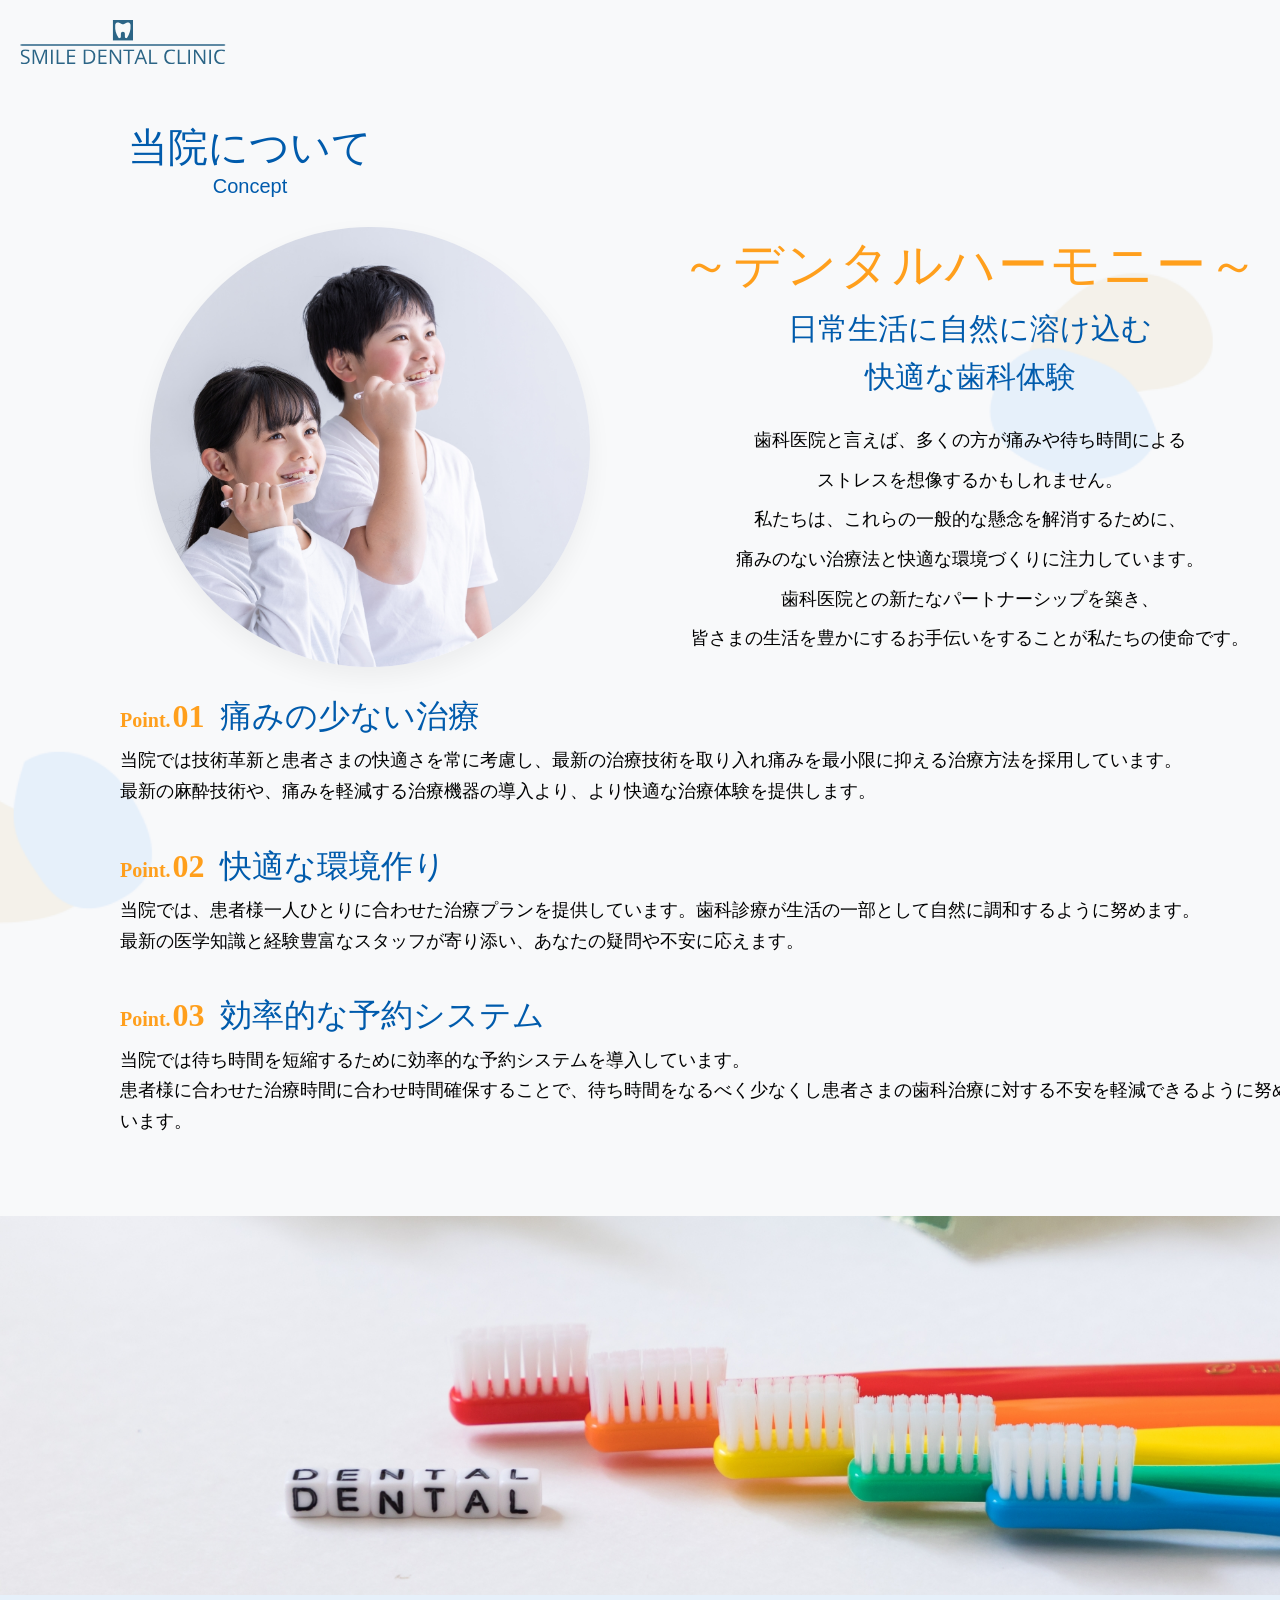
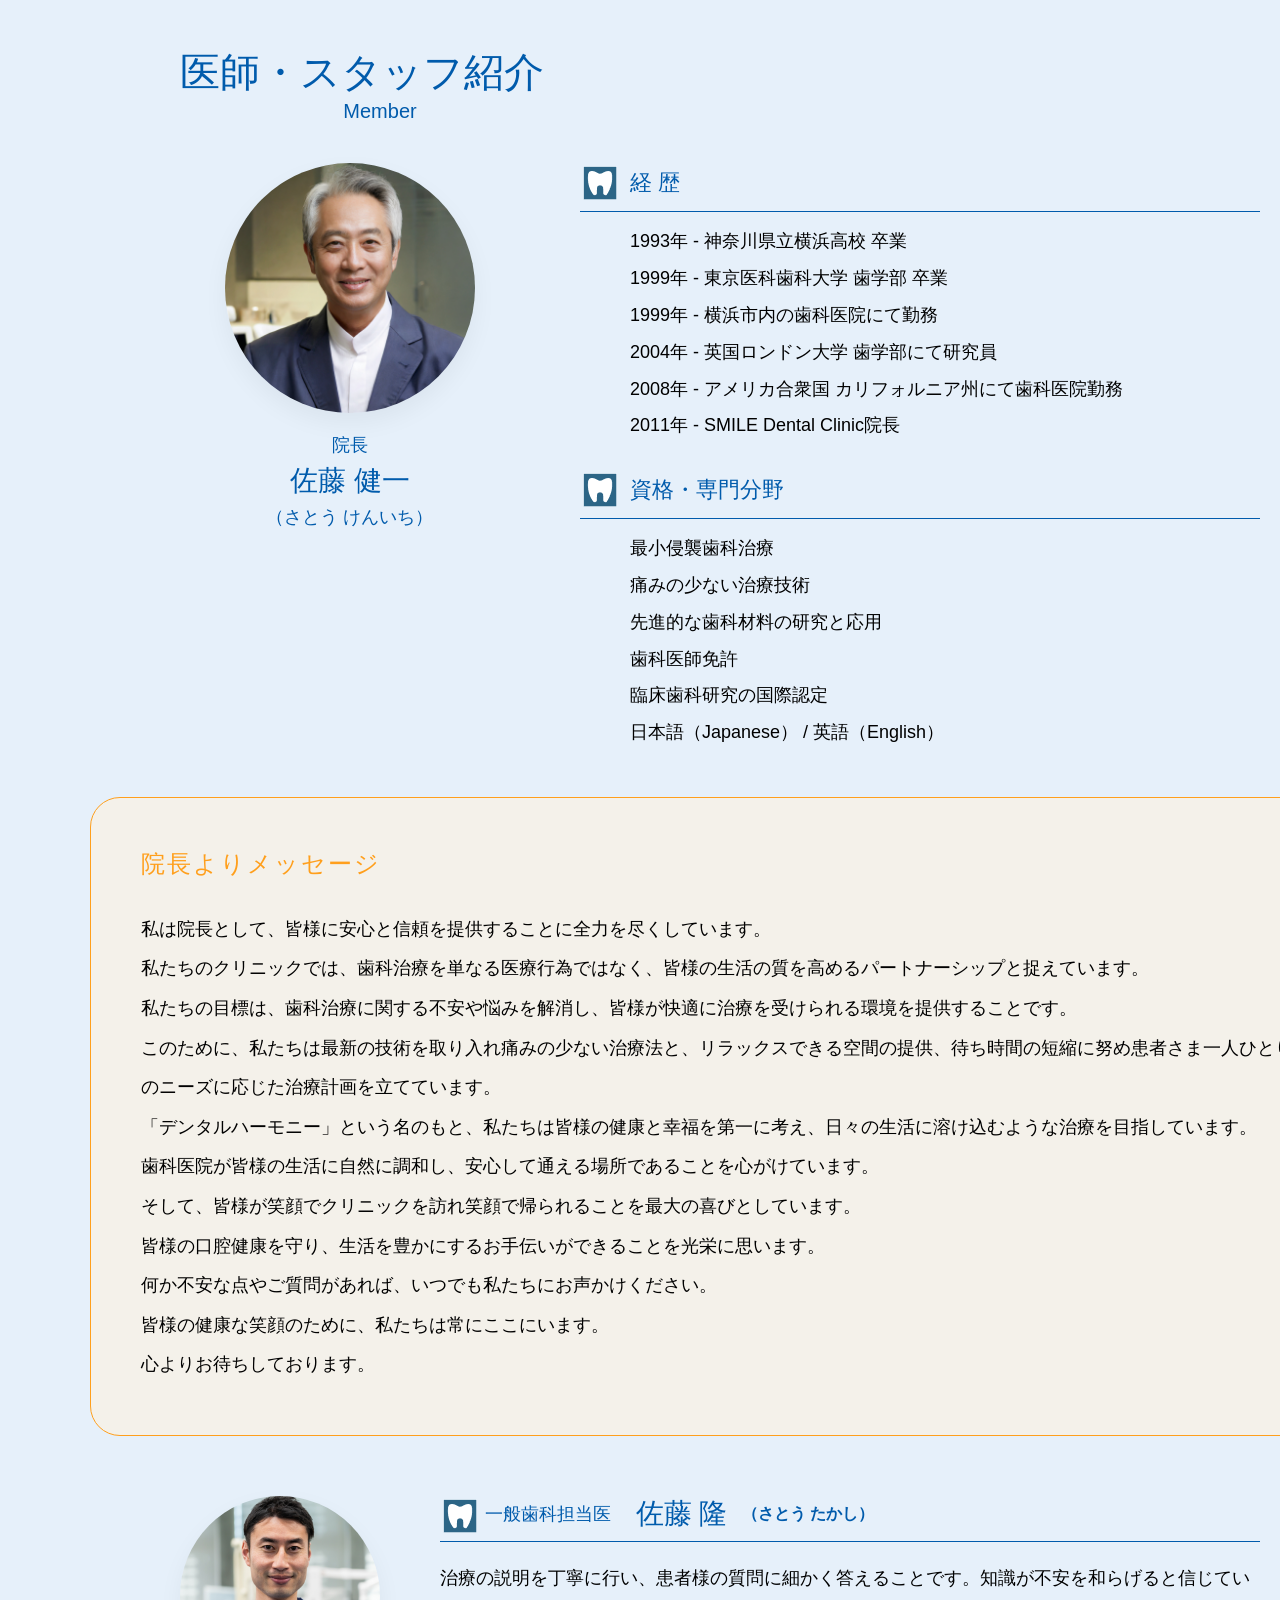
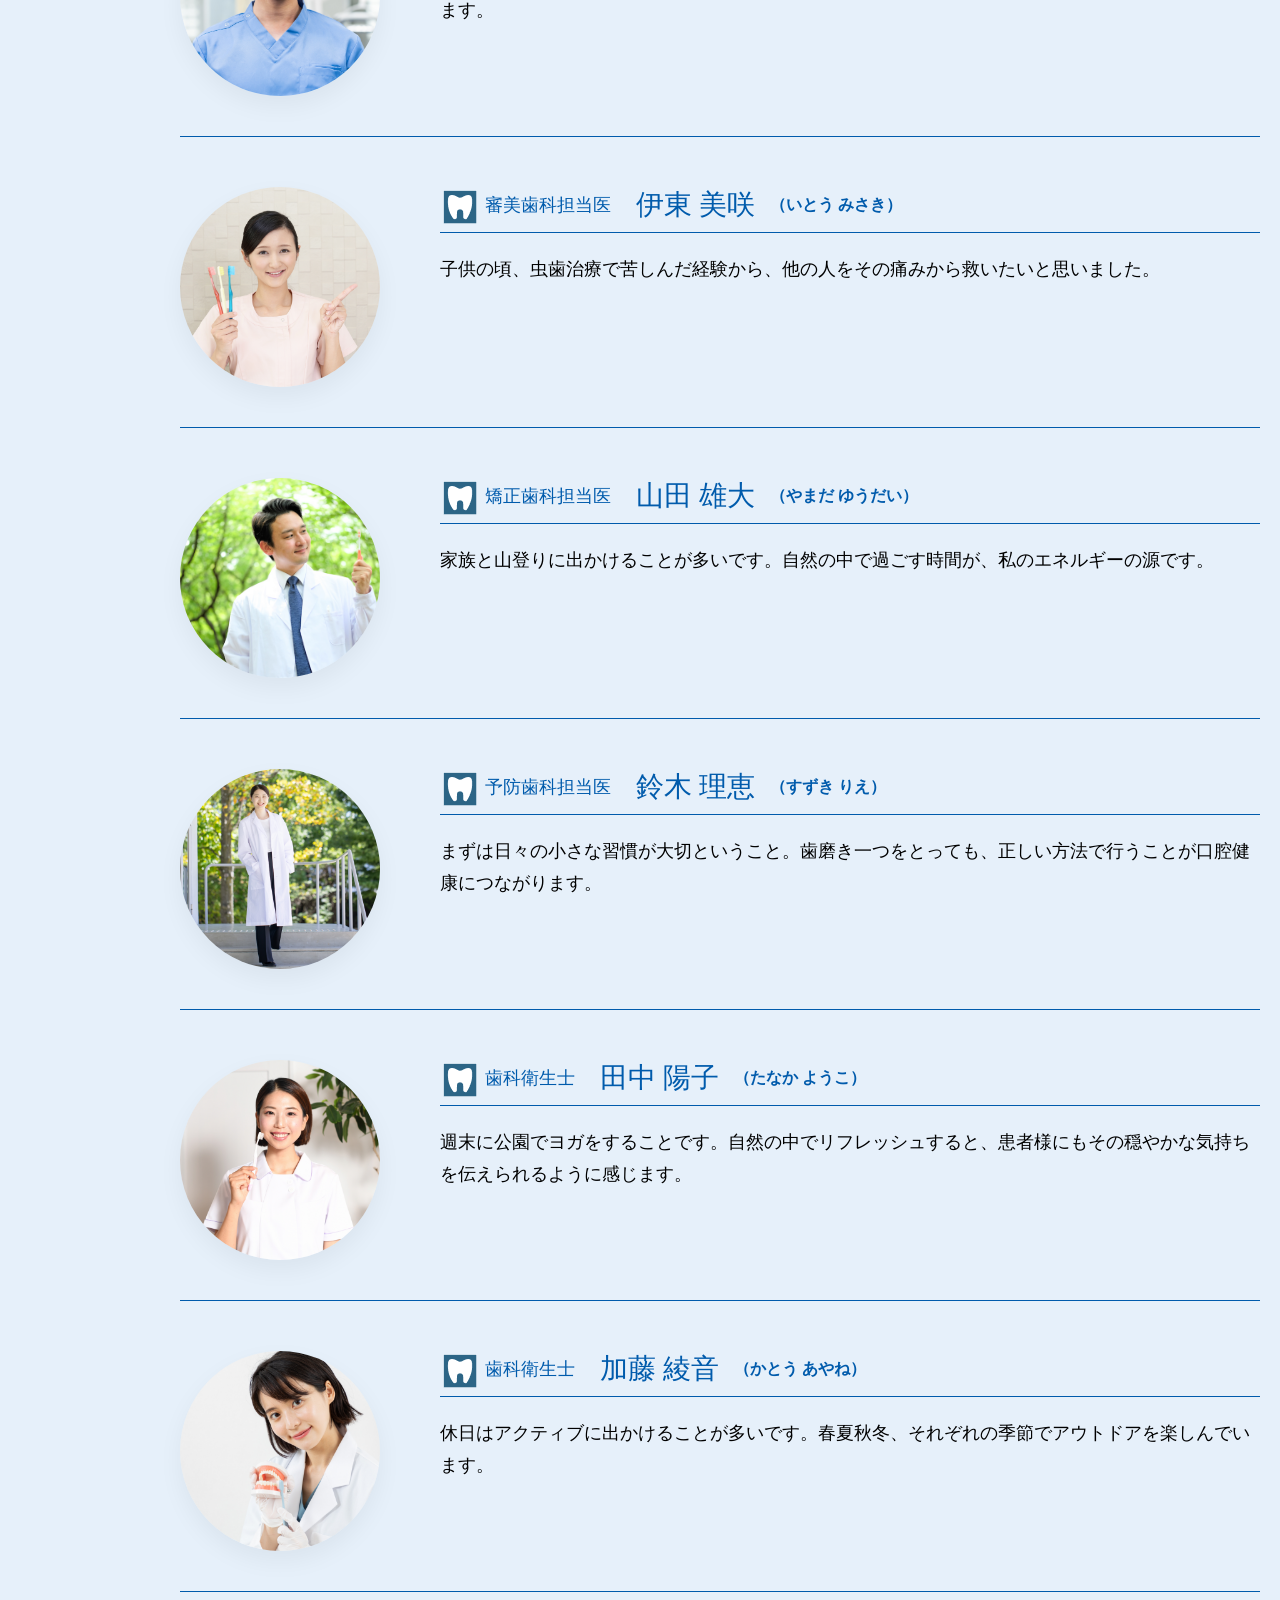
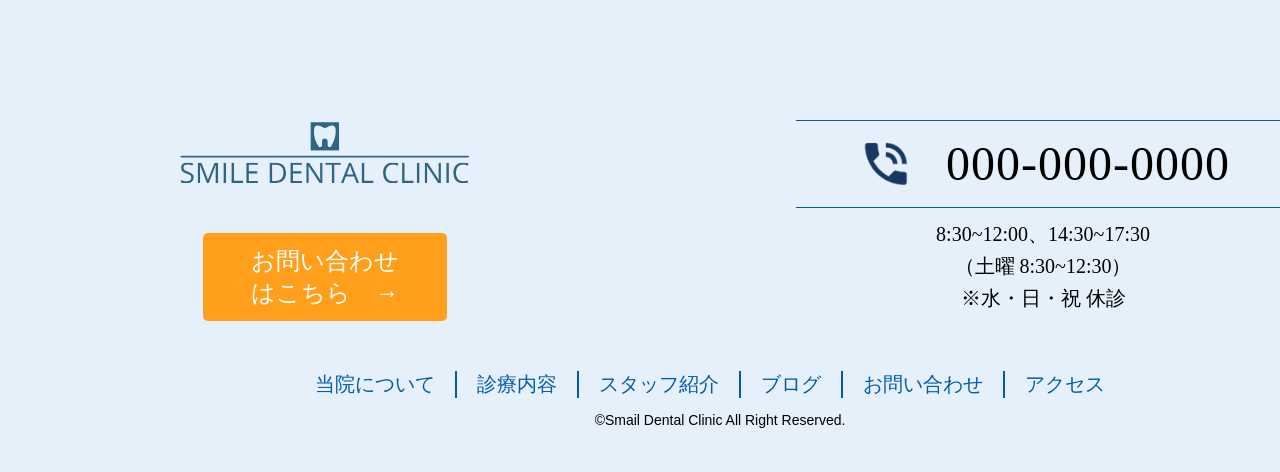
<file: CONCEPT_MEMBER/concept-menber.html>
<!DOCTYPE html>
<html>
  <head>
    <title>SMILE DENTAL CLINIC-Medical</title>
    <meta charset="UTF-8">
    <meta name="description" content="診療案内">
    <meta name="viewport" content="width=device-width, initial-scale=1">
    <link rel="stylesheet" type="text/css" href="../CSS/main_styles.css">
    <link rel="stylesheet" type="text/css" href="../CSS/concept_menber.css">
 </head>
 <body>
   <!-- ここからヘッダー -->
   <header>
    <a class="logo" href="index.html" >
      <img src="../images/logo/smile-dental-clinic-high-resolution-logo-transparent.svg" alt="クリニック名">
    </a>
    <!-- ハンバーガーメニュー -->
    <button id="menu-icon" onclick="document.getElementById('nav-menu').style.display = 'block'">
      <img src="../images/icon/メニューアイコン.png" alt="ハンバーガーメニューを開く">
    </button>
    <!-- ナビゲーションメニュー -->
    <div id="nav-menu">
      <button id="close" onclick="document.getElementById('nav-menu').style.display = 'none'">
        <img src="../images/icon/クローズアイコン.png" alt="ナビゲーションを閉じる">
      </button>
      
      <p class="menu-title">MENU</p>

      <nav>
        <ul>
          <li><a class="menu" href="../index.html"onclick="document.getElementById('nav-menu').style.display = 'none'">ホーム</a></li>
          <li><a class="menu" href="../index.html#concept"onclick="document.getElementById('nav-menu').style.display = 'none'">当院について</a></li>
          <li>
            <a class="menu" href="../index.html#medical-section"onclick="document.getElementById('nav-menu').style.display = 'none'">診療案内</a>
            <ul class="sub-menu">
              <li><a href="../MEDICAL/medical.html#general"onclick="document.getElementById('nav-menu').style.display = 'none'">一般歯科</a></li>
              <li><a href="../MEDICAL/medical.html#aesthetic"onclick="document.getElementById('nav-menu').style.display = 'none'">審美歯科</a></li>
              <li><a href="../MEDICAL/medical.html#preventive"onclick="document.getElementById('nav-menu').style.display = 'none'">予防歯科</a></li>
            </ul>
          </li>
           <li>
            <a class="menu" href="../index.html#director"onclick="document.getElementById('nav-menu').style.display = 'none'">スタッフ紹介</a>
            <ul class="sub-menu">
              <li><a href="../index.html#director">院長紹介</a></li>
              <li><a href="../CONCEPT_MEMBER/concept-menber.html#director"onclick="document.getElementById('nav-menu').style.display = 'none'">スタッフ紹介</a></li>
            </ul>
          </li>
          <li>
            <a class="menu" href="../index.html#news-section"onclick="document.getElementById('nav-menu').style.display = 'none'">お知らせ</a>
            <ul class="sub-menu">
              <li><a href="../NEWS/newslist.html#news"onclick="document.getElementById('nav-menu').style.display = 'none'">お知らせ</a></li>
              <li><a href="../NEWS/newslist.html#voice"onclick="document.getElementById('nav-menu').style.display = 'none'">患者様の声</a></li>
              <li><a href="../NEWS/newslist.html#bolg"onclick="document.getElementById('nav-menu').style.display = 'none'">スタッフブログ</a></li>
            </ul>
          </li>
           <li>
            <a class="menu" href="../index.html#contact-section"onclick="document.getElementById('nav-menu').style.display = 'none'">お問い合わせ</a>
            <ul class="sub-menu">
              <li><a href="../index.html#main-visual">電話予約</a></li>
              <li><a href="../CONTACT/contact.html"onclick="document.getElementById('nav-menu').style.display = 'none'">WEBお問い合わせ</a></li>
            </ul>
          </li>
          <li><a class="menu" href="../index.html#access"onclick="document.getElementById('nav-menu').style.display = 'none'">アクセス</a></li>
        </ul>
      </nav>
    </div>
   </header>
  <!-- ヘッダーここまで -->

    <article>
      <!-- 当院について -->
      <section id="concept" class="concept-section">
        <div class="concept-container">
          <div class="section-header">
            <h2 class="concept-title">当院について</h2>
            <p class="concept-subtitle">Concept</p>
          </div>
          <!-- キャッチコピー -->
          <div class="concept-main-layout">
            <!-- 丸の写真 -->
            <div class="concept-photo">
              <img src="img/笑顔の子供.jpg" alt="歯磨きする子どもたち">
            </div>
            <div class="concept-message">
              <h3 class="concept-catch-main">～デンタルハーモニー～</h3>
              <p class="concept-catch-sub">日常生活に自然に溶け込む<br>快適な歯科体験</p>
              <p class="concept-text">
                歯科医院と言えば、多くの方が痛みや待ち時間による<br>ストレスを想像するかもしれません。<br>
                私たち​​は、これらの一般的な懸念を解消するために、<br>痛みのない治療法と快適な環境づくりに注力しています。<br>
                歯科医院との新たなパートナーシップを築き、<br>皆さまの生活を豊かにするお手伝いをすることが私たちの使命です。
              </p>
            </div>  
          </div>
          <!-- CONCEPTポイント -->
          <div class="concept-point-area">
            <div class="point-item">
              <div class="point-heading">
              <h3 class="point-num"><span>Point.</span>01</h3>
              <h3 class="point-title">痛みの少ない治療</h3>
              </div>
              <p class="point-desc">当院では技術革新と患者さまの快適さを常に考慮し、最新の治療技術を取り入れ痛みを最小限に抑える治療方法を採用しています。<br>最新の麻酔技術や、痛みを軽減する治療機器の導入より、より快適な治療体験を提供します。</p>
            </div>
            <div class="point-item">
              <div class="point-heading">
              <h3 class="point-num"><span>Point.</span>02</h3>
              <h3 class="point-title">快適な環境作り</h3>
              </div>
              <p class="point-desc">当院では、患者様一人ひとりに合わせた治療プランを提供しています。歯科診療が生活の一部として自然に調和するように努めます。<br>最新の医学知識と経験豊富なスタッフが寄り添い、あなたの疑問や不安に応えます。</p>
              </div>
             <div class="point-item">
              <div class="point-heading">
              <h3 class="point-num"><span>Point.</span>03</h3>
              <h3 class="point-title">効率的な予約システム</h3>
              </div>
              <p class="point-desc">当院では待ち時間を短縮するために効率的な予約システムを導入しています。<br>患者様に合わせた治療時間に合わせ時間確保することで、待ち時間をなるべく少なくし患者さまの歯科治療に対する不安を軽減できるように努めています。</p>
            </div>
          </div>
        </div>
        <div class="section-divider">
          <img src="img/歯ブラシ.jpg" alt="歯ブラシの仕切り">
        </div>
      </section>

      <!-- 医師・スタッフ紹介（院長紹介） -->
      <section id="director" class="director-section">
        <div class="director-container">
          
          <!-- セクション見出し -->
          <div class="section-staff-header">
            <h2 class="concept-title">医師・スタッフ紹介</h2>
            <p class="concept-subtitle">Member</p>
          </div>

          <!-- メインコンテンツ（左：写真＆名前 / 右：経歴・資格） -->
          <div class="director-main-content">
            <!-- 左側：院長写真と名前 -->
            <div class="director-profile-col">
              <div class="director-photo-circle">
                <img src="img/incho.jpg" alt="院長 佐藤健一">
              </div>
              <p class="director-name-area">
                <span class="director-position">院長</span>
                <span class="director-fullname">佐藤 健一</span>
                <span class="director-ruby">（さとう けんいち）</span>
              </p>
            </div>

            <!-- 右側：経歴・資格・専門分野 -->
            <div class="director-info-col">
              <!-- 経歴 -->
              <div class="info-block">
                <h3 class="info-heading">経 歴</h3>
                <ul class="info-list">
                  <li>1993年 - 神奈川県立横浜高校 卒業</li>
                  <li>1999年 - 東京医科歯科大学 歯学部 卒業</li>
                  <li>1999年 - 横浜市内の歯科医院にて勤務</li>
                  <li>2004年 - 英国ロンドン大学 歯学部にて研究員</li>
                  <li>2008年 - アメリカ合衆国 カリフォルニア州にて歯科医院勤務</li>
                  <li>2011年 - SMILE Dental Clinic院長</li>
                </ul>
              </div>

              <!-- 資格・専門分野 -->
              <div class="info-block">
                <h3 class="info-heading">資格・専門分野</h3>
                <ul class="info-list">
                  <li>最小侵襲歯科治療</li>
                  <li>痛みの少ない治療技術</li>
                  <li>先進的な歯科材料の研究と応用</li>
                  <li>歯科医師免許</li>
                  <li>臨床歯科研究の国際認定</li>
                  <li>日本語（Japanese） / 英語（English）</li>
                </ul>
              </div>
            </div>
          </div>
        </div>
          <!-- 院長よりメッセージ -->
          <div class="director-message-box">
            <h3 class="message-title">院長よりメッセージ</h3>
            <p class="message-text">
              私は院長として、皆様に安心と信頼を提供することに全力を尽くしています。<br>
              私たちのクリニックでは、歯科治療を単なる医療行為ではなく、皆様の生活の質を高めるパートナーシップと捉えています。<br>
              私たちの目標は、歯科治療に関する不安や悩みを解消し、皆様が快適に治療を受けられる環境を提供することです。<br>
              このために、私たちは最新の技術を取り入れ痛みの少ない治療法と、リラックスできる空間の提供、待ち時間の短縮に努め患者さま一人ひとりのニーズに応じた治療計画を立てています。<br>
              「デンタルハーモニー」という名のもと、私たちは皆様の健康と幸福を第一に考え、日々の生活に溶け込むような治療を目指しています。<br>
              歯科医院が皆様の生活に自然に調和し、安心して通える場所であることを心がけています。<br>
              そして、皆様が笑顔でクリニックを訪れ笑顔で帰られることを最大の喜びとしています。<br>
              皆様の口腔健康を守り、生活を豊かにするお手伝いができることを光栄に思います。<br>
              何か不安な点やご質問があれば、いつでも私たちにお声かけください。<br>
              皆様の健康な笑顔のために、私たちは常にここにいます。<br>
              心よりお待ちしております。
            </p>
          </div>
        </div>

        <!-- スタッフ紹介 -->
          <div class="staff-list-area">
            <div class="staff-item">
              <div class="staff-photo-circle">
                <img src="img/sato.jpg" alt="佐藤隆">
              </div>
              <div class="staff-info-col">
                <h3 class="staff-heading">
                  <span class="staff-position">一般歯科担当医</span>
                  <span class="staff-name">佐藤 隆</span>
                  <span class="staff-ruby">（さとう たかし）</span>
                </h3>
                <p class="staff-desc">治療の説明を丁寧に行い、患者様の質問に細かく答えることです。知識が不安を和らげると信じています。</p>
              </div>
           </div>

            <div class="staff-item">
              <div class="staff-photo-circle">
                <img src="img/ito.jpg" alt="伊東美咲">
              </div>
              <div class="staff-info-col">
                <h3 class="staff-heading">
                  <span class="staff-position">審美歯科担当医</span>
                  <span class="staff-name">伊東 美咲</span>
                  <span class="staff-ruby">（いとう みさき）</span>
                </h3>
                <p class="staff-desc">子供の頃、虫歯治療で苦しんだ経験から、他の人をその痛みから救いたいと思いました。</p>
              </div>
            </div>

            <div class="staff-item">
              <div class="staff-photo-circle">
                 <img src="img/yamada.jpg" alt="山田雄大">
              </div>
              <div class="staff-info-col">
                <h3 class="staff-heading">
                  <span class="staff-position">矯正歯科担当医</span>
                  <span class="staff-name">山田 雄大</span>
                  <span class="staff-ruby">（やまだ ゆうだい）</span>
                </h3>
                <p class="staff-desc">家族と山登りに出かけることが多いです。自然の中で過ごす時間が、私のエネルギーの源です。</p>
              </div>
            </div>

            <div class="staff-item">
              <div class="staff-photo-circle">
                <img src="img/suzuki.jpg" alt="鈴木理恵">
              </div>
              <div class="staff-info-col">
                <h3 class="staff-heading">
                  <span class="staff-position">予防歯科担当医</span>
                  <span class="staff-name">鈴木 理恵</span>
                  <span class="staff-ruby">（すずき りえ）</span>
                </h3>
                <p class="staff-desc">まずは日々の小さな習慣が大切ということ。歯磨き一つをとっても、正しい方法で行うことが口腔健康につながります。</p>
              </div>
            </div>

            <div class="staff-item">
              <div class="staff-photo-circle">
                <img src="img/tanaka.jpg" alt="田中陽子">
              </div>
              <div class="staff-info-col">
                <h3 class="staff-heading">
                  <span class="staff-position">歯科衛生士</span>
                  <span class="staff-name">田中 陽子</span>
                  <span class="staff-ruby">（たなか ようこ）</span>
                </h3>
                <p class="staff-desc">週末に公園でヨガをすることです。自然の中でリフレッシュすると、患者様にもその穏やかな気持ちを伝えられるように感じます。</p>
              </div>
            </div>

            <div class="staff-item">
              <div class="staff-photo-circle">
                <img src="img/kato.jpg" alt="加藤綾音">
              </div>
              <div class="staff-info-col">
                <h3 class="staff-heading">
                  <span class="staff-position">歯科衛生士</span>
                  <span class="staff-name">加藤 綾音</span>
                  <span class="staff-ruby">（かとう あやね）</span>
                </h3>
                <p class="staff-desc">休日はアクティブに出かけることが多いです。春夏秋冬、それぞれの季節でアウトドアを楽しんでいます。</p>
              </div>
            </div>
          </div>    
      </section>
    </article>

   <!-- フッターここから -->
  <footer>
    <div class="footer-top">
    <div id="footer-left-container">
      <a class="logo" href="../index.html">
        <img src="../images/logo/smile-dental-clinic-high-resolution-logo-transparent.svg" alt="smiledentalclinic">
      </a>
      <div class="btn-wrapper">
        <a href="../index.html#contact-section" class="btn">お問い合わせ<br>はこちら　&rarr;</a>
      </div>
    </div>
    <div id="footer-right-container">
      <div class="phone-info-row">
        <img class="ringer-volume" src="../images/icon/Ringer-Volume.png" alt="電話のアイコン">
        <div class="tel-numbar">000-000-0000</div>
      </div>
      <div class="text02">
        8:30~12:00、14:30~17:30<br>
        （土曜 8:30~12:30）<br>
        ※水・日・祝 休診
      </div>
    </div>
    </div>
    <div id="footer-link">
      <a href="../index.html#concept">当院について</a>
      <a href="../index.html#medical-section">診療内容</a>
      <a href="../index.html#director">スタッフ紹介</a>
      <a href="../index.html#blog">ブログ</a>
      <a href="../index.html#contact-section">お問い合わせ</a>
      <a href="../index.html#access">アクセス</a>
    </div>
    <div id="copyright">
      <p>&copy;Smail Dental Clinic All Right Reserved.</p>
    </div>
  </footer>
 </body>
</html>
</file>
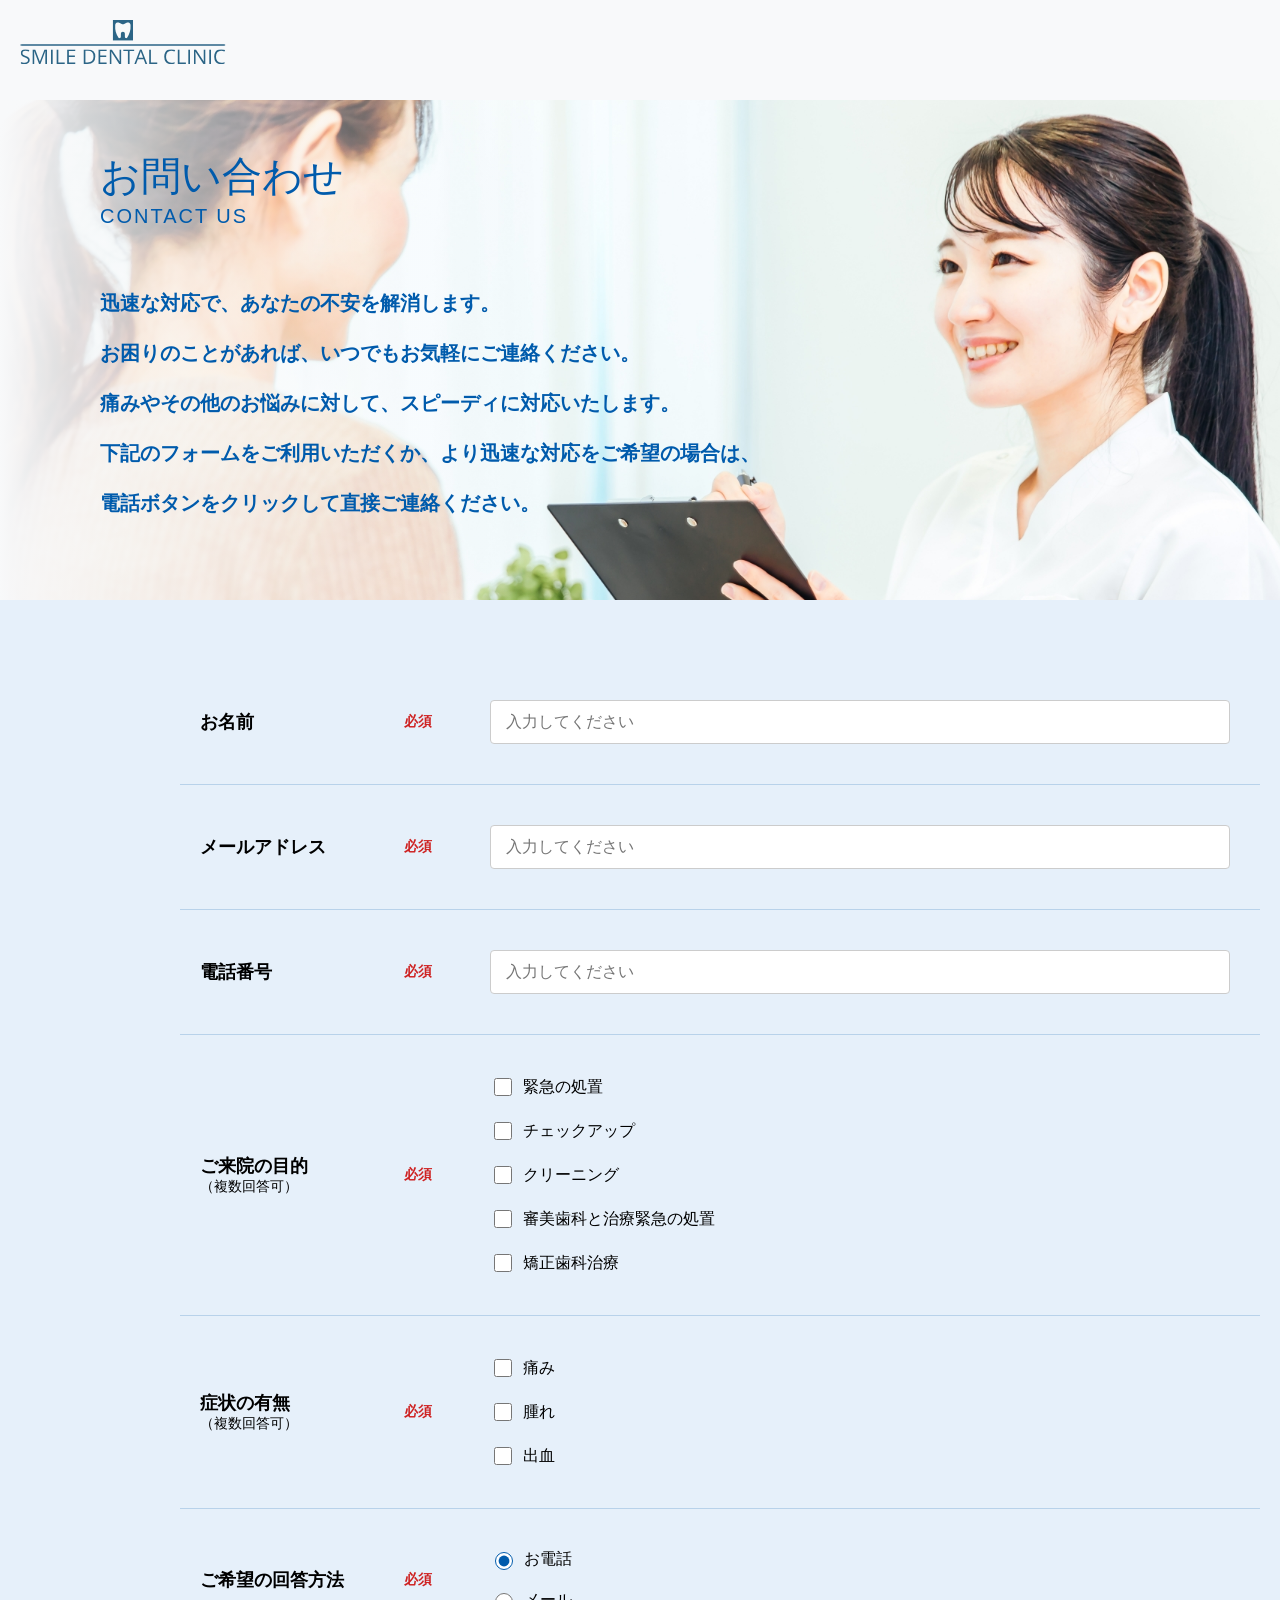
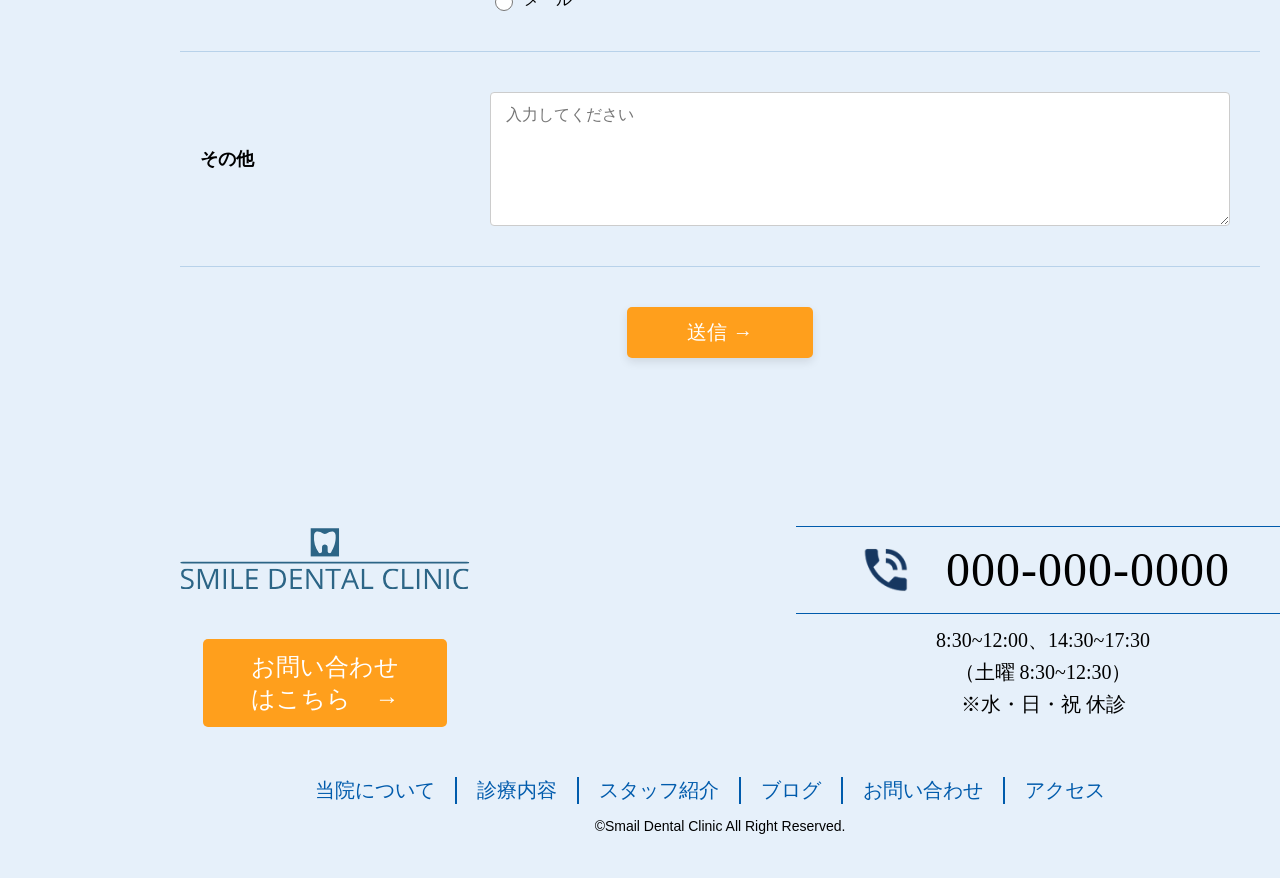
<file: CONTACT/contact.html>
<!DOCTYPE html>
<html>
  <head>
    <title>SMILE DENTAL CLINIC-Contact</title>
    <meta charset="UTF-8">
    <meta name="description" content="問い合わせ">
    <meta name="viewport" content="width=device-width, initial-scale=1">
    <link rel="stylesheet" type="text/css" href="../CSS/main_styles.css">
    <link rel="stylesheet" type="text/css" href="../CSS/contact.css">
 </head>
 <body>
   <!-- ここからヘッダー -->
   <header>
    <a class="logo" href="index.html" >
      <img src="../images/logo/smile-dental-clinic-high-resolution-logo-transparent.svg" alt="クリニック名">
    </a>
    <!-- ハンバーガーメニュー -->
    <button id="menu-icon" onclick="document.getElementById('nav-menu').style.display = 'block'">
      <img src="../images/icon/メニューアイコン.png" alt="ハンバーガーメニューを開く">
    </button>
    <!-- ナビゲーションメニュー -->
    <div id="nav-menu">
      <button id="close" onclick="document.getElementById('nav-menu').style.display = 'none'">
        <img src="../images/icon/クローズアイコン.png" alt="ナビゲーションを閉じる">
      </button>
      
      <p class="menu-title">MENU</p>

      <nav>
        <ul>
          <li><a class="menu" href="../index.html"onclick="document.getElementById('nav-menu').style.display = 'none'">ホーム</a></li>
          <li><a class="menu" href="../index.html#concept"onclick="document.getElementById('nav-menu').style.display = 'none'">当院について</a></li>
          <li>
            <a class="menu" href="../index.html#medical-section"onclick="document.getElementById('nav-menu').style.display = 'none'">診療案内</a>
            <ul class="sub-menu">
              <li><a href="../MEDICAL/medical.html#general"onclick="document.getElementById('nav-menu').style.display = 'none'">一般歯科</a></li>
              <li><a href="../MEDICAL/medical.html#aesthetic"onclick="document.getElementById('nav-menu').style.display = 'none'">審美歯科</a></li>
              <li><a href="../MEDICAL/medical.html#preventive"onclick="document.getElementById('nav-menu').style.display = 'none'">予防歯科</a></li>
            </ul>
          </li>
           <li>
            <a class="menu" href="../index.html#director"onclick="document.getElementById('nav-menu').style.display = 'none'">スタッフ紹介</a>
            <ul class="sub-menu">
              <li><a href="../index.html#director">院長紹介</a></li>
              <li><a href="../CONCEPT_MEMBER/concept-menber.html#director"onclick="document.getElementById('nav-menu').style.display = 'none'">スタッフ紹介</a></li>
            </ul>
          </li>
          <li>
            <a class="menu" href="../index.html#news-section"onclick="document.getElementById('nav-menu').style.display = 'none'">お知らせ</a>
            <ul class="sub-menu">
              <li><a href="../NEWS/newslist.html#news"onclick="document.getElementById('nav-menu').style.display = 'none'">お知らせ</a></li>
              <li><a href="../NEWS/newslist.html#voice"onclick="document.getElementById('nav-menu').style.display = 'none'">患者様の声</a></li>
              <li><a href="../NEWS/newslist.html#bolg"onclick="document.getElementById('nav-menu').style.display = 'none'">スタッフブログ</a></li>
            </ul>
          </li>
           <li>
            <a class="menu" href="../index.html#contact-section"onclick="document.getElementById('nav-menu').style.display = 'none'">お問い合わせ</a>
            <ul class="sub-menu">
              <li><a href="../index.html#main-visual">電話予約</a></li>
              <li><a href="../CONTACT/contact.html"onclick="document.getElementById('nav-menu').style.display = 'none'">WEBお問い合わせ</a></li>
            </ul>
          </li>
          <li><a class="menu" href="../index.html#access"onclick="document.getElementById('nav-menu').style.display = 'none'">アクセス</a></li>
        </ul>
      </nav>
    </div>
   </header>
  <!-- ヘッダーここまで -->

  <!-- お問い合わせフォーム -->
  <main>
    <article>
      <!-- TOPview -->
      <section id="topview">
        <div class="topview-wrapper">
          <div class="gradient-overlay"></div>
          <img src="../images/img/問診中のstaff.img.jpg" alt="問診しているスタッフ">
            <!-- ページ見出し＆リード文 -->
          <div class="topview-content">
            <div class="contact-page-header">
              <h2 class="contact-page-title">お問い合わせ</h2>
              <p class="contact-page-subtitle">CONTACT US</p>
            </div>
            <!-- リード文テキスト -->
            <div id="topmessage">
              <p>迅速な対応で、あなたの不安を解消します。<br>
                お困りのことがあれば、いつでもお気軽にご連絡ください。<br>
                痛みやその他のお悩みに対して、スピーディに対応いたします。<br>
                下記のフォームをご利用いただくか、より迅速な対応をご希望の場合は、<br>電話ボタンをクリックして直接ご連絡ください。
              </p>
            </div>
          </div>
        </div>
      </section>
      <section class="contact-page-section">
        <div class="contact-page-container">
          <!-- フォーム本体（青い枠線デザイン） -->
          <form action="#" method="POST" class="contact-form-box">
            <!-- お名前 -->
             <div class="form-row">
              <div class="form-label">
                <span>お名前</span>
                <span class="required-badge">必須</span>
              </div>
              <div class="form-input">
                <input type="text" name="name" placeholder="入力してください" required>
              </div>
             </div>

            <!-- メールアドレス -->
             <div class="form-row">
              <div class="form-label">
                <span>メールアドレス</span>
                <span class="required-badge">必須</span>
              </div>
              <div class="form-input">
                <input type="email" name="email" placeholder="入力してください" required>
              </div>
             </div>

            <!-- 電話番号 -->
             <div class="form-row">
              <div class="form-label">
                <span>電話番号</span>
                <span class="required-badge">必須</span>
              </div>
              <div class="form-input">
                <input type="tel" name="tel" placeholder="入力してください" required>
              </div>
             </div>

            <!-- ご来院の目的 -->
             <div class="form-row">
              <div class="form-label">
                <span>ご来院の目的<br><small>（複数回答可）</small></span>
                <span class="required-badge">必須</span>
              </div>
              <div class="form-input checkbox-group">
                <label><input type="checkbox" name="purpose" value="緊急の処置"> 緊急の処置</label>
                <label><input type="checkbox" name="purpose" value="チェックアップ"> チェックアップ</label>
                <label><input type="checkbox" name="purpose" value="クリーニング"> クリーニング</label>
                <label><input type="checkbox" name="purpose" value="審美歯科と治療緊急の処置"> 審美歯科と治療緊急の処置</label>
                <label><input type="checkbox" name="purpose" value="矯正歯科治療"> 矯正歯科治療</label>
              </div>
             </div>

            <!-- 症状の有無 -->
             <div class="form-row">
              <div class="form-label">
                <span>症状の有無<br><small>（複数回答可）</small></span>
                <span class="required-badge">必須</span>
              </div>
              <div class="form-input checkbox-group">
                <label><input type="checkbox" name="symptom" value="痛み"> 痛み</label>
                <label><input type="checkbox" name="symptom" value="腫れ"> 腫れ</label>
                <label><input type="checkbox" name="symptom" value="出血"> 出血</label>
              </div>
             </div>

            <!-- ご希望の回答方法 -->
             <div class="form-row">
              <div class="form-label">
                <span>ご希望の回答方法</span>
                <span class="required-badge">必須</span>
              </div>
              <div class="form-input radio-group">
                <label><input type="radio" name="reply_method" value="お電話" checked> お電話</label>
                <label><input type="radio" name="reply_method" value="メール"> メール</label>
              </div>
             </div>

            <!-- その他 -->
             <div class="form-row">
              <div class="form-label">
                <span>その他</span>
              </div>
              <div class="form-input">
                <textarea name="message" placeholder="入力してください" rows="6"></textarea>
              </div>
             </div>

            <!-- 送信ボタンエリア -->
            <div class="form-submit-area">
              <button type="submit" class="submit-btn">送信 &rarr;</button>
            </div>
          </form>
        </div>
      </section>
    </article>
  </main>

  <!-- フッターここから -->
  <footer>
    <div class="footer-top">
    <div id="footer-left-container">
      <a class="logo" href="../index.html">
        <img src="../images/logo/smile-dental-clinic-high-resolution-logo-transparent.svg" alt="smiledentalclinic">
      </a>
      <div class="btn-wrapper">
        <a href="../index.html#contact-section" class="btn">お問い合わせ<br>はこちら　&rarr;</a>
      </div>
    </div>
    <div id="footer-right-container">
      <div class="phone-info-row">
        <img class="ringer-volume" src="../images/icon/Ringer-Volume.png" alt="電話のアイコン">
        <div class="tel-numbar">000-000-0000</div>
      </div>
      <div class="text02">
        8:30~12:00、14:30~17:30<br>
        （土曜 8:30~12:30）<br>
        ※水・日・祝 休診
      </div>
    </div>
    </div>
    <div id="footer-link">
      <a href="../index.html#concept">当院について</a>
      <a href="../index.html#medical-section">診療内容</a>
      <a href="../index.html#director">スタッフ紹介</a>
      <a href="../index.html#blog">ブログ</a>
      <a href="../index.html#contact-section">お問い合わせ</a>
      <a href="../index.html#access">アクセス</a>
    </div>
    <div id="copyright">
      <p>&copy;Smail Dental Clinic All Right Reserved.</p>
    </div>
  </footer>
 </body>
</html>
</file>
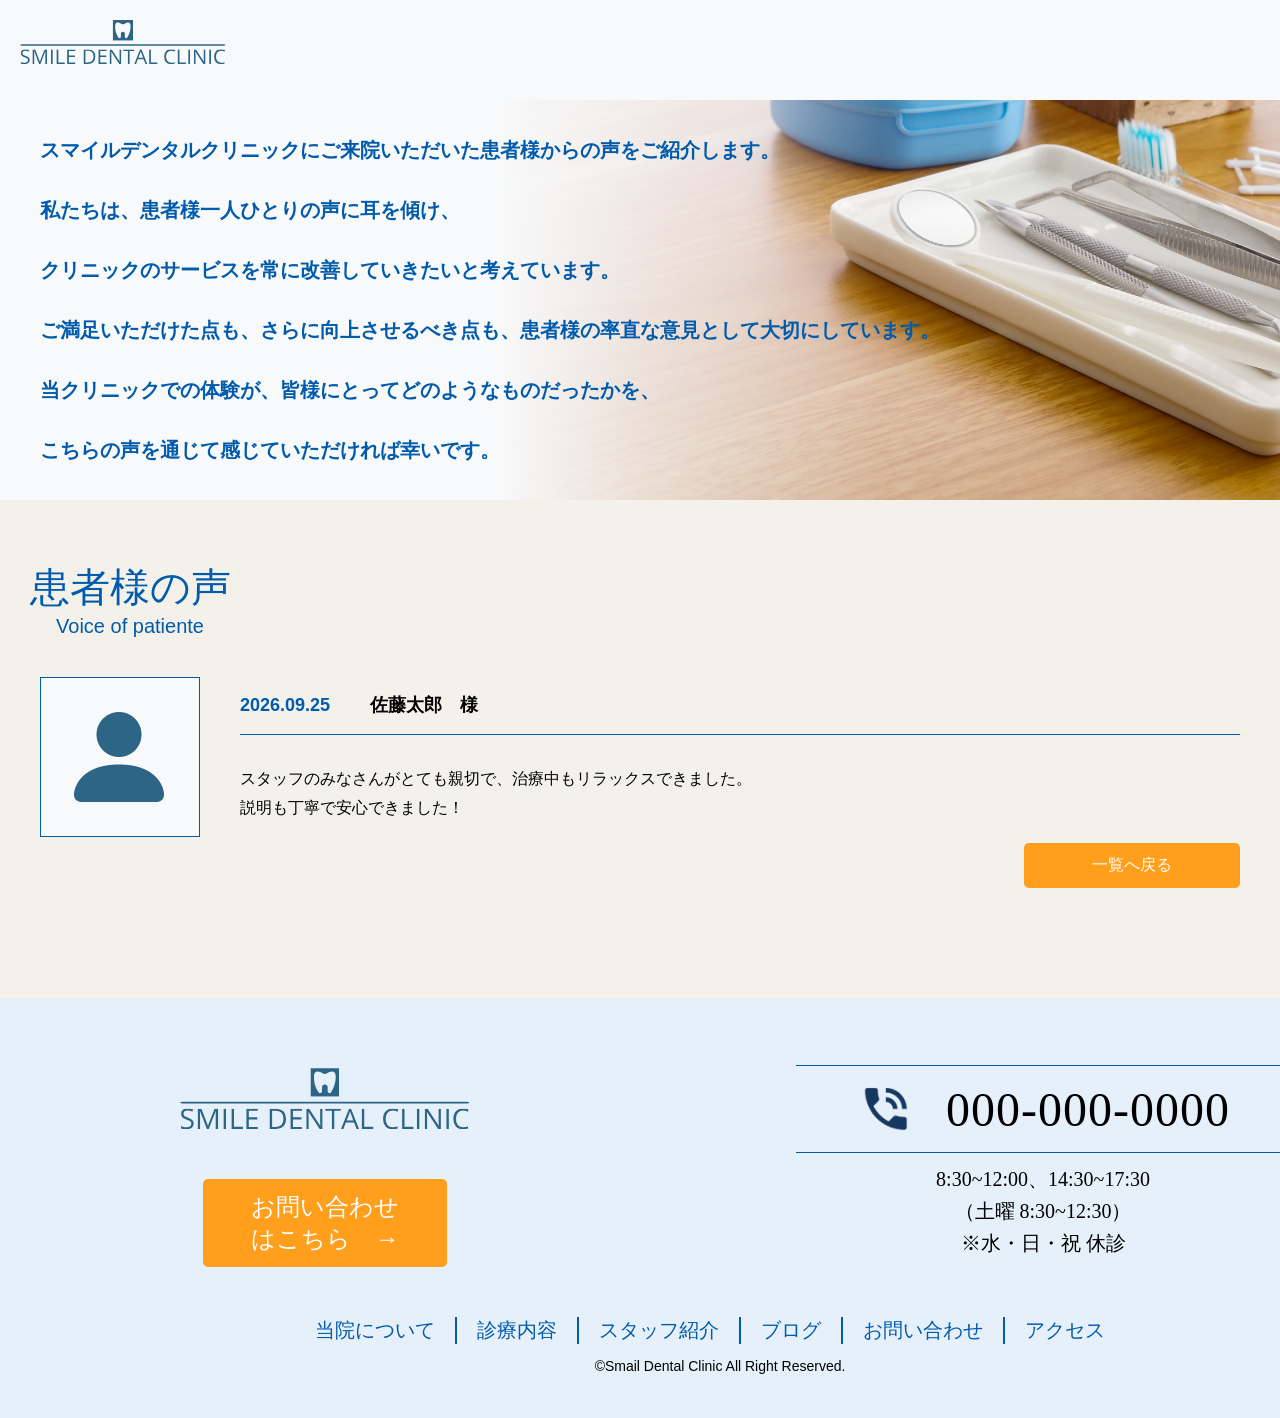
<file: CUSTOM/customervoice.html>
<!DOCTYPE html>
<html>
  <head>
    <title>SMILE DENTAL CLINIC - 患者様の声</title>
    <meta charset="UTF-8">
    <meta name="description" content="患者様の声">
    <meta name="viewport" content="width=device-width, initial-scale=1">
    <link rel="stylesheet" type="text/css" href="../CSS/main_styles.css">
    <link rel="stylesheet" type="text/css" href="../CSS/news_blog_voice.css">
 </head>
 <body>
   <!-- ここからヘッダー -->
   <header>
    <a class="logo" href="index.html" >
      <img src="../images/logo/smile-dental-clinic-high-resolution-logo-transparent.svg" alt="クリニック名">
    </a>
    <!-- ハンバーガーメニュー -->
    <button id="menu-icon" onclick="document.getElementById('nav-menu').style.display = 'block'">
      <img src="../images/icon/メニューアイコン.png" alt="ハンバーガーメニューを開く">
    </button>
    <!-- ナビゲーションメニュー -->
    <div id="nav-menu">
      <button id="close" onclick="document.getElementById('nav-menu').style.display = 'none'">
        <img src="../images/icon/クローズアイコン.png" alt="ナビゲーションを閉じる">
      </button>
      
      <p class="menu-title">MENU</p>

      <nav>
        <ul>
          <li><a class="menu" href="../index.html"onclick="document.getElementById('nav-menu').style.display = 'none'">ホーム</a></li>
          <li><a class="menu" href="../index.html#concept"onclick="document.getElementById('nav-menu').style.display = 'none'">当院について</a></li>
          <li>
            <a class="menu" href="../index.html#medical-section"onclick="document.getElementById('nav-menu').style.display = 'none'">診療案内</a>
            <ul class="sub-menu">
              <li><a href="../MEDICAL/medical.html#general"onclick="document.getElementById('nav-menu').style.display = 'none'">一般歯科</a></li>
              <li><a href="../MEDICAL/medical.html#aesthetic"onclick="document.getElementById('nav-menu').style.display = 'none'">審美歯科</a></li>
              <li><a href="../MEDICAL/medical.html#preventive"onclick="document.getElementById('nav-menu').style.display = 'none'">予防歯科</a></li>
            </ul>
          </li>
           <li>
            <a class="menu" href="index.html#director"onclick="document.getElementById('nav-menu').style.display = 'none'">スタッフ紹介</a>
            <ul class="sub-menu">
              <li><a href="../index.html#director">院長紹介</a></li>
              <li><a href="../CONCEPT_MEMBER/concept-menber.html#director"onclick="document.getElementById('nav-menu').style.display = 'none'">スタッフ紹介</a></li>
            </ul>
          </li>
          <li>
            <a class="menu" href="../index.html#news-section"onclick="document.getElementById('nav-menu').style.display = 'none'">お知らせ</a>
            <ul class="sub-menu">
              <li><a href="../NEWS/newslist.html#news"onclick="document.getElementById('nav-menu').style.display = 'none'">お知らせ</a></li>
              <li><a href="../NEWS/newslist.html#voice"onclick="document.getElementById('nav-menu').style.display = 'none'">患者様の声</a></li>
              <li><a href="../NEWS/newslist.html#bolg"onclick="document.getElementById('nav-menu').style.display = 'none'">スタッフブログ</a></li>
            </ul>
          </li>
           <li>
            <a class="menu" href="../index.html#contact-section"onclick="document.getElementById('nav-menu').style.display = 'none'">お問い合わせ</a>
            <ul class="sub-menu">
              <li><a href="tel:000000000">電話予約</a></li>
              <li><a href="../CONTACT/contact.html"onclick="document.getElementById('nav-menu').style.display = 'none'">WEBお問い合わせ</a></li>
            </ul>
          </li>
          <li><a class="menu" href="../index.html#access"onclick="document.getElementById('nav-menu').style.display = 'none'">アクセス</a></li>
        </ul>
      </nav>
    </div>
   </header>
  <!-- ヘッダーここまで -->

  <main>
    <article>
    <!-- TOPview -->
    <section id="topview">
      <div class="topview-wrapper">
        <div class="gradient-overlay"></div>
        <img src="../images/img/img_1.jpg" alt="テーブルと歯科医療器具">
      </div>
      <div id="topmessage">
        <p>スマイルデンタルクリニックにご来院いただいた患者様からの声をご紹介します。<br>
           私たちは、患者様一人ひとりの声に耳を傾け、<br>クリニックのサービスを常に改善していきたいと考えています。<br>
           ご満足いただけた点も、さらに向上させるべき点も、患者様の率直な意見として大切にしています。<br>
           当クリニックでの体験が、皆様にとってどのようなものだったかを、<br>こちらの声を通じて感じていただければ幸いです。</p>
      </div>
    </section>
    <section id="deta-section">
      <div class="deta-container">
        <div class="section-header">
          <h2 class="title">患者様の声</h2>
          <p class="subtitle">Voice of patiente</p>
        </div>
        <div class="voice-area">
        <div class="card-icon">
          <img src="../images/icon/humanアイコン.png" alt="人のアイコン">
        </div>
        <div class="card-content">
          <div class="card-meta">
            <p class="card">2026.09.25</p>
            <h2 class="voice-title">佐藤太郎　様</h2>
          </div>
          <p class="voice-text">スタッフのみなさんがとても親切で、治療中もリラックスできました。<br>説明も丁寧で安心できました！</p>
          <a href="../NEWS/newslist.html" class="btn">一覧へ戻る</a>
        </div>
      </div>
    </section>
      
    
    </article>
  </main>
  
  <!-- フッターここから -->
  <footer>
    <div class="footer-top">
    <div id="footer-left-container">
      <a class="logo" href="../index.html">
        <img src="../images/logo/smile-dental-clinic-high-resolution-logo-transparent.svg" alt="smiledentalclinic">
      </a>
      <div class="btn-wrapper">
        <a href="../index.html#contact-section" class="btn">お問い合わせ<br>はこちら　&rarr;</a>
      </div>
    </div>
    <div id="footer-right-container">
      <div class="phone-info-row">
        <img class="ringer-volume" src="../images/icon/Ringer-Volume.png" alt="電話のアイコン">
        <div class="tel-numbar">000-000-0000</div>
      </div>
      <div class="text02">
        8:30~12:00、14:30~17:30<br>
        （土曜 8:30~12:30）<br>
        ※水・日・祝 休診
      </div>
    </div>
    </div>
    <div id="footer-link">
      <a href="../index.html#concept">当院について</a>
      <a href="../index.html#medical-section">診療内容</a>
      <a href="../index.html#director">スタッフ紹介</a>
      <a href="../index.html#blog">ブログ</a>
      <a href="../index.html#contact-section">お問い合わせ</a>
      <a href="../index.html#access">アクセス</a>
    </div>
    <div id="copyright">
      <p>&copy;Smail Dental Clinic All Right Reserved.</p>
    </div>
  </footer>
 </body>
</html>
</file>
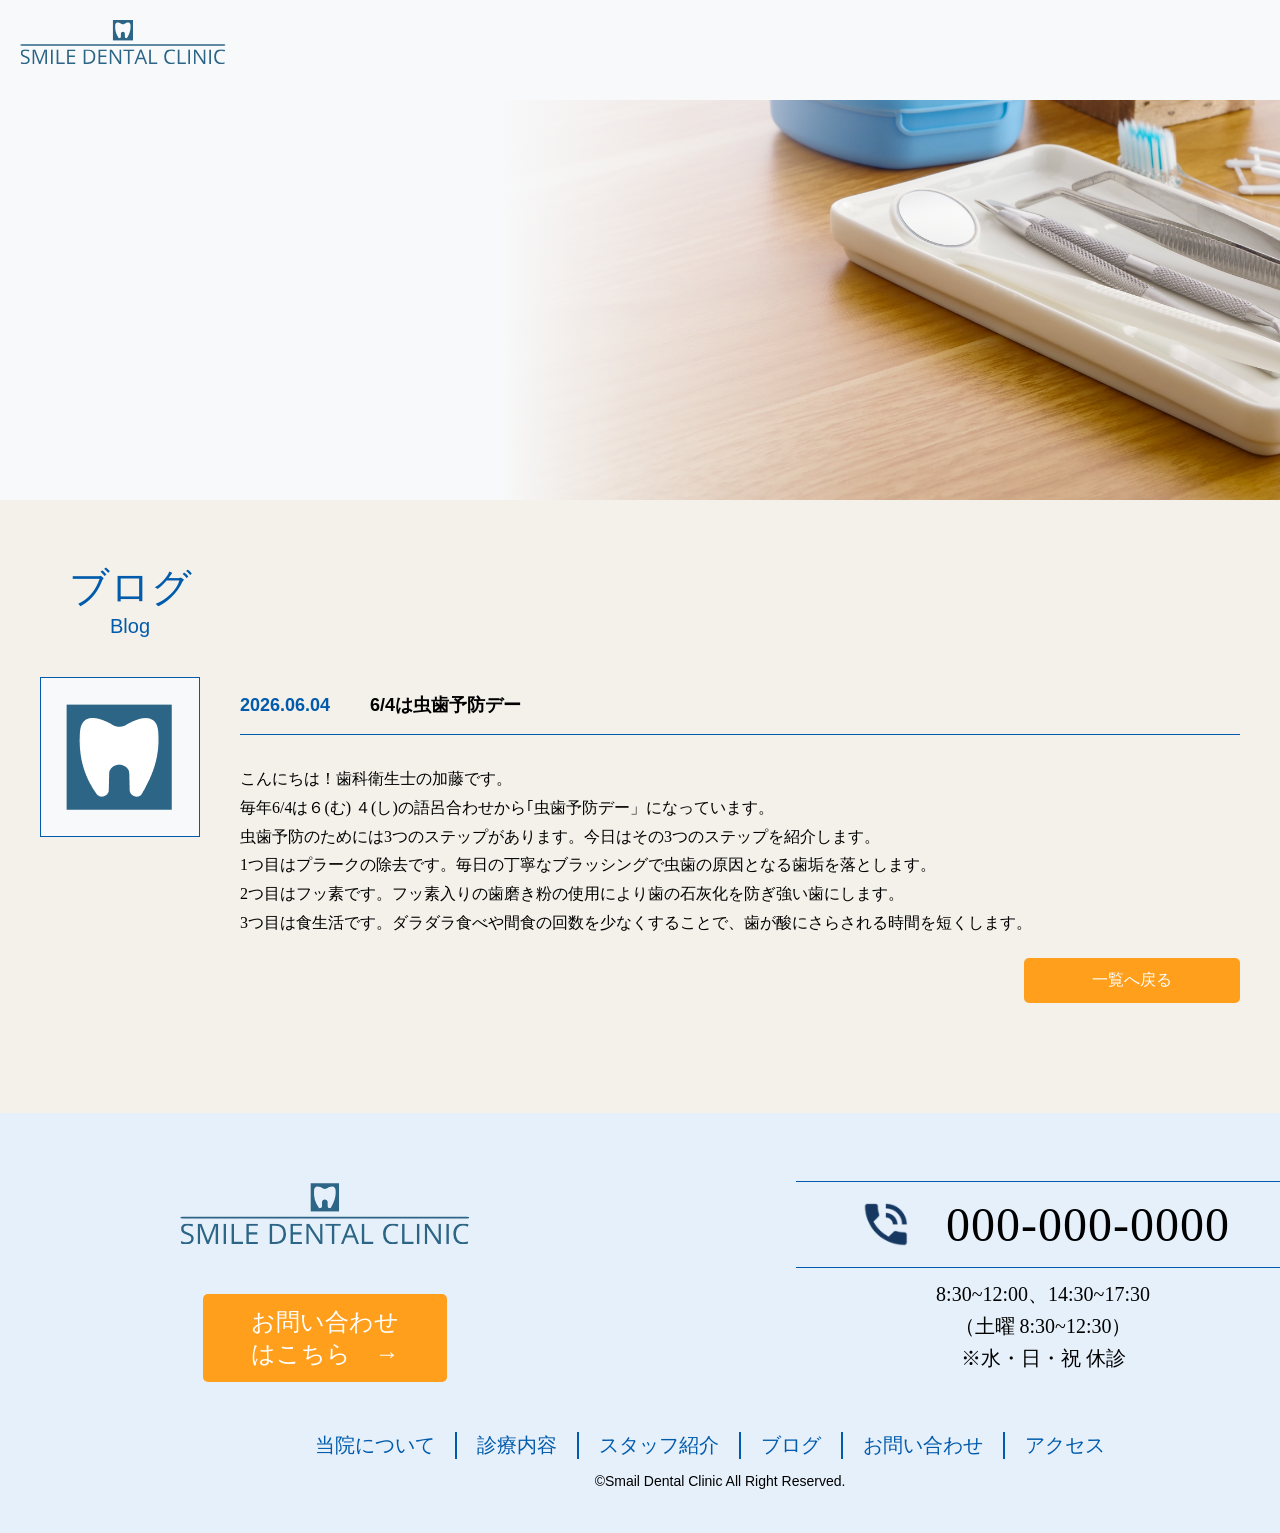
<file: CUSTOM/staffblog.html>
<!DOCTYPE html>
<html>
  <head>
    <title>SMILE DENTAL CLINIC - ブログ</title>
    <meta charset="UTF-8">
    <meta name="description" content="スタッフブログ">
    <meta name="viewport" content="width=device-width, initial-scale=1">
    <link rel="stylesheet" type="text/css" href="../CSS/main_styles.css">
    <link rel="stylesheet" type="text/css" href="../CSS/news_blog_voice.css">
 </head>
 <body>
  <!-- ここからヘッダー -->
   <header>
    <a class="logo" href="index.html" >
      <img src="../images/logo/smile-dental-clinic-high-resolution-logo-transparent.svg" alt="クリニック名">
    </a>
    <!-- ハンバーガーメニュー -->
    <button id="menu-icon" onclick="document.getElementById('nav-menu').style.display = 'block'">
      <img src="../images/icon/メニューアイコン.png" alt="ハンバーガーメニューを開く">
    </button>
    <!-- ナビゲーションメニュー -->
    <div id="nav-menu">
      <button id="close" onclick="document.getElementById('nav-menu').style.display = 'none'">
        <img src="../images/icon/クローズアイコン.png" alt="ナビゲーションを閉じる">
      </button>
      
      <p class="menu-title">MENU</p>

      <nav>
        <ul>
          <li><a class="menu" href="../index.html"onclick="document.getElementById('nav-menu').style.display = 'none'">ホーム</a></li>
          <li><a class="menu" href="../index.html#concept"onclick="document.getElementById('nav-menu').style.display = 'none'">当院について</a></li>
          <li>
            <a class="menu" href="../index.html#medical-section"onclick="document.getElementById('nav-menu').style.display = 'none'">診療案内</a>
            <ul class="sub-menu">
              <li><a href="../MEDICAL/medical.html#general"onclick="document.getElementById('nav-menu').style.display = 'none'">一般歯科</a></li>
              <li><a href="../MEDICAL/medical.html#aesthetic"onclick="document.getElementById('nav-menu').style.display = 'none'">審美歯科</a></li>
              <li><a href="../MEDICAL/medical.html#preventive"onclick="document.getElementById('nav-menu').style.display = 'none'">予防歯科</a></li>
            </ul>
          </li>
           <li>
            <a class="menu" href="index.html#director"onclick="document.getElementById('nav-menu').style.display = 'none'">スタッフ紹介</a>
            <ul class="sub-menu">
              <li><a href="../index.html#director">院長紹介</a></li>
              <li><a href="../CONCEPT_MEMBER/concept-menber.html#director"onclick="document.getElementById('nav-menu').style.display = 'none'">スタッフ紹介</a></li>
            </ul>
          </li>
          <li>
            <a class="menu" href="../index.html#news-section"onclick="document.getElementById('nav-menu').style.display = 'none'">お知らせ</a>
            <ul class="sub-menu">
              <li><a href="../NEWS/newslist.html#news"onclick="document.getElementById('nav-menu').style.display = 'none'">お知らせ</a></li>
              <li><a href="../NEWS/newslist.html#voice"onclick="document.getElementById('nav-menu').style.display = 'none'">患者様の声</a></li>
              <li><a href="../NEWS/newslist.html#bolg"onclick="document.getElementById('nav-menu').style.display = 'none'">スタッフブログ</a></li>
            </ul>
          </li>
           <li>
            <a class="menu" href="../index.html#contact-section"onclick="document.getElementById('nav-menu').style.display = 'none'">お問い合わせ</a>
            <ul class="sub-menu">
              <li><a href="tel:000000000">電話予約</a></li>
              <li><a href="../CONTACT/contact.html"onclick="document.getElementById('nav-menu').style.display = 'none'">WEBお問い合わせ</a></li>
            </ul>
          </li>
          <li><a class="menu" href="../index.html#access"onclick="document.getElementById('nav-menu').style.display = 'none'">アクセス</a></li>
        </ul>
      </nav>
    </div>
   </header>
  <!-- ヘッダーここまで -->

  <main>
    <article>
    <!-- TOPview -->
    <section id="topview">
      <div class="topview-wrapper">
        <div class="gradient-overlay"></div>
        <img src="../images/img/img_1.jpg" alt="テーブルと歯科医療器具">
      </div>
    </section>
    <section id="deta-section">
      <div class="deta-container">
        <div class="section-header">
          <h2 class="title">ブログ</h2>
          <p class="subtitle">Blog</p>
        </div>
        <div class="voice-area">
        <div class="card-icon">
          <img src="../images/icon/news-toothアイコン.png" alt="歯のアイコン">
        </div>
        <div class="card-content">
          <div class="card-meta">
            <p class="card">2026.06.04</p>
            <h2 class="voice-title">6/4は虫歯予防デー</h2>
          </div>
          <p class="voice-text">
            こんにちは！歯科衛生士の加藤です。<br>毎年6/4は６(む) ４(し)の語呂合わせから｢虫歯予防デー」になっています。<br>
            虫歯予防のためには3つのステップがあります。今日はその3つのステップを紹介します。<br>
            1つ目はプラークの除去です。毎日の丁寧なブラッシングで虫歯の原因となる歯垢を落とします。<br>
            2つ目はフッ素です。フッ素入りの歯磨き粉の使用により歯の石灰化を防ぎ強い歯にします。<br>
            3つ目は食生活です。ダラダラ食べや間食の回数を少なくすることで、歯が酸にさらされる時間を短くします。</p>
          <a href="../NEWS/newslist.html" class="btn">一覧へ戻る</a>
        </div>
      </div>
    </section>
      
    
    </article>
  </main>
  
  <!-- フッターここから -->
  <footer>
    <div class="footer-top">
    <div id="footer-left-container">
      <a class="logo" href="../index.html">
        <img src="../images/logo/smile-dental-clinic-high-resolution-logo-transparent.svg" alt="smiledentalclinic">
      </a>
      <div class="btn-wrapper">
        <a href="../index.html#contact-section" class="btn">お問い合わせ<br>はこちら　&rarr;</a>
      </div>
    </div>
    <div id="footer-right-container">
      <div class="phone-info-row">
        <img class="ringer-volume" src="../images/icon/Ringer-Volume.png" alt="電話のアイコン">
        <div class="tel-numbar">000-000-0000</div>
      </div>
      <div class="text02">
        8:30~12:00、14:30~17:30<br>
        （土曜 8:30~12:30）<br>
        ※水・日・祝 休診
      </div>
    </div>
    </div>
    <div id="footer-link">
      <a href="../index.html#concept">当院について</a>
      <a href="../index.html#medical-section">診療内容</a>
      <a href="../index.html#director">スタッフ紹介</a>
      <a href="../index.html#blog">ブログ</a>
      <a href="../index.html#contact-section">お問い合わせ</a>
      <a href="../index.html#access">アクセス</a>
    </div>
    <div id="copyright">
      <p>&copy;Smail Dental Clinic All Right Reserved.</p>
    </div>
  </footer>
 </body>
</html>
</file>
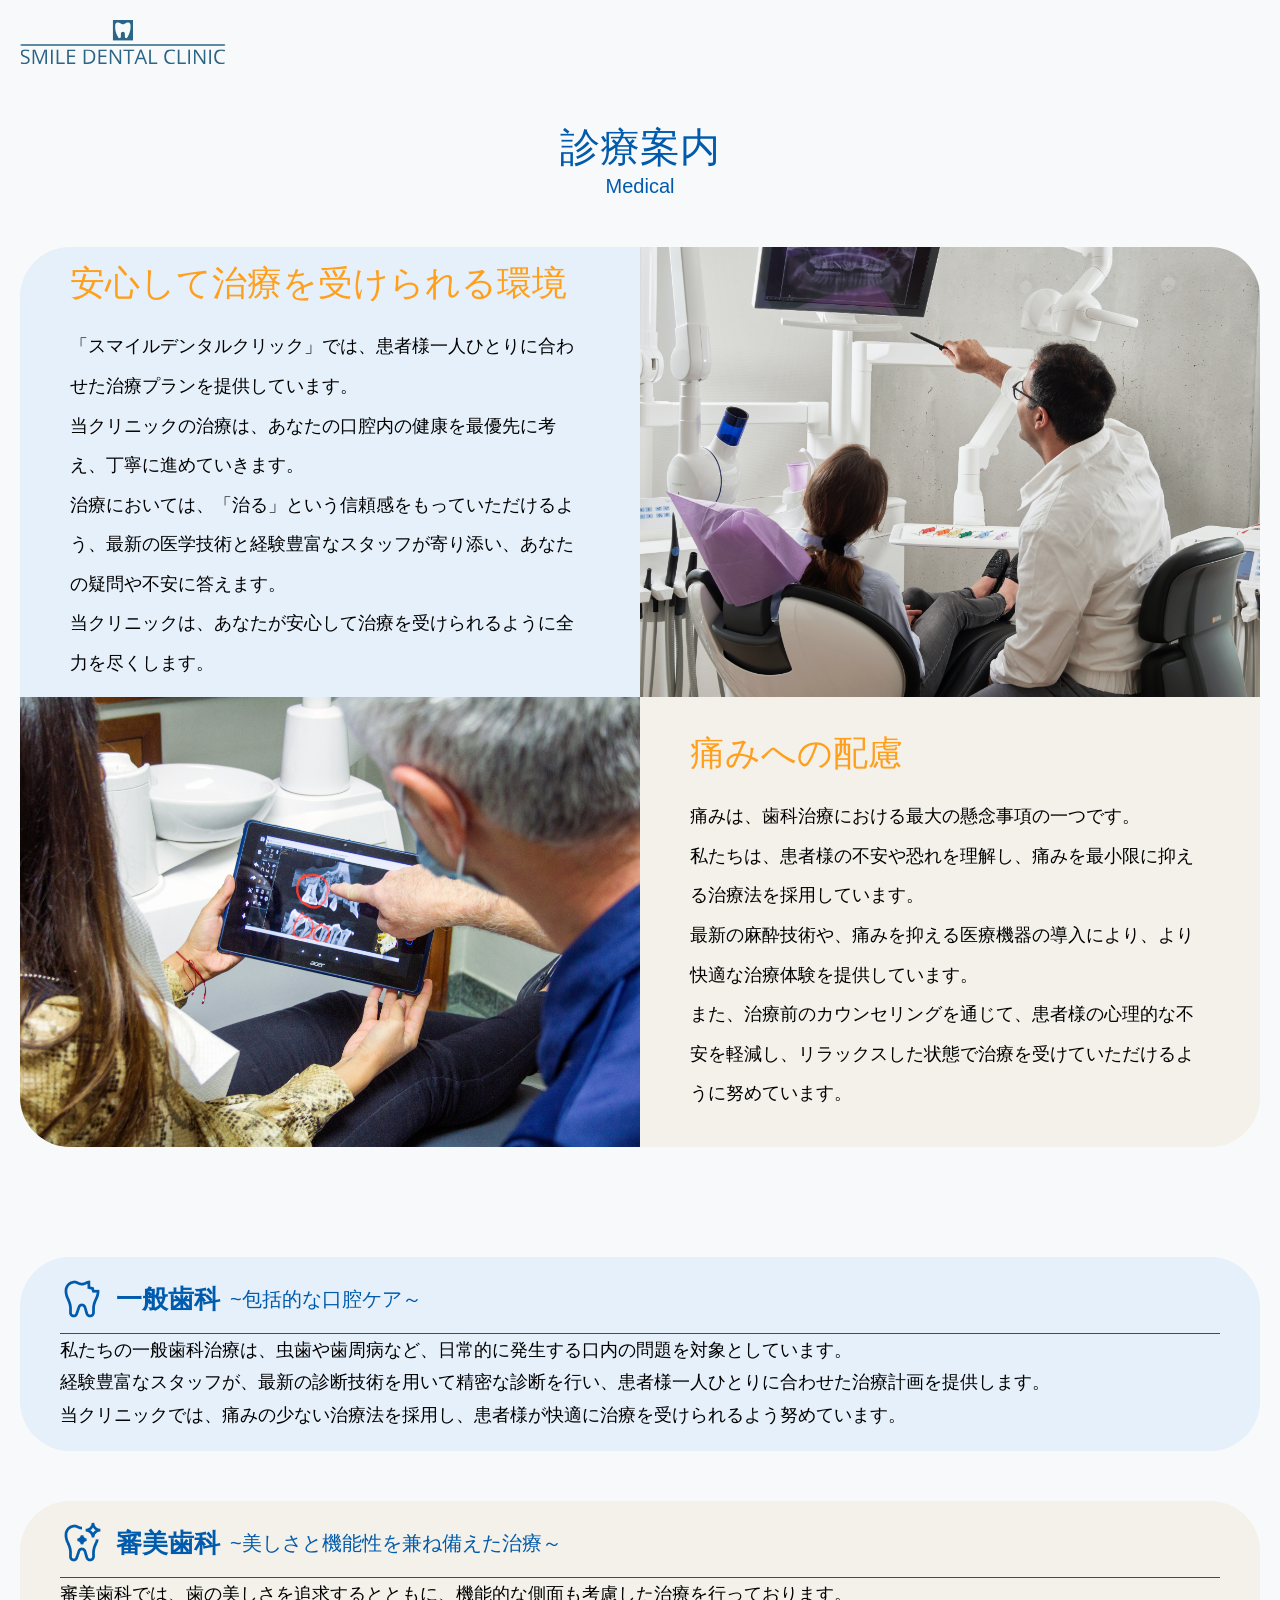
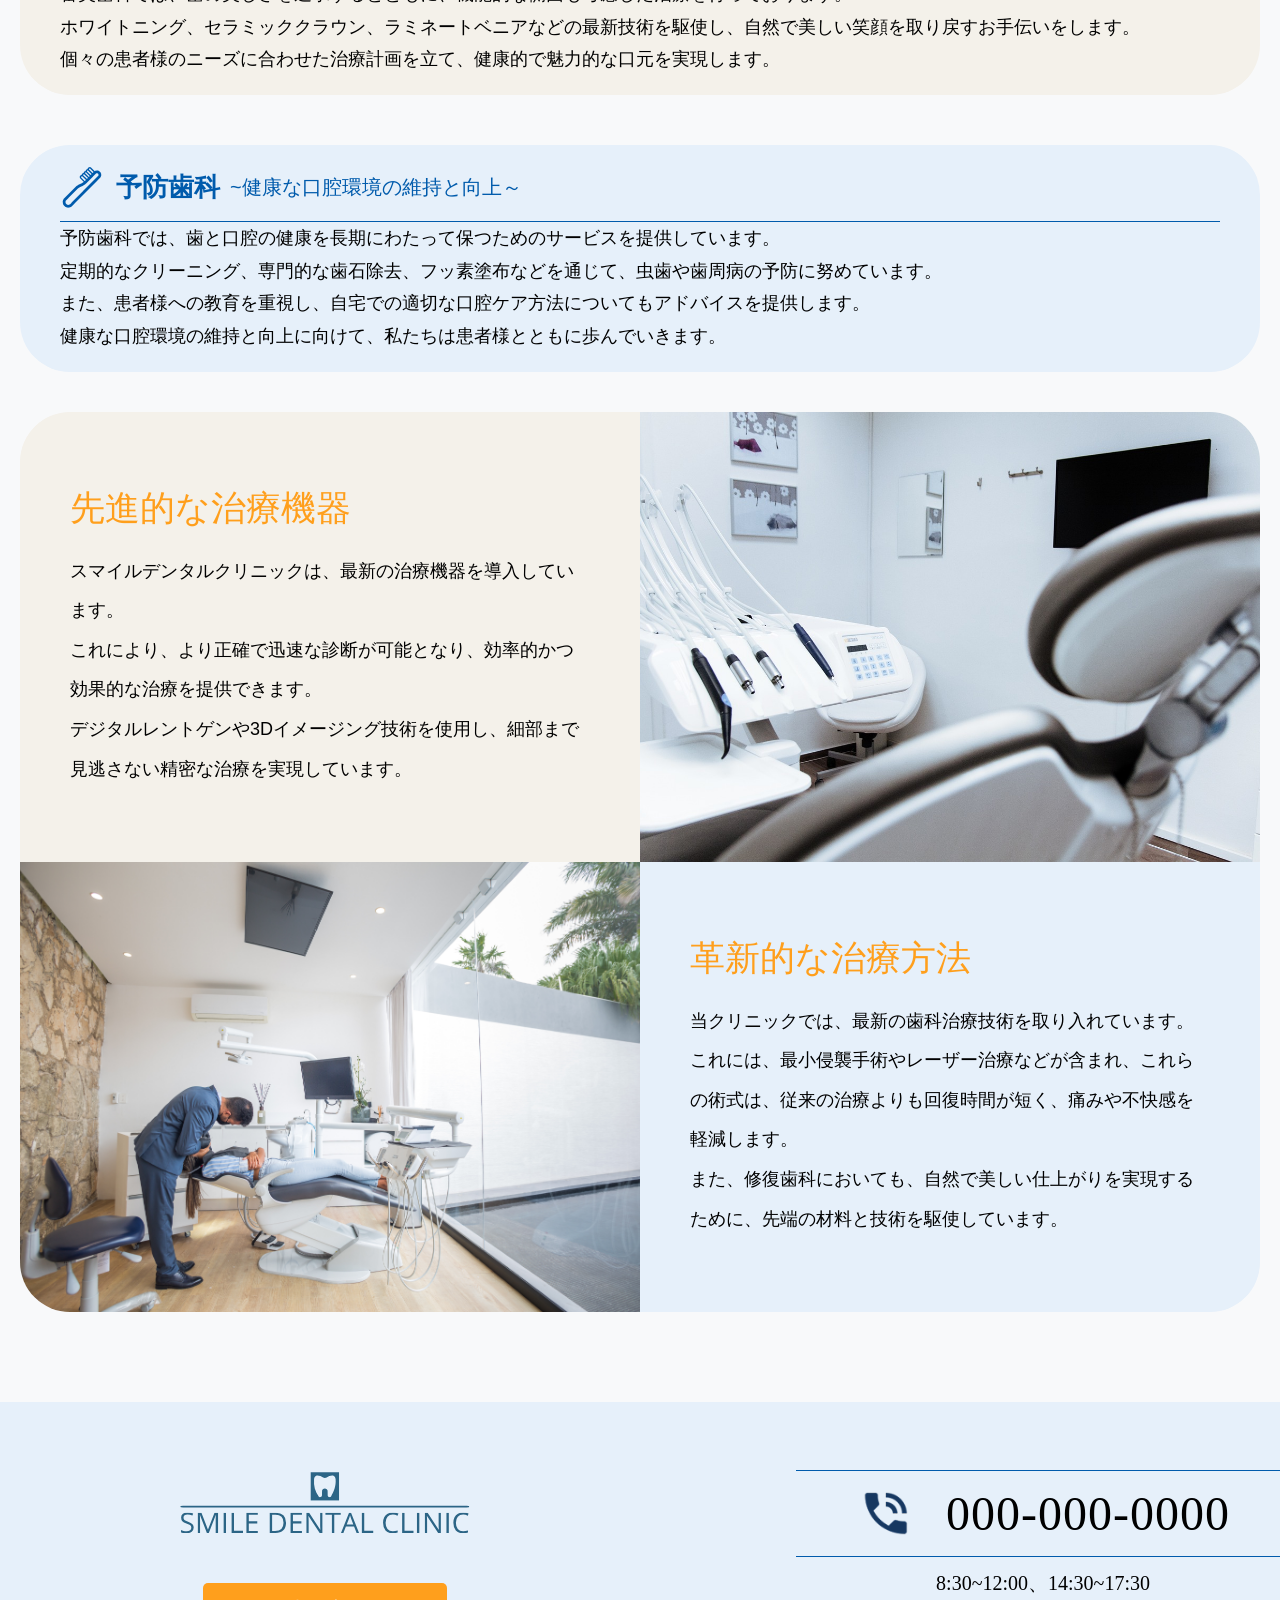
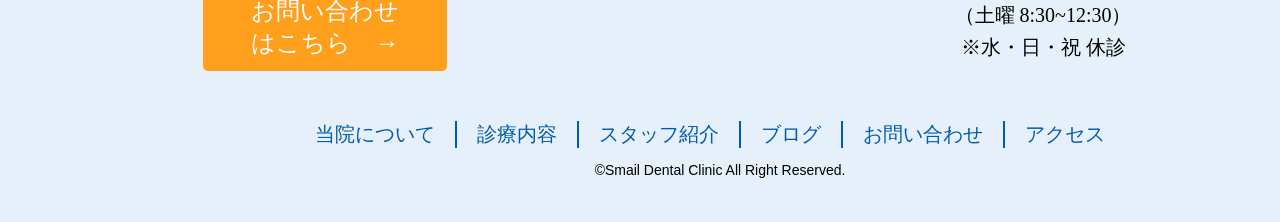
<file: MEDICAL/medical.html>
<!DOCTYPE html>
<html>
  <head>
    <title>SMILE DENTAL CLINIC-Medical</title>
    <meta charset="UTF-8">
    <meta name="description" content="診療案内">
    <meta name="viewport" content="width=device-width, initial-scale=1">
    <link rel="stylesheet" type="text/css" href="../CSS/main_styles.css">
    <link rel="stylesheet" type="text/css" href="../CSS/medical.css">
 </head>
 <body>
   <!-- ここからヘッダー -->
   <header>
    <a class="logo" href="index.html" >
      <img src="../images/logo/smile-dental-clinic-high-resolution-logo-transparent.svg" alt="クリニック名">
    </a>
    <!-- ハンバーガーメニュー -->
    <button id="menu-icon" onclick="document.getElementById('nav-menu').style.display = 'block'">
      <img src="../images/icon/メニューアイコン.png" alt="ハンバーガーメニューを開く">
    </button>
    <!-- ナビゲーションメニュー -->
    <div id="nav-menu">
      <button id="close" onclick="document.getElementById('nav-menu').style.display = 'none'">
        <img src="../images/icon/クローズアイコン.png" alt="ナビゲーションを閉じる">
      </button>
      
      <p class="menu-title">MENU</p>

      <nav>
        <ul>
          <li><a class="menu" href="../index.html"onclick="document.getElementById('nav-menu').style.display = 'none'">ホーム</a></li>
          <li><a class="menu" href="../index.html#concept"onclick="document.getElementById('nav-menu').style.display = 'none'">当院について</a></li>
          <li>
            <a class="menu" href="../index.html#medical-section"onclick="document.getElementById('nav-menu').style.display = 'none'">診療案内</a>
            <ul class="sub-menu">
              <li><a href="../MEDICAL/medical.html#general"onclick="document.getElementById('nav-menu').style.display = 'none'">一般歯科</a></li>
              <li><a href="../MEDICAL/medical.html#aesthetic"onclick="document.getElementById('nav-menu').style.display = 'none'">審美歯科</a></li>
              <li><a href="../MEDICAL/medical.html#preventive"onclick="document.getElementById('nav-menu').style.display = 'none'">予防歯科</a></li>
            </ul>
          </li>
           <li>
            <a class="menu" href="../index.html#director"onclick="document.getElementById('nav-menu').style.display = 'none'">スタッフ紹介</a>
            <ul class="sub-menu">
              <li><a href="../index.html#director">院長紹介</a></li>
              <li><a href="../CONCEPT_MEMBER/concept-menber.html#director"onclick="document.getElementById('nav-menu').style.display = 'none'">スタッフ紹介</a></li>
            </ul>
          </li>
          <li>
            <a class="menu" href="../index.html#news-section"onclick="document.getElementById('nav-menu').style.display = 'none'">お知らせ</a>
            <ul class="sub-menu">
              <li><a href="../NEWS/newslist.html#news"onclick="document.getElementById('nav-menu').style.display = 'none'">お知らせ</a></li>
              <li><a href="../NEWS/newslist.html#voice"onclick="document.getElementById('nav-menu').style.display = 'none'">患者様の声</a></li>
              <li><a href="../NEWS/newslist.html#bolg"onclick="document.getElementById('nav-menu').style.display = 'none'">スタッフブログ</a></li>
            </ul>
          </li>
           <li>
            <a class="menu" href="../index.html#contact-section"onclick="document.getElementById('nav-menu').style.display = 'none'">お問い合わせ</a>
            <ul class="sub-menu">
              <li><a href="tel:000000000">電話予約</a></li>
              <li><a href="../CONTACT/contact.html"onclick="document.getElementById('nav-menu').style.display = 'none'">WEBお問い合わせ</a></li>
            </ul>
          </li>
          <li><a class="menu" href="../index.html#access"onclick="document.getElementById('nav-menu').style.display = 'none'">アクセス</a></li>
        </ul>
      </nav>
    </div>
   </header>
  <!-- ヘッダーここまで -->

    <article>
      <section id="medical02-section">
        <div class="medical02-container">
          <div class="section-header">
            <h2 class="title">診療案内</h2>
            <p class="subtitle">Medical</p>
          </div>
          <div class="medical-grid-box">
            <!-- 4つのブロックをまとめる -->
            <div class="medical-block">
              <div class="medical-text-area bg-blue">
                <h3 class="medical-heading">安心して治療を受けられる環境</h3>
                <p class="medical-desc">
                  「スマイルデンタルクリック」では、患者様一人ひとりに合わせた治療プランを提供しています。<br>
                  当クリニックの治療は、あなたの口腔内の健康を最優先に考え、丁寧に進めていきます。<br>
                  治療においては、「治る」という信頼感をもっていただけるよう、最新の医学技術と経験豊富なスタッフが寄り添い、あなたの疑問や不安に答えます。<br>
                 当クリニックは、あなたが安心して治療を受けられるように全力を尽くします。
                </p>
              </div>
              <div class="medical-img-area">
                <img src="images/top-right.jpg" alt="医師が女性患者に説明している">
              </div>
            </div>
            <div class="medical-block medical-block-reverse">
              <div class="medical-text-area bg-beige">
                <h3 class="medical-heading">痛みへの配慮</h3>
                <p class="medical-desc">
                  痛みは、歯科治療における最大の懸念事項の一つです。<br>
                  私たちは、患者様の不安や恐れを理解し、痛みを最小限に抑える治療法を採用しています。<br>
                  最新の麻酔技術や、痛みを抑える医療機器の導入により、より快適な治療体験を提供しています。<br>
                  また、治療前のカウンセリングを通じて、患者様の心理的な不安を軽減し、リラックスした状態で治療を受けていただけるように努めています。
                </p>
              </div>
              <div class="medical-img-area">
                <img src="images/top-left.jpg" alt="医師がこどもに説明している">
              </div>
            </div>
          </div>
            
          </div>
          <!-- 診療項目リスト -->
          <div class="treatment-list">
            <div id="general" class="treatment-item">
              <div class="treatment-title-bar">
                <img src="../images/icon/tooth-chipped.png" alt="欠けた歯">
                <h4>一般歯科<span>~包括的な口腔ケア～</span></h4>
              </div>
              <p class="treatment-text">
                私たちの一般歯科治療は、虫歯や歯周病など、日常的に発生する口内の問題を対象としています。<br>
                経験豊富なスタッフが、最新の診断技術を用いて精密な診断を行い、患者様一人ひとりに合わせた治療計画を提供します。<br>
                当クリニックでは、痛みの少ない治療法を採用し、患者様が快適に治療を受けられるよう努めています。
              </p>
            </div>
            <div id="aesthetic" class="treatment-item">
              <div class="treatment-title-bar">
                <img src="../images/icon/tooth-clean.png" alt="きれいな歯">
                <h4>審美歯科<span>~美しさと機能性を兼ね備えた治療～</span></h4>
              </div>
              <p class="treatment-text">
                審美歯科では、歯の美しさを追求するとともに、機能的な側面も考慮した治療を行っております。<br>
                ホワイトニング、セラミッククラウン、ラミネートベニアなどの最新技術を駆使し、自然で美しい笑顔を取り戻すお手伝いをします。<br>
                個々の患者様のニーズに合わせた治療計画を立て、健康的で魅力的な口元を実現します。
              </p>
            </div>
            <div id="preventive" class="treatment-item">
              <div class="treatment-title-bar">
                <img src="../images/icon/toothbrush.png" alt="歯ブラシ">
                <h4>予防歯科<span>~健康な口腔環境の維持と向上～</span></h4>
              </div>
              <p class="treatment-text">
                予防歯科では、歯と口腔の健康を長期にわたって保つためのサービスを提供しています。<br>
                定期的なクリーニング、専門的な歯石除去、フッ素塗布などを通じて、虫歯や歯周病の予防に努めています。<br>
                また、患者様への教育を重視し、自宅での適切な口腔ケア方法についてもアドバイスを提供します。<br>
                健康な口腔環境の維持と向上に向けて、私たちは患者様とともに歩んでいきます。
              </p>
            </div>
          </div>

          <div class="medical-grid-box">
            <!-- 4つのブロックをまとめる -->
            <div class="medical-block">
              <div class="medical-text-area bg-beige">
                <h3 class="medical-heading">先進的な治療機器</h3>
                <p class="medical-desc">
                スマイルデンタルクリニックは、最新の治療機器を導入しています。<br>
                これにより、より正確で迅速な診断が可能となり、効率的かつ効果的な治療を提供できます。<br>
                デジタルレントゲンや3Dイメージング技術を使用し、細部まで見逃さない精密な治療を実現しています。
                </p>
              </div>
              <div class="medical-img-area">
                <img src="images/under-right.jpg" alt="診察室">
              </div>
            </div>
            <div class="medical-block medical-block-reverse">
             <div class="medical-text-area bg-blue">
              <h3 class="medical-heading">革新的な治療方法</h3>
              <p class="medical-desc">
                当クリニックでは、最新の歯科治療技術を取り入れています。<br>
                これには、最小侵襲手術やレーザー治療などが含まれ、これらの術式は、従来の治療よりも回復時間が短く、痛みや不快感を軽減します。<br>
                また、修復歯科においても、自然で美しい仕上がりを実現するために、先端の材料と技術を駆使しています。
              </p>
              </div>
              <div class="medical-img-area">
                <img src="images/under-left.jpg" alt="治療風景">
              </div>
            </div>
          </div>
        </div>
        </Section>
    </article>
  </main>
  
  <!-- フッターここから -->
  <footer>
    <div class="footer-top">
    <div id="footer-left-container">
      <a class="logo" href="../index.html">
        <img src="../images/logo/smile-dental-clinic-high-resolution-logo-transparent.svg" alt="smiledentalclinic">
      </a>
      <div class="btn-wrapper">
        <a href="../index.html#contact-section" class="btn">お問い合わせ<br>はこちら　&rarr;</a>
      </div>
    </div>
    <div id="footer-right-container">
      <div class="phone-info-row">
        <img class="ringer-volume" src="../images/icon/Ringer-Volume.png" alt="電話のアイコン">
        <div class="tel-numbar">000-000-0000</div>
      </div>
      <div class="text02">
        8:30~12:00、14:30~17:30<br>
        （土曜 8:30~12:30）<br>
        ※水・日・祝 休診
      </div>
    </div>
    </div>
    <div id="footer-link">
      <a href="../index.html#concept">当院について</a>
      <a href="../index.html#medical-section">診療内容</a>
      <a href="../index.html#director">スタッフ紹介</a>
      <a href="../index.html#blog">ブログ</a>
      <a href="../index.html#contact-section">お問い合わせ</a>
      <a href="../index.html#access">アクセス</a>
    </div>
    <div id="copyright">
      <p>&copy;Smail Dental Clinic All Right Reserved.</p>
    </div>
  </footer>
 </body>
</html>
</file>
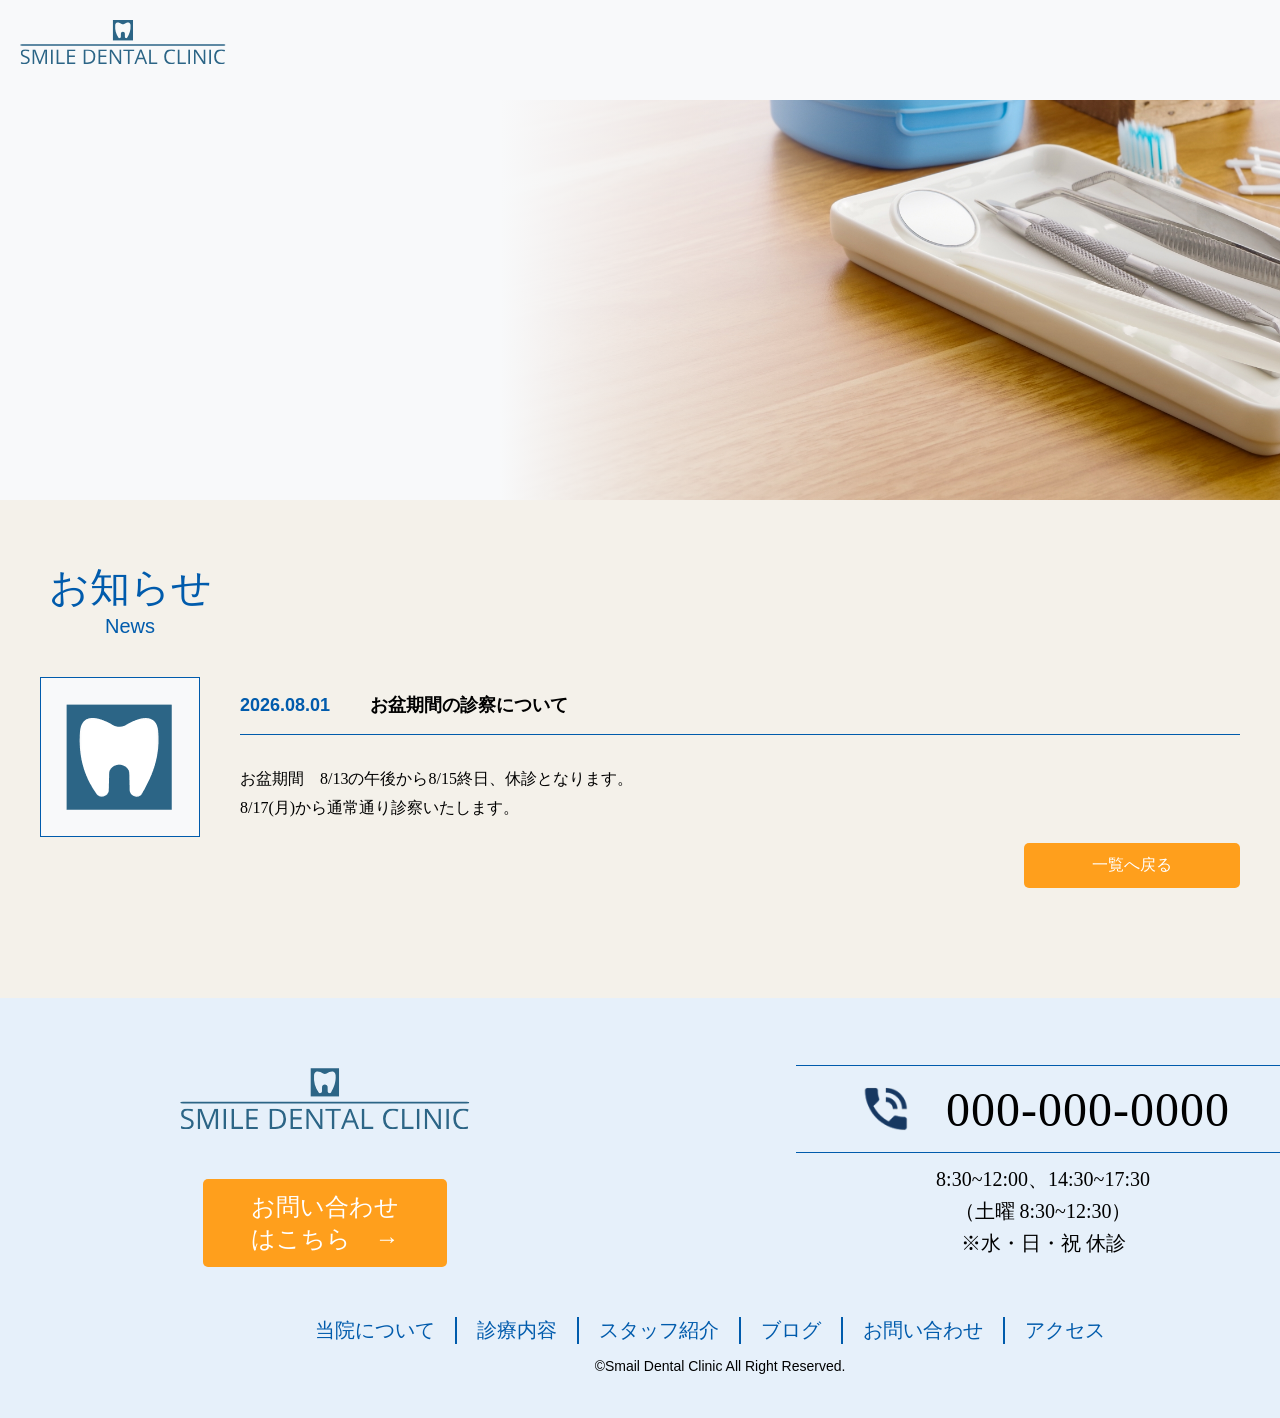
<file: NEWS/news-deta.html>
<!DOCTYPE html>
<html>
  <head>
    <title>SMILE DENTAL CLINIC - News詳細</title>
    <meta charset="UTF-8">
    <meta name="description" content="お知らせ詳細ページ">
    <meta name="viewport" content="width=device-width, initial-scale=1">
    <link rel="stylesheet" type="text/css" href="../CSS/main_styles.css">
    <link rel="stylesheet" type="text/css" href="../CSS/news_blog_voice.css">
 </head>
 <body>
   <!-- ここからヘッダー -->
   <header>
    <a class="logo" href="index.html" >
      <img src="../images/logo/smile-dental-clinic-high-resolution-logo-transparent.svg" alt="クリニック名">
    </a>
    <!-- ハンバーガーメニュー -->
    <button id="menu-icon" onclick="document.getElementById('nav-menu').style.display = 'block'">
      <img src="../images/icon/メニューアイコン.png" alt="ハンバーガーメニューを開く">
    </button>
    <!-- ナビゲーションメニュー -->
    <div id="nav-menu">
      <button id="close" onclick="document.getElementById('nav-menu').style.display = 'none'">
        <img src="../images/icon/クローズアイコン.png" alt="ナビゲーションを閉じる">
      </button>
      
      <p class="menu-title">MENU</p>

      <nav>
        <ul>
          <li><a class="menu" href="../index.html"onclick="document.getElementById('nav-menu').style.display = 'none'">ホーム</a></li>
          <li><a class="menu" href="../index.html#concept"onclick="document.getElementById('nav-menu').style.display = 'none'">当院について</a></li>
          <li>
            <a class="menu" href="../index.html#medical-section"onclick="document.getElementById('nav-menu').style.display = 'none'">診療案内</a>
            <ul class="sub-menu">
              <li><a href="../MEDICAL/medical.html#general"onclick="document.getElementById('nav-menu').style.display = 'none'">一般歯科</a></li>
              <li><a href="../MEDICAL/medical.html#aesthetic"onclick="document.getElementById('nav-menu').style.display = 'none'">審美歯科</a></li>
              <li><a href="../MEDICAL/medical.html#preventive"onclick="document.getElementById('nav-menu').style.display = 'none'">予防歯科</a></li>
            </ul>
          </li>
           <li>
            <a class="menu" href="../index.html#director"onclick="document.getElementById('nav-menu').style.display = 'none'">スタッフ紹介</a>
            <ul class="sub-menu">
              <li><a href="../index.html#director">院長紹介</a></li>
              <li><a href="../CONCEPT_MEMBER/concept-menber.html#director"onclick="document.getElementById('nav-menu').style.display = 'none'">スタッフ紹介</a></li>
            </ul>
          </li>
          <li>
            <a class="menu" href="../index.html#news-section"onclick="document.getElementById('nav-menu').style.display = 'none'">お知らせ</a>
            <ul class="sub-menu">
              <li><a href="../NEWS/newslist.html#news"onclick="document.getElementById('nav-menu').style.display = 'none'">お知らせ</a></li>
              <li><a href="../NEWS/newslist.html#voice"onclick="document.getElementById('nav-menu').style.display = 'none'">患者様の声</a></li>
              <li><a href="../NEWS/newslist.html#bolg"onclick="document.getElementById('nav-menu').style.display = 'none'">スタッフブログ</a></li>
            </ul>
          </li>
           <li>
            <a class="menu" href="../index.html#contact-section"onclick="document.getElementById('nav-menu').style.display = 'none'">お問い合わせ</a>
            <ul class="sub-menu">
              <li><a href="tel:000000000">電話予約</a></li>
              <li><a href="../CONTACT/contact.html"onclick="document.getElementById('nav-menu').style.display = 'none'">WEBお問い合わせ</a></li>
            </ul>
          </li>
          <li><a class="menu" href="../index.html#access"onclick="document.getElementById('nav-menu').style.display = 'none'">アクセス</a></li>
        </ul>
      </nav>
    </div>
   </header>
  <!-- ヘッダーここまで -->

  <main>
    <article>
    <!-- TOPview -->
    <section id="topview">
      <div class="topview-wrapper">
        <div class="gradient-overlay"></div>
        <img src="../images/img/img_1.jpg" alt="テーブルと歯科医療器具">
      </div>
    </section>
    <section id="deta-section">
      <div class="deta-container">
        <div class="section-header">
          <h2 class="title">お知らせ</h2>
          <p class="subtitle">News</p>
        </div>
        <div class="voice-area">
        <div class="card-icon">
          <img src="../images/icon/news-toothアイコン.png" alt="歯のアイコン">
        </div>
        <div class="card-content">
          <div class="card-meta">
            <p class="card">2026.08.01</p>
            <h2 class="voice-title">お盆期間の診察について</h2>
          </div>
          <p class="voice-text">
            お盆期間　8/13の午後から8/15終日、休診となります。<br>8/17(月)から通常通り診察いたします。</p>
          <a href="../NEWS/newslist.html" class="btn">一覧へ戻る</a>
        </div>
      </div>
    </section>
      
    
    </article>
  </main>
  
  <!-- フッターここから -->
  <footer>
    <div class="footer-top">
    <div id="footer-left-container">
      <a class="logo" href="../index.html">
        <img src="../images/logo/smile-dental-clinic-high-resolution-logo-transparent.svg" alt="smiledentalclinic">
      </a>
      <div class="btn-wrapper">
        <a href="../index.html#contact-section" class="btn">お問い合わせ<br>はこちら　&rarr;</a>
      </div>
    </div>
    <div id="footer-right-container">
      <div class="phone-info-row">
        <img class="ringer-volume" src="../images/icon/Ringer-Volume.png" alt="電話のアイコン">
        <div class="tel-numbar">000-000-0000</div>
      </div>
      <div class="text02">
        8:30~12:00、14:30~17:30<br>
        （土曜 8:30~12:30）<br>
        ※水・日・祝 休診
      </div>
    </div>
    </div>
    <div id="footer-link">
      <a href="../index.html#concept">当院について</a>
      <a href="../index.html#medical-section">診療内容</a>
      <a href="../index.html#director">スタッフ紹介</a>
      <a href="../CUSTOM/staffblog.html">ブログ</a>
      <a href="../index.html#contact-section">お問い合わせ</a>
      <a href="../index.html#access">アクセス</a>
    </div>
    <div id="copyright">
      <p>&copy;Smail Dental Clinic All Right Reserved.</p>
    </div>
  </footer>
 </body>
</html>
</file>
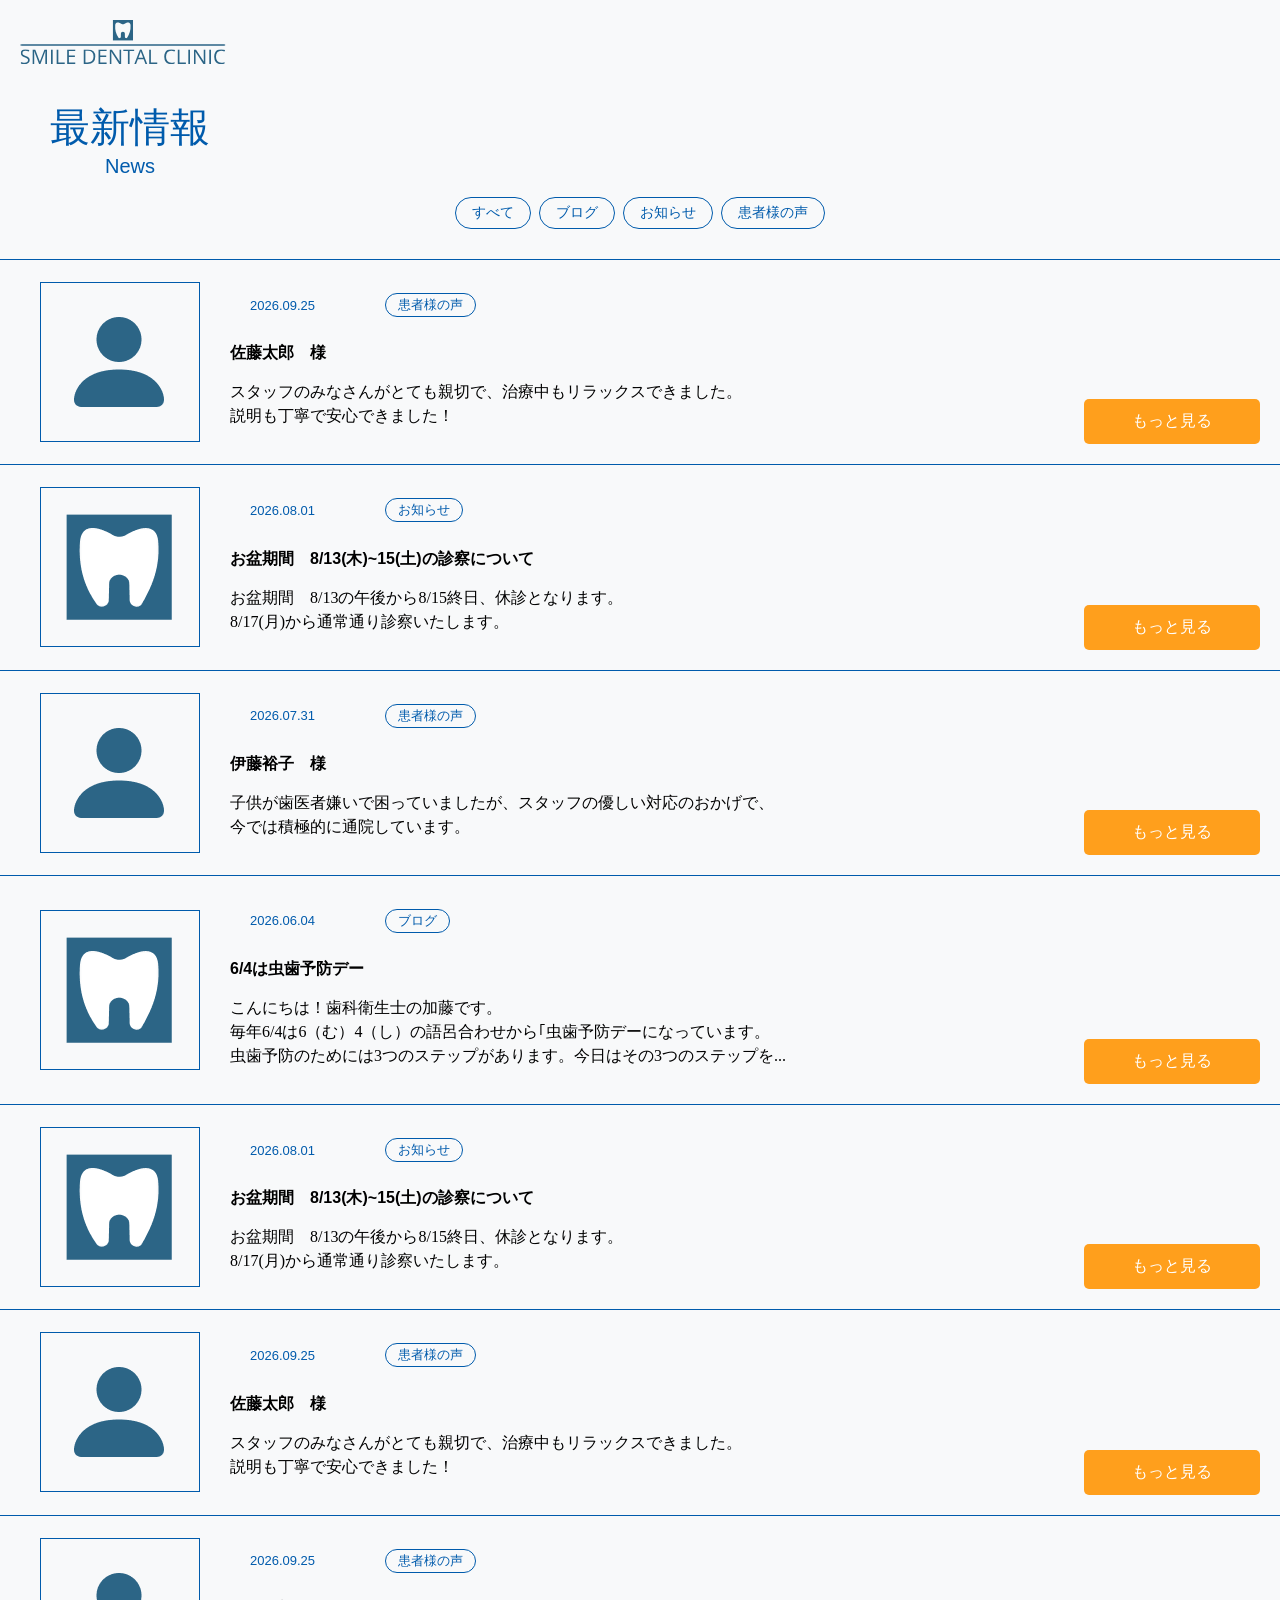
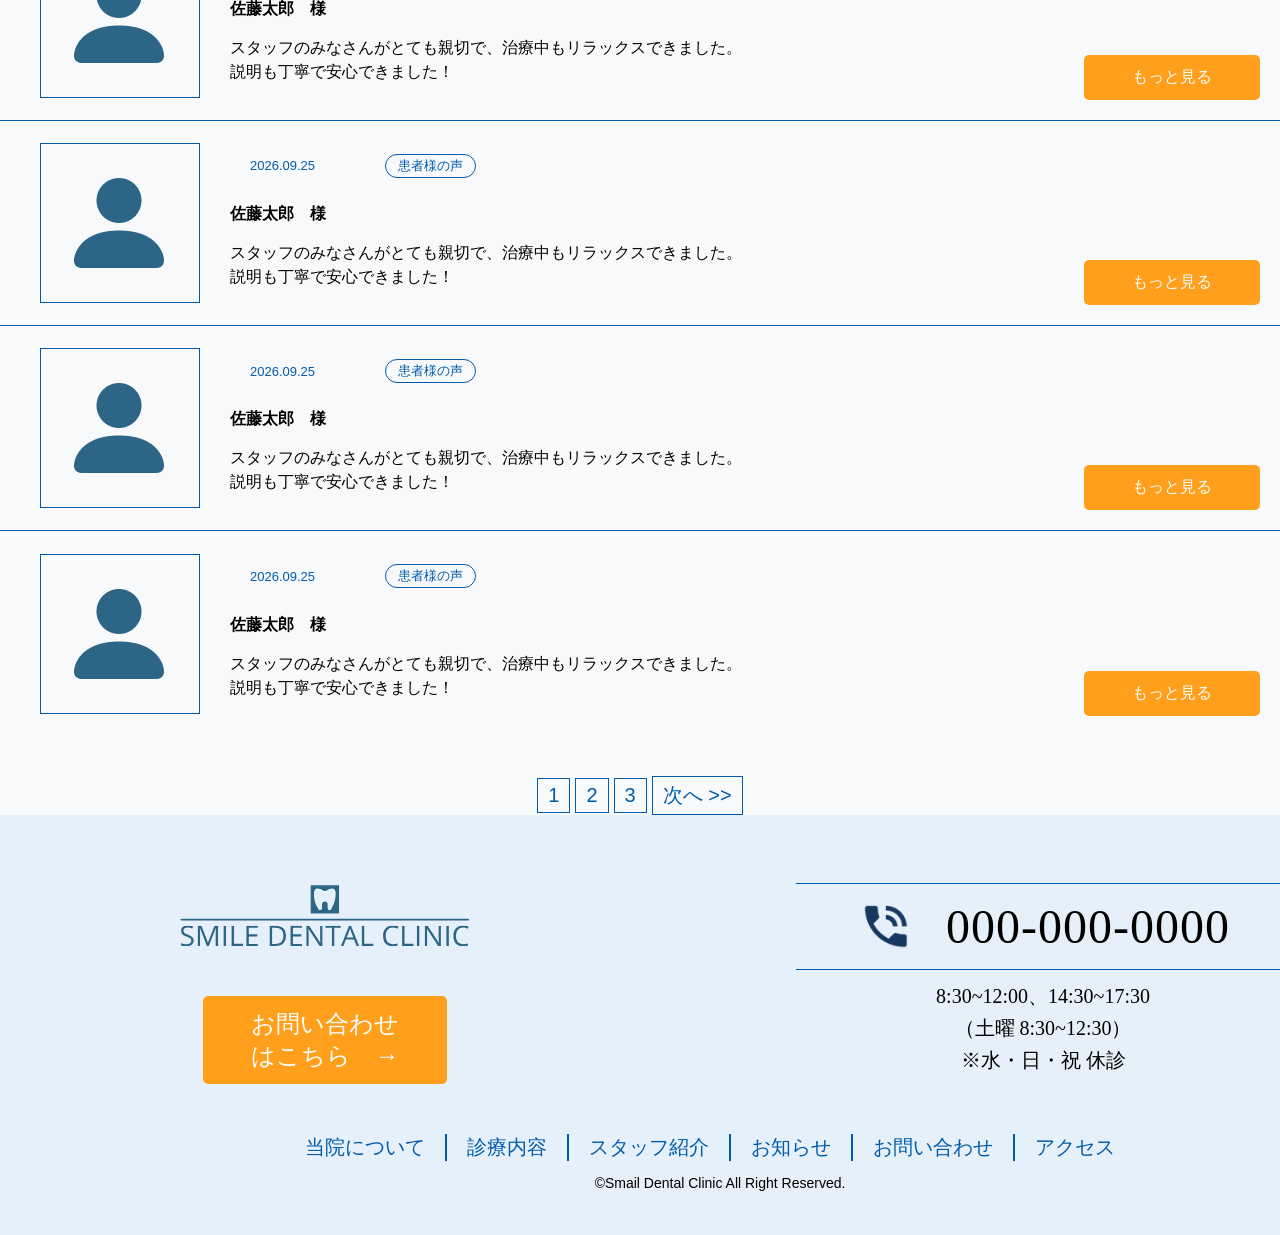
<file: NEWS/newslist.html>
<!DOCTYPE html>
<html>
  <head>
    <title>SMILE DENTAL CLINIC - NEWS</title>
    <meta charset="UTF-8">
    <meta name="description" content="最新情報">
    <meta name="viewport" content="width=device-width, initial-scale=1">
    <link rel="stylesheet" type="text/css" href="../CSS/main_styles.css">
    <link rel="stylesheet" type="text/css" href="../CSS/news_blog_voice.css">
 </head>
 <body>
  <!-- ここからヘッダー -->
   <header>
    <a class="logo" href="index.html" >
      <img src="../images/logo/smile-dental-clinic-high-resolution-logo-transparent.svg" alt="クリニック名">
    </a>
    <!-- ハンバーガーメニュー -->
    <button id="menu-icon" onclick="document.getElementById('nav-menu').style.display = 'block'">
      <img src="../images/icon/メニューアイコン.png" alt="ハンバーガーメニューを開く">
    </button>
    <!-- ナビゲーションメニュー -->
    <div id="nav-menu">
      <button id="close" onclick="document.getElementById('nav-menu').style.display = 'none'">
        <img src="../images/icon/クローズアイコン.png" alt="ナビゲーションを閉じる">
      </button>
      
      <p class="menu-title">MENU</p>

      <nav>
        <ul>
          <li><a class="menu" href="../index.html"onclick="document.getElementById('nav-menu').style.display = 'none'">ホーム</a></li>
          <li><a class="menu" href="../index.html#concept"onclick="document.getElementById('nav-menu').style.display = 'none'">当院について</a></li>
          <li>
            <a class="menu" href="../index.html#medical-section"onclick="document.getElementById('nav-menu').style.display = 'none'">診療案内</a>
            <ul class="sub-menu">
              <li><a href="../MEDICAL/medical.html#general"onclick="document.getElementById('nav-menu').style.display = 'none'">一般歯科</a></li>
              <li><a href="../MEDICAL/medical.html#aesthetic"onclick="document.getElementById('nav-menu').style.display = 'none'">審美歯科</a></li>
              <li><a href="../MEDICAL/medical.html#preventive"onclick="document.getElementById('nav-menu').style.display = 'none'">予防歯科</a></li>
            </ul>
          </li>
           <li>
            <a class="menu" href="../index.html#director">スタッフ紹介</a>
            <ul class="sub-menu">
              <li><a href="../index.html#director">院長紹介</a></li>
              <li><a href="../CONCEPT_MEMBER/concept-menber.html#director"onclick="document.getElementById('nav-menu').style.display = 'none'">スタッフ紹介</a></li>
            </ul>
          </li>
          <li>
            <a class="menu" href="../index.html#news-section"onclick="document.getElementById('nav-menu').style.display = 'none'">お知らせ</a>
            <ul class="sub-menu">
              <li><a href="../NEWS/newslist.html#news"onclick="document.getElementById('nav-menu').style.display = 'none'">お知らせ</a></li>
              <li><a href="../NEWS/newslist.html#voice"onclick="document.getElementById('nav-menu').style.display = 'none'">患者様の声</a></li>
              <li><a href="../NEWS/newslist.html#bolg"onclick="document.getElementById('nav-menu').style.display = 'none'">スタッフブログ</a></li>
            </ul>
          </li>
           <li>
            <a class="menu" href="../index.html#contact-section"onclick="document.getElementById('nav-menu').style.display = 'none'">お問い合わせ</a>
            <ul class="sub-menu">
              <li><a href="tel:000000000">電話予約</a></li>
              <li><a href="../CONTACT/contact.html"onclick="document.getElementById('nav-menu').style.display = 'none'">WEBお問い合わせ</a></li>
            </ul>
          </li>
          <li><a class="menu" href="../index.html#access"onclick="document.getElementById('nav-menu').style.display = 'none'">アクセス</a></li>
        </ul>
      </nav>
    </div>
   </header>
  <!-- ヘッダーここまで -->

  <main>
    <article>
      <section class="newslist-container">
        <div class="section-header">
          <h2 class="title">最新情報</h2>
          <p class="subtitle">News</p>
        </div>
        <!-- フィルタータブ -->
        <div class="filter-tabs">
          <a href="newslist.html#newslist" class="tab activ" data-category="all">すべて</a>
          <a href="../CUSTOM/staffblog.html" class="tab" data-category="blog">ブログ</a>
          <a href="../NEWS/news-date.html" class="tab" data-category="news">お知らせ</a>
          <a href="../CUSTOM/customervoice.html" class="tab" data-category="voice">患者様の声</a>
        </div>
        <!-- 　お知らせ一覧 -->
        <div id="news-list-container">
        <div class="news-card" data-category="voice">
          <div class="news-icon">
            <img src="../images/icon/humanアイコン.png" alt="人のアイコン">
          </div>
          <div class="news-content">
            <div class="news-meta">
              <p class="news-date">2026.09.25</p>
              <p class="news-label">患者様の声</p>
            </div>
            <h2 class="news-title">佐藤太郎　様</h2>
            <p class="news-text">スタッフのみなさんがとても親切で、治療中もリラックスできました。<br>説明も丁寧で安心できました！</p>
          </div>
          <a href="../CUSTOM/customervoice.html" class="btn">もっと見る</a>
        </div>
        <div class="news-card" data-category="news">
          <div class="news-icon">
            <img src="../images/icon/news-toothアイコン.png" alt="歯のアイコン">
          </div>
          <div class="news-content">
            <div class="news-meta">
              <p class="news-date">2026.08.01</p>
              <p class="news-label">お知らせ</p>
            </div>
            <h2 class="news-title">お盆期間　8/13(木)~15(土)の診察について</h2>
            <p class="news-text">お盆期間　8/13の午後から8/15終日、休診となります。<br>8/17(月)から通常通り診察いたします。</p>
          </div>
          <a href="../NEWS/news-date.html" class="btn">もっと見る</a>
        </div>
        <div class="news-card" data-category="news">
          <div class="news-icon">
            <img src="../images/icon/humanアイコン.png" alt="人のアイコン">
          </div>
          <div class="news-content">
            <div class="news-meta">
              <p class="news-date">2026.07.31</p>
              <p class="news-label">患者様の声</p>
            </div>
            <h2 class="news-title">伊藤裕子　様</h2>
            <p class="news-text">子供が歯医者嫌いで困っていましたが、スタッフの優しい対応のおかげで、<br>今では積極的に通院しています。</p>
          </div>
          <a href="../CUSTOM/customervoice.html" class="btn">もっと見る</a>
        </div>
        <div class="news-card" data-category="blog">
          <div class="news-icon">
            <img src="../images/icon/news-toothアイコン.png" alt="歯のアイコン">
          </div>
          <div class="news-content">
            <div class="news-meta">
              <p class="news-date">2026.06.04</p>
              <p class="news-label">ブログ</p>
            </div>
            <h2 class="news-title">6/4は虫歯予防デー</h2>
            <p class="news-text">こんにちは！歯科衛生士の加藤です。<br>毎年6/4は6（む）4（し）の語呂合わせから｢虫歯予防デーになっています。<br>虫歯予防のためには3つのステップがあります。今日はその3つのステップを...</p>
          </div>
          <a href="../CUSTOM/staffblog.html" class="btn">もっと見る</a>
        </div>
        <div class="news-card" data-category="news">
          <div class="news-icon">
            <img src="../images/icon/news-toothアイコン.png" alt="歯のアイコン">
          </div>
          <div class="news-content">
            <div class="news-meta">
              <p class="news-date">2026.08.01</p>
              <p class="news-label">お知らせ</p>
            </div>
            <h2 class="news-title">お盆期間　8/13(木)~15(土)の診察について</h2>
            <p class="news-text">お盆期間　8/13の午後から8/15終日、休診となります。<br>8/17(月)から通常通り診察いたします。</p>
          </div>
          <a href="../CUSTOM/customervoice.html" class="btn">もっと見る</a>
        </div>
        <div class="news-card" data-category="voice">
          <div class="news-icon">
            <img src="../images/icon/humanアイコン.png" alt="人のアイコン">
          </div>
          <div class="news-content">
            <div class="news-meta">
              <p class="news-date">2026.09.25</p>
              <p class="news-label">患者様の声</p>
            </div>
            <h2 class="news-title">佐藤太郎　様</h2>
            <p class="news-text">スタッフのみなさんがとても親切で、治療中もリラックスできました。<br>説明も丁寧で安心できました！</p>
          </div>
          <a href="../CUSTOM/customervoice.html" class="btn">もっと見る</a>
        </div>
        <div class="news-card" data-category="voice">
          <div class="news-icon">
            <img src="../images/icon/humanアイコン.png" alt="人のアイコン">
          </div>
          <div class="news-content">
            <div class="news-meta">
              <p class="news-date">2026.09.25</p>
              <p class="news-label">患者様の声</p>
            </div>
            <h2 class="news-title">佐藤太郎　様</h2>
            <p class="news-text">スタッフのみなさんがとても親切で、治療中もリラックスできました。<br>説明も丁寧で安心できました！</p>
          </div>
          <a href="../CUSTOM/customervoice.html" class="btn">もっと見る</a>
        </div>
        <div class="news-card" data-category="voice">
          <div class="news-icon">
            <img src="../images/icon/humanアイコン.png" alt="人のアイコン">
          </div>
          <div class="news-content">
            <div class="news-meta">
              <p class="news-date">2026.09.25</p>
              <p class="news-label">患者様の声</p>
            </div>
            <h2 class="news-title">佐藤太郎　様</h2>
            <p class="news-text">スタッフのみなさんがとても親切で、治療中もリラックスできました。<br>説明も丁寧で安心できました！</p>
          </div>
          <a href="../CUSTOM/customervoice.html" class="btn">もっと見る</a>
        </div>
        <div class="news-card" data-category="voice">
          <div class="news-icon">
            <img src="../images/icon/humanアイコン.png" alt="人のアイコン">
          </div>
          <div class="news-content" data-category="voice">
            <div class="news-meta">
              <p class="news-date">2026.09.25</p>
              <p class="news-label">患者様の声</p>
            </div>
            <h2 class="news-title">佐藤太郎　様</h2>
            <p class="news-text">スタッフのみなさんがとても親切で、治療中もリラックスできました。<br>説明も丁寧で安心できました！</p>
          </div>
          <a href="../CUSTOM/customervoice.html" class="btn">もっと見る</a>
        </div>
        <div class="news-card" data-category="voice">
          <div class="news-icon">
            <img src="../images/icon/humanアイコン.png" alt="人のアイコン">
          </div>
          <div class="news-content">
            <div class="news-meta">
              <p class="news-date">2026.09.25</p>
              <p class="news-label">患者様の声</p>
            </div>
            <h2 class="news-title">佐藤太郎　様</h2>
            <p class="news-text">スタッフのみなさんがとても親切で、治療中もリラックスできました。<br>説明も丁寧で安心できました！</p>
          </div>
          <a href="../CUSTOM/customervoice.html" class="btn">もっと見る</a>
        </div>
        <div class="pagenation">
          <a href="#" class="page-num">1</a>
          <a href="#" class="page-num">2</a>
          <a href="#" class="page-num">3</a>
          <a href="#" class="page-num">次へ >></a>
        </div>
      <section>
    </article>
  </main>

  <script>
  document.addEventListener('DOMContentLoaded', function() {
    const tabs = document.querySelectorAll('.filter-tabs .tab');
    const cards = document.querySelectorAll('.news-card');

    tabs.forEach(tab => {
      tab.addEventListener('click', function(e) {
        e.preventDefault(); // ページ内リンクのデフォルト動作を防ぐ

        // 1. すべてのタブから active クラスを外して、クリックされたタブに付与
        tabs.forEach(t => t.classList.remove('active'));
        this.classList.add('active');

        // 2. 選択されたカテゴリーを取得
        const category = this.getAttribute('data-category');

        // 3. 記事カードをフィルターして表示・非表示を切り替え
        cards.forEach(card => {
          const cardCategory = card.getAttribute('data-category');
          if (category === 'all' || cardCategory === category) {
            card.classList.remove('is-hidden');
          } else {
            card.classList.add('is-hidden');
          }
        });
      });
    });
  });
</script>
 
 
  <!-- フッターここから -->
  <footer>
    <div class="footer-top">
    <div id="footer-left-container">
      <a class="logo" href="../index.html">
        <img src="../images/logo/smile-dental-clinic-high-resolution-logo-transparent.svg" alt="smiledentalclinic">
      </a>
      <div class="btn-wrapper">
        <a href="../index.html#contact-section" class="btn">お問い合わせ<br>はこちら　&rarr;</a>
      </div>
    </div>
    <div id="footer-right-container">
      <div class="phone-info-row">
        <img class="ringer-volume" src="../images/icon/Ringer-Volume.png" alt="電話のアイコン">
        <div class="tel-numbar">000-000-0000</div>
      </div>
      <div class="text02">
        8:30~12:00、14:30~17:30<br>
        （土曜 8:30~12:30）<br>
        ※水・日・祝 休診
      </div>
    </div>
    </div>
    <div id="footer-link">
      <a href="../index.html#concept">当院について</a>
      <a href="../index.html#medical-section">診療内容</a>
      <a href="../index.html#director">スタッフ紹介</a>
      <a href="../index.html#news-section">お知らせ</a>
      <a href="../index.html#contact-section">お問い合わせ</a>
      <a href="../index.html#access">アクセス</a>
    </div>
    <div id="copyright">
      <p>&copy;Smail Dental Clinic All Right Reserved.</p>
    </div>
  </footer>
 </body>
</html>
</file>
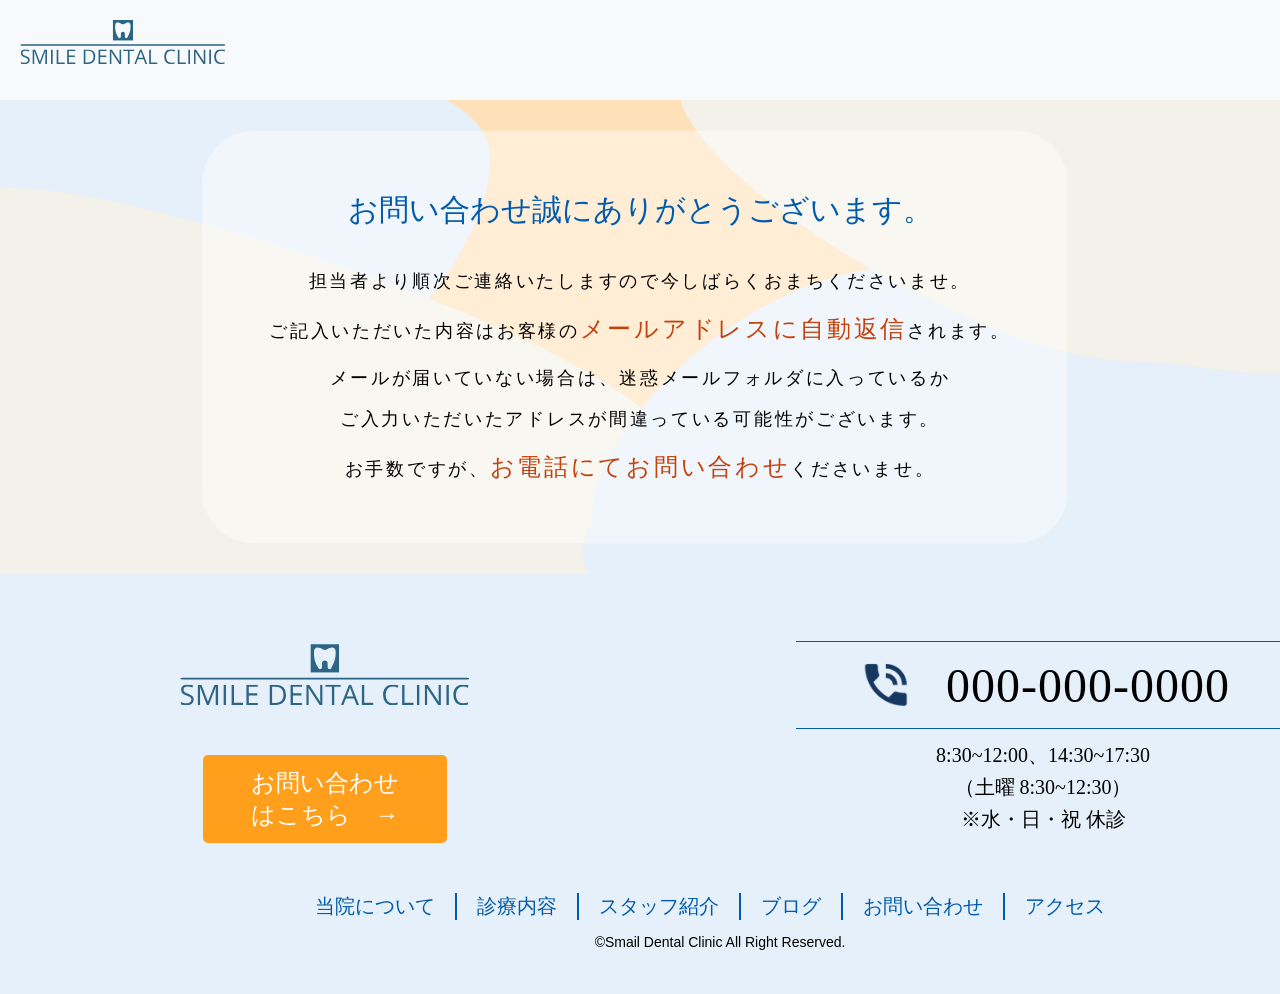
<file: サンクスページ/thankspage.html>
<!DOCTYPE html>
<html>
  <head>
    <title>SMILE DENTAL CLINIC-thanksページ</title>
    <meta charset="UTF-8">
    <meta name="description" content="thanksページ">
    <meta name="viewport" content="width=device-width, initial-scale=1">
    <link rel="stylesheet" type="text/css" href="../CSS/main_styles.css">
    <link rel="stylesheet" type="text/css" href="../CSS/thanks_404.css">
 </head>
 <body>
   <!-- ここからヘッダー -->
   <header>
    <a class="logo" href="index.html" >
      <img src="../images/logo/smile-dental-clinic-high-resolution-logo-transparent.svg" alt="クリニック名">
    </a>
    <!-- ハンバーガーメニュー -->
    <button id="menu-icon" onclick="document.getElementById('nav-menu').style.display = 'block'">
      <img src="../images/icon/メニューアイコン.png" alt="ハンバーガーメニューを開く">
    </button>
    <!-- ナビゲーションメニュー -->
    <div id="nav-menu">
      <button id="close" onclick="document.getElementById('nav-menu').style.display = 'none'">
        <img src="../images/icon/クローズアイコン.png" alt="ナビゲーションを閉じる">
      </button>
      
      <p class="menu-title">MENU</p>

      <nav>
        <ul>
          <li><a class="menu" href="../index.html"onclick="document.getElementById('nav-menu').style.display = 'none'">ホーム</a></li>
          <li><a class="menu" href="../index.html#concept"onclick="document.getElementById('nav-menu').style.display = 'none'">当院について</a></li>
          <li>
            <a class="menu" href="../index.html#medical-section"onclick="document.getElementById('nav-menu').style.display = 'none'">診療案内</a>
            <ul class="sub-menu">
              <li><a href="../MEDICAL/medical.html#general"onclick="document.getElementById('nav-menu').style.display = 'none'">一般歯科</a></li>
              <li><a href="../MEDICAL/medical.html#aesthetic"onclick="document.getElementById('nav-menu').style.display = 'none'">審美歯科</a></li>
              <li><a href="../MEDICAL/medical.html#preventive"onclick="document.getElementById('nav-menu').style.display = 'none'">予防歯科</a></li>
            </ul>
          </li>
           <li>
            <a class="menu" href="../index.html#director"onclick="document.getElementById('nav-menu').style.display = 'none'">スタッフ紹介</a>
            <ul class="sub-menu">
              <li><a href="../index.html#director">院長紹介</a></li>
              <li><a href="../CONCEPT_MEMBER/concept-menber.html#director"onclick="document.getElementById('nav-menu').style.display = 'none'">スタッフ紹介</a></li>
            </ul>
          </li>
          <li>
            <a class="menu" href="../index.html#news-section"onclick="document.getElementById('nav-menu').style.display = 'none'">お知らせ</a>
            <ul class="sub-menu">
              <li><a href="../NEWS/newslist.html#news"onclick="document.getElementById('nav-menu').style.display = 'none'">お知らせ</a></li>
              <li><a href="../NEWS/newslist.html#voice"onclick="document.getElementById('nav-menu').style.display = 'none'">患者様の声</a></li>
              <li><a href="../NEWS/newslist.html#bolg"onclick="document.getElementById('nav-menu').style.display = 'none'">スタッフブログ</a></li>
            </ul>
          </li>
           <li>
            <a class="menu" href="../index.html#contact-section"onclick="document.getElementById('nav-menu').style.display = 'none'">お問い合わせ</a>
            <ul class="sub-menu">
              <li><a href="../index.html#main-visual">電話予約</a></li>
              <li><a href="../CONTACT/contact.html"onclick="document.getElementById('nav-menu').style.display = 'none'">WEBお問い合わせ</a></li>
            </ul>
          </li>
          <li><a class="menu" href="../index.html#access"onclick="document.getElementById('nav-menu').style.display = 'none'">アクセス</a></li>
        </ul>
      </nav>
    </div>
   </header>
  <!-- ヘッダーここまで -->
  <main>
    <article class="thanks-container">
      <section class="thanks-box">
        <h1 class="thanks-title">お問い合わせ誠にありがとうございます。</h1>
        <p class="thanks-text">
          担当者より順次ご連絡いたしますので今しばらくおまちくださいませ。<br>
          ご記入いただいた内容はお客様の<span>メールアドレスに自動返信</span>されます。<br>
          メールが届いていない場合は、迷惑メールフォルダに入っているか<br>
          ご入力いただいたアドレスが間違っている可能性がございます。<br>
          お手数ですが、<span>お電話にてお問い合わせ</span>くださいませ。
        </p>
      </section>
    </article>
  </main>
   
  <!-- フッターここから -->
  <footer>
    <div class="footer-top">
    <div id="footer-left-container">
      <a class="logo" href="../index.html">
        <img src="../images/logo/smile-dental-clinic-high-resolution-logo-transparent.svg" alt="smiledentalclinic">
      </a>
      <div class="btn-wrapper">
        <a href="../index.html#contact-section" class="btn">お問い合わせ<br>はこちら　&rarr;</a>
      </div>
    </div>
    <div id="footer-right-container">
      <div class="phone-info-row">
        <img class="ringer-volume" src="../images/icon/Ringer-Volume.png" alt="電話のアイコン">
        <div class="tel-numbar">000-000-0000</div>
      </div>
      <div class="text02">
        8:30~12:00、14:30~17:30<br>
        （土曜 8:30~12:30）<br>
        ※水・日・祝 休診
      </div>
    </div>
    </div>
    <div id="footer-link">
      <a href="../index.html#concept">当院について</a>
      <a href="../index.html#medical-section">診療内容</a>
      <a href="../index.html#director">スタッフ紹介</a>
      <a href="../index.html#blog">ブログ</a>
      <a href="../index.html#contact-section">お問い合わせ</a>
      <a href="../index.html#access">アクセス</a>
    </div>
    <div id="copyright">
      <p>&copy;Smail Dental Clinic All Right Reserved.</p>
    </div>
  </footer>
 </body>
</html>
</file>
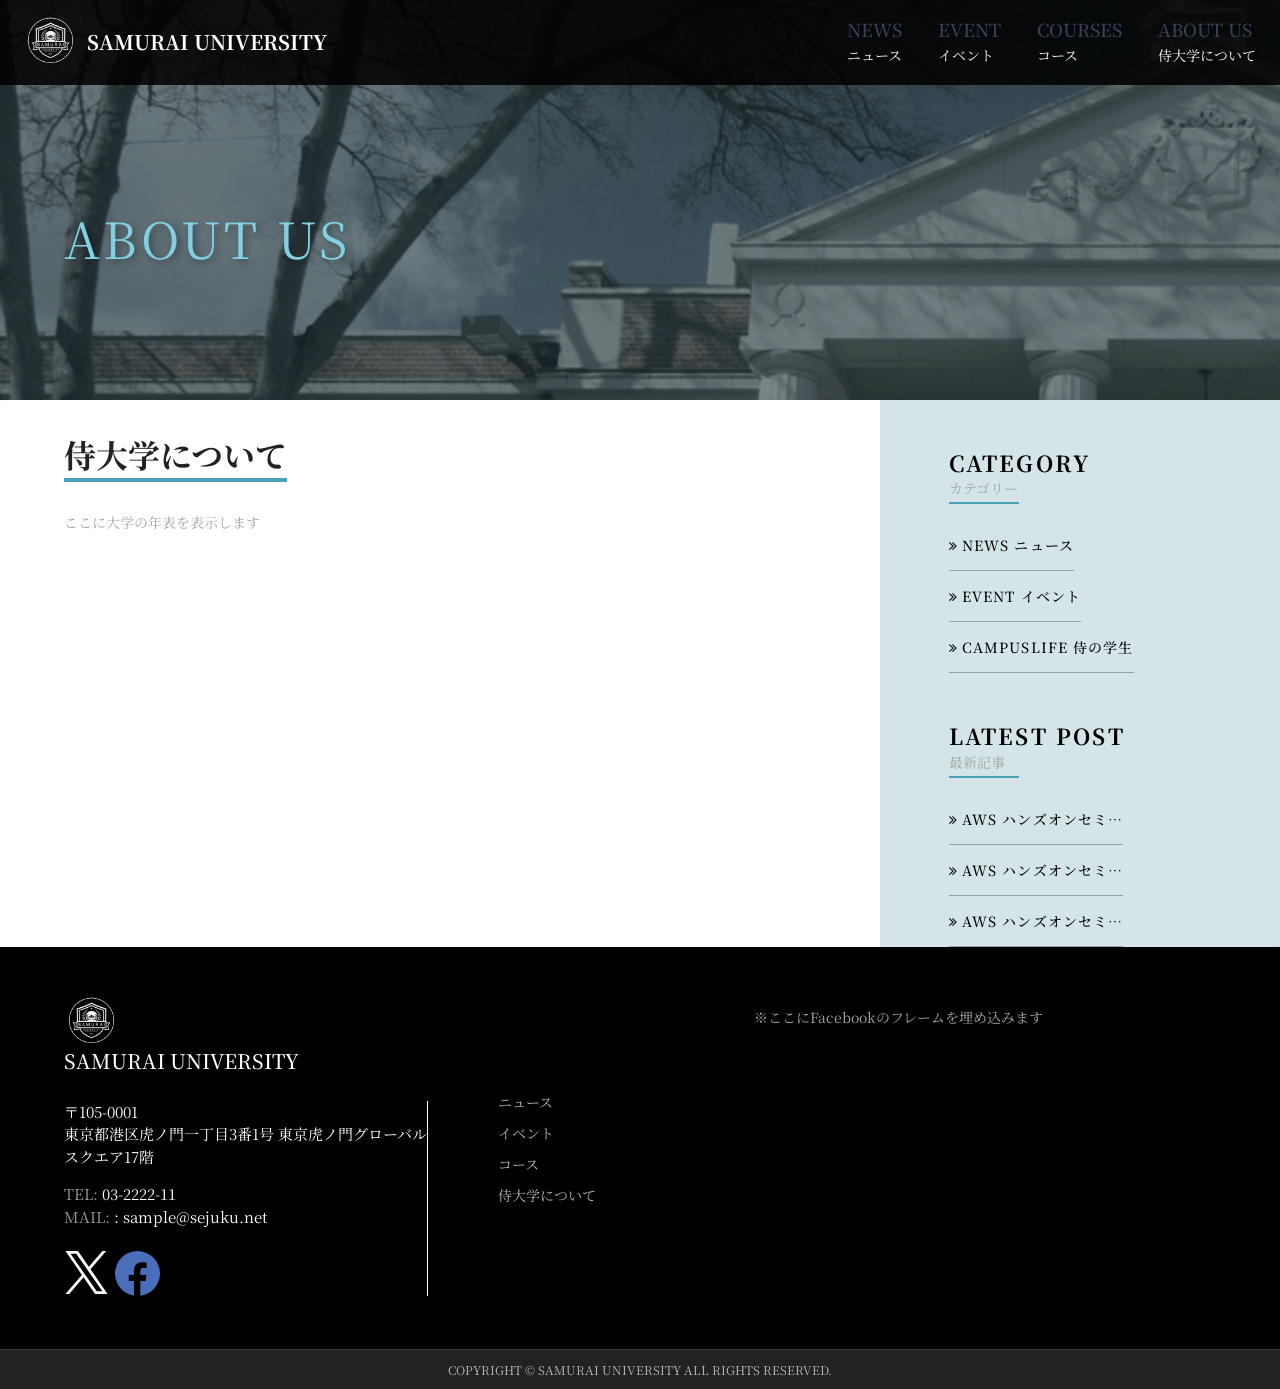
<file: samurai_university/samurai_university/about_us.html>
<!-- header.php ここから -->
<!DOCTYPE html>

<head>
  <title>samurai university</title>
  <meta charset="utf-8" />
  <meta http-equiv="X-UA-Compatible" content="IE=edge" />
  <meta name="description" content="samurai university" />
  <meta name="viewport" content="width=device-width, initial-scale=1" />
  <link rel="stylesheet" type="text/css" href="styles/bootstrap4/bootstrap.min.css" />
  <link href="plugins/font-awesome-4.7.0/css/font-awesome.min.css" rel="stylesheet" type="text/css" />
  <link rel="stylesheet" type="text/css" href="styles/main_styles.css" />
</head>

<body>
  <div class="super_container">
    <!-- ヘッダーここから -->
    <header class="header">
      <div class="header_container">
        <div class="">
          <nav class="navbar navbar-expand-lg">
            <div class="logo_container">
              <div class="logo_text">
                <a href="index.html">
                  <img src="images/logo_big.png" />
                  <span>Samurai University</span>
                </a>
              </div>
            </div>
            <button class="navbar-toggler" type="button" data-toggle="collapse" data-target="#navbarSupportedContent"
              aria-controls="navbarSupportedContent" aria-expanded="false" aria-label="Toggle navigation">
              <i class="fa fa-bars toggle-menu" aria-hidden="true"></i>
            </button>
            <div class="collapse navbar-collapse" id="navbarSupportedContent">
              <ul class="navbar-nav flex-row ml-md-auto d-md-flex main_nav">
                <li class="nav-item">
                  <a class="nav-link" href="news.html">
                    NEWS
                    <p>ニュース</p>
                  </a>
                </li>
                <li class="nav-item">
                  <a class="nav-link" href="events.html">
                    EVENT
                    <p>イベント</p>
                  </a>
                </li>
                <li class="nav-item">
                  <a class="nav-link" href="courses.html">
                    COURSES
                    <p>コース</p>
                  </a>
                </li>
                <li class="nav-item">
                  <a class="nav-link" href="about_us.html">
                    ABOUT US
                    <p>侍大学について</p>
                  </a>
                </li>
              </ul>
            </div>
          </nav>
        </div>
      </div>
    </header>
    <!-- ヘッダー ここまで -->
    <!-- header.php ここまで -->

    <!-- Home -->

    <div class="home">
      <div class="breadcrumbs_container">
        <div class="image_header">
          <div class="header_info">
            <!-- titleを出力します -->
            <div>about us</div>
          </div>
        </div>
      </div>
    </div>

    <!-- Course -->

    <div class="course">
      <div class="row content-body">
        <!-- Course -->
        <div class="col-lg-8">
          <!-- Course Tabs -->
          <div class="course_tabs_container">
            <div class="tab_panels">
              <!-- Description -->
              <div class="tab_panel">
                <div class="tab_panel_title">侍大学について</div>
                <!-- ここからはすべて the_content()で置き換えるため削除します。 -->
                ここに大学の年表を表示します
                <!-- ここまではすべて the_content()で置き換えるため削除します。 -->
              </div>
            </div>
          </div>
        </div>

        <!-- Course Sidebar -->
        <div class="col-lg-4" style="background-color: #2b7b8e33">
          <div class="sidebar">
            <div class="category">
              <div class="section_title_container category_title">
                <h2>CATEGORY</h2>
                <div class="section_subtitle">カテゴリー</div>
              </div>
              <div class="sidebar_categories">
                <ul>
                  <li><a href="#">News ニュース</a></li>
                  <li><a href="#">Event イベント</a></li>
                  <li><a href="#">CampusLife 侍の学生</a></li>
                </ul>
              </div>
            </div>
            <div class="category">
              <div class="section_title_container category_title">
                <h2>Latest Post</h2>
                <div class="section_subtitle">最新記事</div>
              </div>
              <div class="sidebar_categories">
                <ul>
                  <li><a href="#">AWS ハンズオンセミ…</a></li>
                  <li><a href="#">AWS ハンズオンセミ…</a></li>
                  <li><a href="#">AWS ハンズオンセミ…</a></li>
                </ul>
              </div>
            </div>
          </div>
        </div>
      </div>
    </div>

    <!-- footer.php ここから -->
    <footer class="footer">
      <div class="row footer_row">
        <div class="col">
          <div class="footer_content">
            <div class="row">
              <div class="col-lg-4 footer_col">
                <div class="footer_section footer_about">
                  <div class="footer_logo_container">
                    <img src="images/logo_big.png" alt="" />
                    <a href="">
                      <div class="footer_logo_text">Samurai University</div>
                    </a>
                  </div>
                  <div class="footer_contact_info">
                    <div>〒105-0001</div>
                    <div>東京都港区虎ノ門一丁目3番1号 東京虎ノ門グローバルスクエア17階</div>
                    <ul>
                      <li><span>TEL: </span>03-2222-11</li>
                      <li><span>MAIL: </span>: sample@sejuku.net</li>
                    </ul>
                  </div>
                  <div class="footer_social">
                    <ul>
                      <li>
                        <a href="https://x.com/samuraijuku" target="_blank" rel="noopener noreferrer">
                          <svg width="43" height="43" viewBox="0 0 1200 1227" fill="none" xmlns="http://www.w3.org/2000/svg" style="vertical-align: middle;">
                            <path d="M714.163 519.284L1160.89 0H1055.03L667.137 450.887L357.328 0H0L468.492 681.821L0 1226.37H105.866L515.491 750.218L842.672 1226.37H1200L714.137 519.284H714.163ZM569.165 687.828L521.697 619.934L144.011 79.6944H306.615L611.412 515.685L658.88 583.579L1055.08 1150.3H892.476L569.165 687.854V687.828Z" fill="white"/>
                          </svg>
                        </a>
                      </li>
                      <li>
                        <a href=""><i class="fa fa-facebook" aria-hidden="true"></i></a>
                      </li>
                    </ul>
                  </div>
                </div>
              </div>
              <div class="col-lg-3 footer_col">
                <div class="footer_section footer_links">
                  <div class="footer_links_container">
                    <ul>
                      <li><a href="news.html">ニュース</a></li>
                      <li><a href="events.html">イベント</a></li>
                      <li><a href="courses.html">コース</a></li>
                      <li><a href="about_us.html">侍大学について</a></li>
                    </ul>
                  </div>
                </div>
              </div>
              <div class="col-lg-5 footer_col clearfix">
                ※ここにFacebookのフレームを埋め込みます
              </div>
            </div>
          </div>
        </div>
      </div>
      <div class="row copyright_row">
        <div class="col">
          <div class="copyright d-flex flex-lg-row flex-column align-items-center justify-content-start">
            <div class="cr_text">
              Copyright &copy; Samurai University All Rights Reserved.
            </div>
          </div>
        </div>
      </div>
    </footer>
  </div>

  <!--jQuery-->
  <script src="js/jquery-3.2.1.min.js"></script>
  <script src="styles/bootstrap4/popper.js"></script>
  <script src="styles/bootstrap4/bootstrap.min.js"></script>
  <script type="text/javascript">
    $(".carousel").carousel();
  </script>

</body>

</html>
<!-- footer.php ここまで -->
</file>
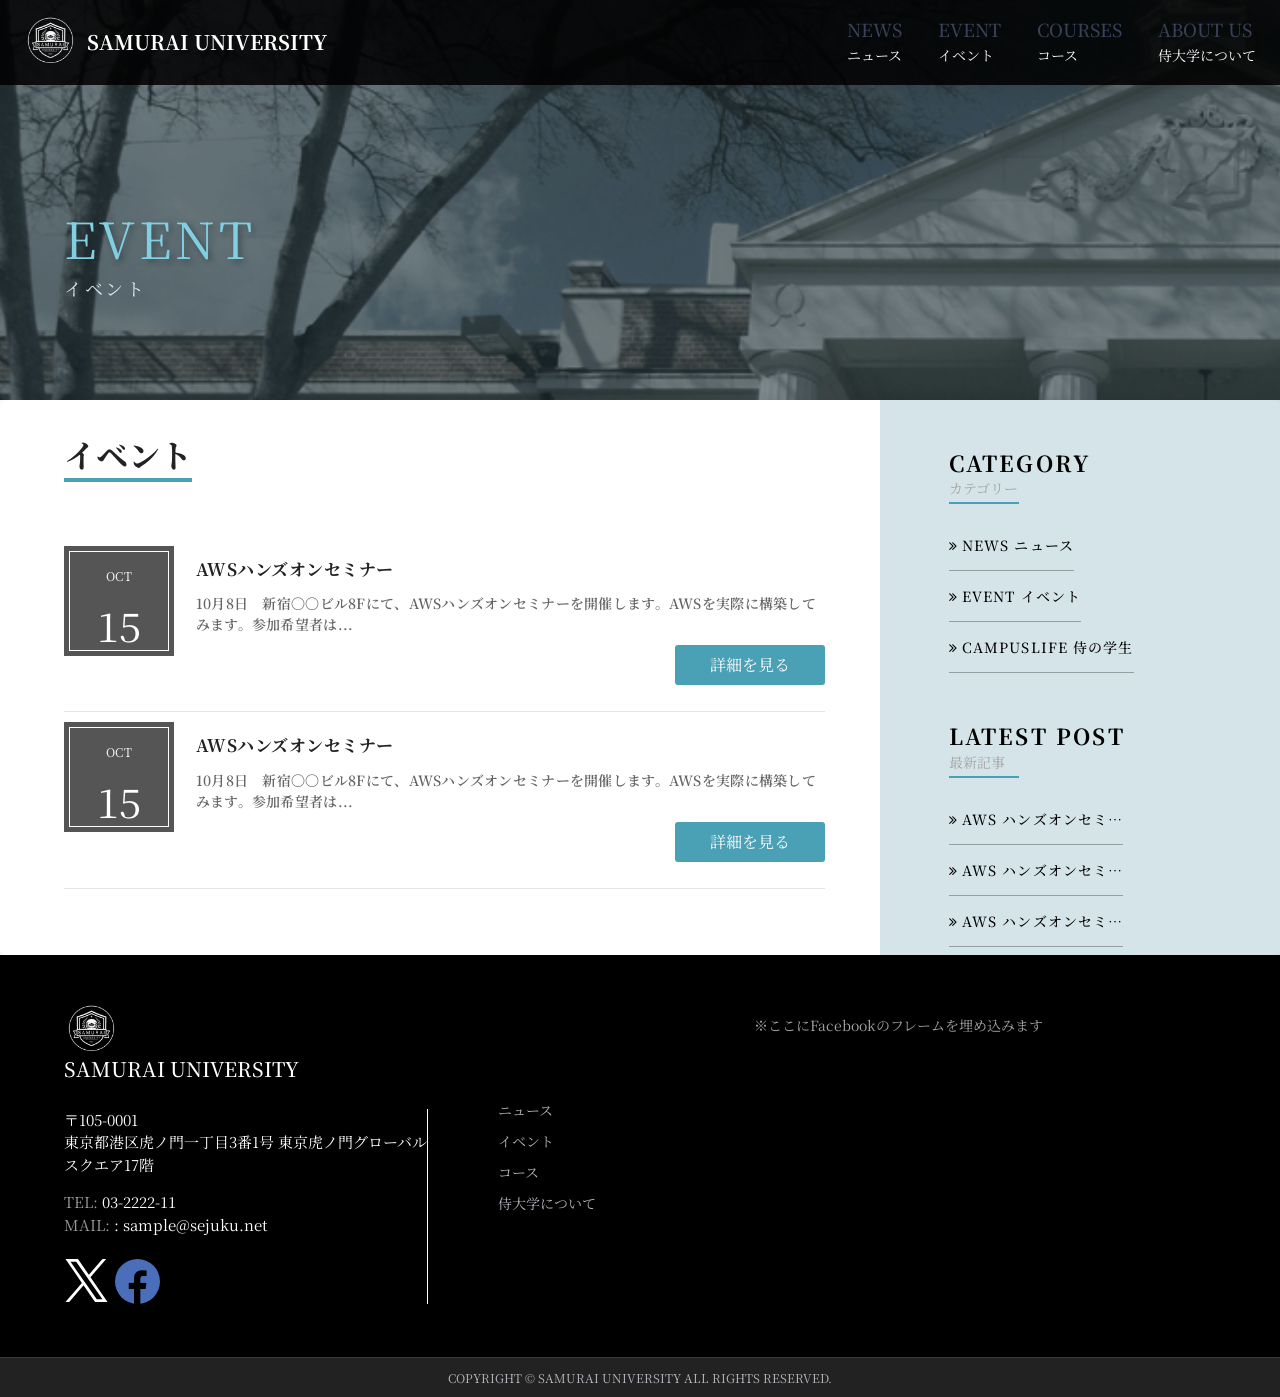
<file: samurai_university/samurai_university/events.html>
<!-- header.php ここから -->
<!DOCTYPE html>

<head>
  <title>samurai university</title>
  <meta charset="utf-8" />
  <meta http-equiv="X-UA-Compatible" content="IE=edge" />
  <meta name="description" content="samurai university" />
  <meta name="viewport" content="width=device-width, initial-scale=1" />
  <link rel="stylesheet" type="text/css" href="styles/bootstrap4/bootstrap.min.css" />
  <link href="plugins/font-awesome-4.7.0/css/font-awesome.min.css" rel="stylesheet" type="text/css" />
  <link rel="stylesheet" type="text/css" href="styles/main_styles.css" />
</head>

<body>
  <div class="super_container">
    <!-- ヘッダーここから -->
    <header class="header">
      <div class="header_container">
        <div class="">
          <nav class="navbar navbar-expand-lg">
            <div class="logo_container">
              <div class="logo_text">
                <a href="index.html">
                  <img src="images/logo_big.png" />
                  <span>Samurai University</span>
                </a>
              </div>
            </div>
            <button class="navbar-toggler" type="button" data-toggle="collapse" data-target="#navbarSupportedContent"
              aria-controls="navbarSupportedContent" aria-expanded="false" aria-label="Toggle navigation">
              <i class="fa fa-bars toggle-menu" aria-hidden="true"></i>
            </button>
            <div class="collapse navbar-collapse" id="navbarSupportedContent">
              <ul class="navbar-nav flex-row ml-md-auto d-md-flex main_nav">
                <li class="nav-item">
                  <a class="nav-link" href="news.html">
                    NEWS
                    <p>ニュース</p>
                  </a>
                </li>
                <li class="nav-item">
                  <a class="nav-link" href="events.html">
                    EVENT
                    <p>イベント</p>
                  </a>
                </li>
                <li class="nav-item">
                  <a class="nav-link" href="courses.html">
                    COURSES
                    <p>コース</p>
                  </a>
                </li>
                <li class="nav-item">
                  <a class="nav-link" href="about_us.html">
                    ABOUT US
                    <p>侍大学について</p>
                  </a>
                </li>
              </ul>
            </div>
          </nav>
        </div>
      </div>
    </header>
    <!-- ヘッダー ここまで -->
    <!-- header.php ここまで -->

    <!-- Home -->

    <div class="home">
      <div class="breadcrumbs_container">
        <div class="image_header">
          <div class="header_info">
            <div>Event</div>
            <div>イベント</div>
          </div>
        </div>
      </div>
    </div>

    <!-- Course -->

    <div class="course">
      <div class="row content-body">
        <!-- Course -->
        <div class="col-lg-8">
          <!-- Course Tabs -->
          <div class="course_tabs_container">
            <div class="tab_panels">
              <!-- Description -->
              <div class="tab_panel">
                <div class="tab_panel_title">イベント</div>
                <div class="tab_panel_content">
                  <div class="tab_panel_text">
                    <!-- WordPress loop start -->
                    <div class="news_posts_small">
                      <div class="row">
                        <div class="col-lg-2 col-md-2 col-sx-12">
                          <div class="calendar_news_border">
                            <div class="calendar_news_border_1">
                              <div class="calendar_month">OCT</div>
                              <div class="calendar_day">
                                <span>15</span>
                              </div>
                            </div>
                          </div>
                        </div>
                        <div class="col-lg-10 col-md-10 col-sx-12">
                          <div class="news_post_small_title">
                            <a href="events_detail.html">AWSハンズオンセミナー</a>
                          </div>
                          <div class="news_post_meta">
                            <ul>
                              <li>
                                10月8日　新宿〇〇ビル8Fにて、AWSハンズオンセミナーを開催します。AWSを実際に構築してみます。参加希望者は...
                              </li>
                            </ul>
                          </div>
                          <div class="read_continue">
                            <button onclick="location.href='events_detail.html'">詳細を見る</button>
                          </div>
                        </div>
                      </div>
                      <hr />
                    </div>
                    <!-- WordPress loop until here -->
                    <div class="news_posts_small">
                      <div class="row">
                        <div class="col-lg-2 col-md-2 col-sx-12">
                          <div class="calendar_news_border">
                            <div class="calendar_news_border_1">
                              <div class="calendar_month">OCT</div>
                              <div class="calendar_day">
                                <span>15</span>
                              </div>
                            </div>
                          </div>
                        </div>
                        <div class="col-lg-10 col-md-10 col-sx-12">
                          <div class="news_post_small_title">
                            <a href="events_detail.html">AWSハンズオンセミナー</a>
                          </div>
                          <div class="news_post_meta">
                            <ul>
                              <li>
                                10月8日　新宿〇〇ビル8Fにて、AWSハンズオンセミナーを開催します。AWSを実際に構築してみます。参加希望者は...
                              </li>
                            </ul>
                          </div>
                          <div class="read_continue">
                            <button onclick="location.href='events_detail.html'">詳細を見る</button>
                          </div>
                        </div>
                      </div>
                      <hr />
                    </div>
                  </div>
                </div>
              </div>
            </div>
          </div>
        </div>

        <!-- Course Sidebar -->
        <div class="col-lg-4" style="background-color: #2b7b8e33">
          <div class="sidebar">
            <div class="category">
              <div class="section_title_container category_title">
                <h2>CATEGORY</h2>
                <div class="section_subtitle">カテゴリー</div>
              </div>
              <div class="sidebar_categories">
                <ul>
                  <li><a href="#">News ニュース</a></li>
                  <li><a href="#">Event イベント</a></li>
                  <li><a href="#">CampusLife 侍の学生</a></li>
                </ul>
              </div>
            </div>
            <div class="category">
              <div class="section_title_container category_title">
                <h2>Latest Post</h2>
                <div class="section_subtitle">最新記事</div>
              </div>
              <div class="sidebar_categories">
                <ul>
                  <li><a href="#">AWS ハンズオンセミ…</a></li>
                  <li><a href="#">AWS ハンズオンセミ…</a></li>
                  <li><a href="#">AWS ハンズオンセミ…</a></li>
                </ul>
              </div>
            </div>
          </div>
        </div>
      </div>
    </div>
    <!-- footer.php ここから -->
    <footer class="footer">
      <div class="row footer_row">
        <div class="col">
          <div class="footer_content">
            <div class="row">
              <div class="col-lg-4 footer_col">
                <div class="footer_section footer_about">
                  <div class="footer_logo_container">
                    <img src="images/logo_big.png" alt="" />
                    <a href="">
                      <div class="footer_logo_text">Samurai University</div>
                    </a>
                  </div>
                  <div class="footer_contact_info">
                    <div>〒105-0001</div>
                    <div>東京都港区虎ノ門一丁目3番1号 東京虎ノ門グローバルスクエア17階</div>
                    <ul>
                      <li><span>TEL: </span>03-2222-11</li>
                      <li><span>MAIL: </span>: sample@sejuku.net</li>
                    </ul>
                  </div>
                  <div class="footer_social">
                    <ul>
                      <li>
                        <a href="https://x.com/samuraijuku" target="_blank" rel="noopener noreferrer">
                          <svg width="43" height="43" viewBox="0 0 1200 1227" fill="none" xmlns="http://www.w3.org/2000/svg" style="vertical-align: middle;">
                            <path d="M714.163 519.284L1160.89 0H1055.03L667.137 450.887L357.328 0H0L468.492 681.821L0 1226.37H105.866L515.491 750.218L842.672 1226.37H1200L714.137 519.284H714.163ZM569.165 687.828L521.697 619.934L144.011 79.6944H306.615L611.412 515.685L658.88 583.579L1055.08 1150.3H892.476L569.165 687.854V687.828Z" fill="white"/>
                          </svg>
                        </a>
                      </li>
                      <li>
                        <a href=""><i class="fa fa-facebook" aria-hidden="true"></i></a>
                      </li>
                    </ul>
                  </div>
                </div>
              </div>
              <div class="col-lg-3 footer_col">
                <div class="footer_section footer_links">
                  <div class="footer_links_container">
                    <ul>
                      <li><a href="news.html">ニュース</a></li>
                      <li><a href="events.html">イベント</a></li>
                      <li><a href="courses.html">コース</a></li>
                      <li><a href="about_us.html">侍大学について</a></li>
                    </ul>
                  </div>
                </div>
              </div>
              <div class="col-lg-5 footer_col clearfix">
                ※ここにFacebookのフレームを埋め込みます
              </div>
            </div>
          </div>
        </div>
      </div>
      <div class="row copyright_row">
        <div class="col">
          <div class="copyright d-flex flex-lg-row flex-column align-items-center justify-content-start">
            <div class="cr_text">
              Copyright &copy; Samurai University All Rights Reserved.
            </div>
          </div>
        </div>
      </div>
    </footer>
  </div>

  <!--jQuery-->
  <script src="js/jquery-3.2.1.min.js"></script>
  <script src="styles/bootstrap4/popper.js"></script>
  <script src="styles/bootstrap4/bootstrap.min.js"></script>
  <script type="text/javascript">
    $(".carousel").carousel();
  </script>

</body>

</html>
<!-- footer.php ここまで -->
</file>
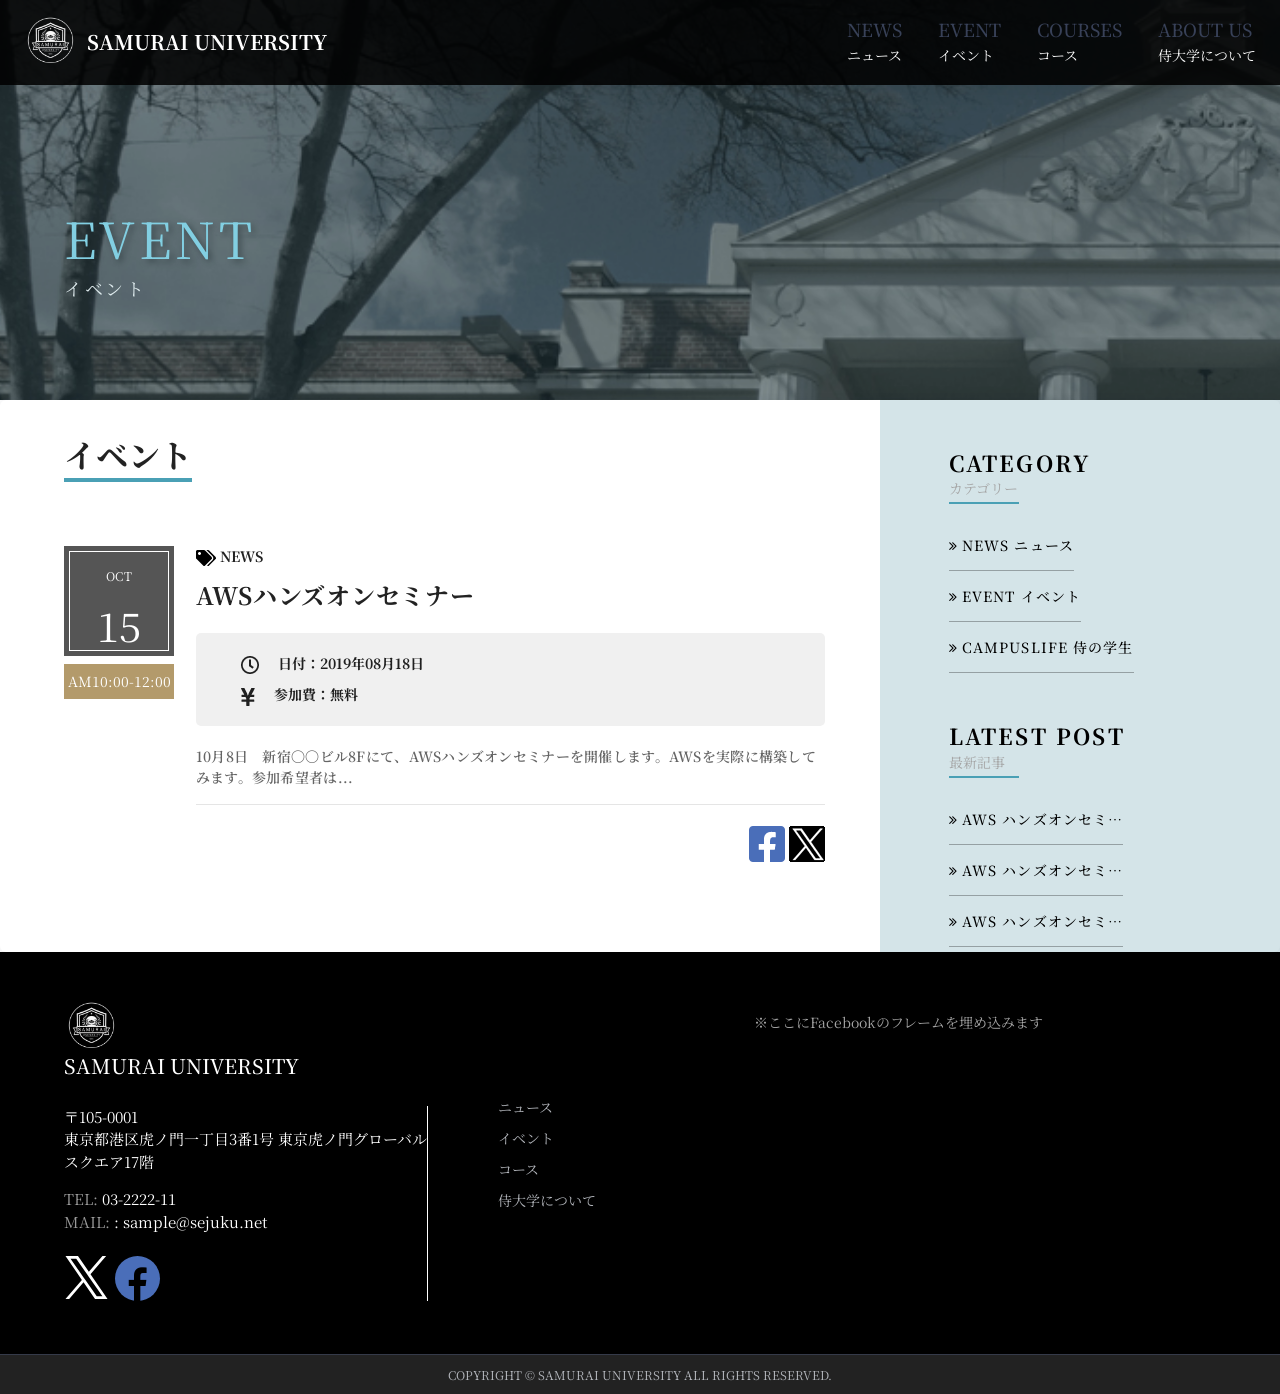
<file: samurai_university/samurai_university/events_detail.html>
<!-- header.php ここから -->
<!DOCTYPE html>

<head>
  <title>samurai university</title>
  <meta charset="utf-8" />
  <meta http-equiv="X-UA-Compatible" content="IE=edge" />
  <meta name="description" content="samurai university" />
  <meta name="viewport" content="width=device-width, initial-scale=1" />
  <link rel="stylesheet" type="text/css" href="styles/bootstrap4/bootstrap.min.css" />
  <link href="plugins/font-awesome-4.7.0/css/font-awesome.min.css" rel="stylesheet" type="text/css" />
  <link rel="stylesheet" type="text/css" href="styles/main_styles.css" />
</head>

<body>
  <div class="super_container">
    <!-- ヘッダーここから -->
    <header class="header">
      <div class="header_container">
        <div class="">
          <nav class="navbar navbar-expand-lg">
            <div class="logo_container">
              <div class="logo_text">
                <a href="index.html">
                  <img src="images/logo_big.png" />
                  <span>Samurai University</span>
                </a>
              </div>
            </div>
            <button class="navbar-toggler" type="button" data-toggle="collapse" data-target="#navbarSupportedContent"
              aria-controls="navbarSupportedContent" aria-expanded="false" aria-label="Toggle navigation">
              <i class="fa fa-bars toggle-menu" aria-hidden="true"></i>
            </button>
            <div class="collapse navbar-collapse" id="navbarSupportedContent">
              <ul class="navbar-nav flex-row ml-md-auto d-md-flex main_nav">
                <li class="nav-item">
                  <a class="nav-link" href="news.html">
                    NEWS
                    <p>ニュース</p>
                  </a>
                </li>
                <li class="nav-item">
                  <a class="nav-link" href="events.html">
                    EVENT
                    <p>イベント</p>
                  </a>
                </li>
                <li class="nav-item">
                  <a class="nav-link" href="courses.html">
                    COURSES
                    <p>コース</p>
                  </a>
                </li>
                <li class="nav-item">
                  <a class="nav-link" href="about_us.html">
                    ABOUT US
                    <p>侍大学について</p>
                  </a>
                </li>
              </ul>
            </div>
          </nav>
        </div>
      </div>
    </header>
    <!-- ヘッダー ここまで -->
    <!-- header.php ここまで -->

    <!-- Home -->

    <div class="home">
      <div class="breadcrumbs_container">
        <div class="image_header">
          <div class="header_info">
            <div>Event</div>
            <div>イベント</div>
          </div>
        </div>
      </div>
    </div>

    <!-- Post 部分 -->
    <div class="course">
      <div class="row content-body">
        <!-- Course -->
        <div class="col-lg-8">
          <!-- Course Tabs -->
          <div class="course_tabs_container">
            <div class="tab_panels">
              <!-- Description -->
              <div class="tab_panel">
                <div class="tab_panel_title">イベント</div>
                <div class="tab_panel_content">
                  <div class="tab_panel_text">
                    <div class="news_posts_small">
                      <div class="row">
                        <div class="col-lg-2 col-md-2 col-sx-12">
                          <div class="calendar_news_border">
                            <div class="calendar_news_border_1">
                              <div class="calendar_month">OCT</div>
                              <div class="calendar_day">
                                <span>15</span>
                              </div>
                            </div>
                          </div>
                          <div class="calendar_hour">AM10:00-12:00</div>
                        </div>
                        <div class="col-lg-10 col-md-10 col-sx-12">
                          <div class="news_post_small_header">
                            <img src="images/tags-solid.png" alt="" /> NEWS
                          </div>
                          <div class="news_detail_title">
                            AWSハンズオンセミナー
                          </div>
                          <div class="news_time">
                            <div>
                              <img src="images/clock-regular.png" alt="" />
                              <span>日付：2019年08月18日</span>
                            </div>
                            <div>
                              <img src="images/yen-sign-solid.png" alt="" />
                              <span>参加費：無料</span>
                            </div>
                          </div>
                          <div class="news_post_meta">
                            10月8日　新宿〇〇ビル8Fにて、AWSハンズオンセミナーを開催します。AWSを実際に構築してみます。参加希望者は...
                          </div>

                          <hr />
                          <div class="social_share">
                            <img src="images/facebook-square-brands.png" alt="" />
                            <img src="images/x-square-brands.png" alt="" />
                          </div>
                        </div>
                      </div>
                    </div>
                  </div>
                </div>
              </div>
            </div>
          </div>
        </div>

        <!--  Sidebar -->
        <div class="col-lg-4" style="background-color: #2b7b8e33">
          <div class="sidebar">
            <div class="category">
              <div class="section_title_container category_title">
                <h2>CATEGORY</h2>
                <div class="section_subtitle">カテゴリー</div>
              </div>
              <div class="sidebar_categories">
                <ul>
                  <li><a href="#">News ニュース</a></li>
                  <li><a href="#">Event イベント</a></li>
                  <li><a href="#">CampusLife 侍の学生</a></li>
                </ul>
              </div>
            </div>
            <div class="category">
              <div class="section_title_container category_title">
                <h2>Latest Post</h2>
                <div class="section_subtitle">最新記事</div>
              </div>
              <div class="sidebar_categories">
                <ul>
                  <li><a href="#">AWS ハンズオンセミ…</a></li>
                  <li><a href="#">AWS ハンズオンセミ…</a></li>
                  <li><a href="#">AWS ハンズオンセミ…</a></li>
                </ul>
              </div>
            </div>
          </div>
        </div>
      </div>
    </div>
    <!-- footer.php ここから -->
    <footer class="footer">
      <div class="row footer_row">
        <div class="col">
          <div class="footer_content">
            <div class="row">
              <div class="col-lg-4 footer_col">
                <div class="footer_section footer_about">
                  <div class="footer_logo_container">
                    <img src="images/logo_big.png" alt="" />
                    <a href="">
                      <div class="footer_logo_text">Samurai University</div>
                    </a>
                  </div>
                  <div class="footer_contact_info">
                    <div>〒105-0001</div>
                    <div>東京都港区虎ノ門一丁目3番1号 東京虎ノ門グローバルスクエア17階</div>
                    <ul>
                      <li><span>TEL: </span>03-2222-11</li>
                      <li><span>MAIL: </span>: sample@sejuku.net</li>
                    </ul>
                  </div>
                  <div class="footer_social">
                    <ul>
                      <li>
                        <a href="https://x.com/samuraijuku" target="_blank" rel="noopener noreferrer">
                          <svg width="43" height="43" viewBox="0 0 1200 1227" fill="none" xmlns="http://www.w3.org/2000/svg" style="vertical-align: middle;">
                            <path d="M714.163 519.284L1160.89 0H1055.03L667.137 450.887L357.328 0H0L468.492 681.821L0 1226.37H105.866L515.491 750.218L842.672 1226.37H1200L714.137 519.284H714.163ZM569.165 687.828L521.697 619.934L144.011 79.6944H306.615L611.412 515.685L658.88 583.579L1055.08 1150.3H892.476L569.165 687.854V687.828Z" fill="white"/>
                          </svg>
                        </a>
                      </li>
                      <li>
                        <a href=""><i class="fa fa-facebook" aria-hidden="true"></i></a>
                      </li>
                    </ul>
                  </div>
                </div>
              </div>
              <div class="col-lg-3 footer_col">
                <div class="footer_section footer_links">
                  <div class="footer_links_container">
                    <ul>
                      <li><a href="news.html">ニュース</a></li>
                      <li><a href="events.html">イベント</a></li>
                      <li><a href="courses.html">コース</a></li>
                      <li><a href="about_us.html">侍大学について</a></li>
                    </ul>
                  </div>
                </div>
              </div>
              <div class="col-lg-5 footer_col clearfix">
                ※ここにFacebookのフレームを埋め込みます
              </div>
            </div>
          </div>
        </div>
      </div>
      <div class="row copyright_row">
        <div class="col">
          <div class="copyright d-flex flex-lg-row flex-column align-items-center justify-content-start">
            <div class="cr_text">
              Copyright &copy; Samurai University All Rights Reserved.
            </div>
          </div>
        </div>
      </div>
    </footer>
  </div>

  <!--jQuery-->
  <script src="js/jquery-3.2.1.min.js"></script>
  <script src="styles/bootstrap4/popper.js"></script>
  <script src="styles/bootstrap4/bootstrap.min.js"></script>
  <script type="text/javascript">
    $(".carousel").carousel();
  </script>

</body>

</html>
<!-- footer.php ここまで -->
</file>
<file: CSS/main_styles.css>
body{
  max-width: 1440px;
  margin: 0 auto 0 auto;
  font-family: "Noto Sans JP","Source Sans Pro", "Hiragino Kaku Gothic ProN", Meiryo, Arial, sans-serif;
}
@media screen and (max-width: 768px) {
  /* 1. bodyの最大幅固定を解除し、画面いっぱいに広げる */
  body {
    max-width: 100%;
    width: 100%;
    margin: 0;
    padding: 0;
    overflow-x: hidden;
    box-sizing: border-box;
  }
}
/* ============================================================================== */
/* ヘッダー */
header{
  display: flex;
  justify-content: space-between;
  background-color: #f8f9fa;
  width: 1440px;
  height: 100px;
 position: relative;
}
a.logo img{
  display: block;
  margin: 10px auto;
  padding-left: 20px;
  padding-top: 10px;
  width: 206px;
}

/* ハンバーガーメニュー */
button#menu-icon {
 background-color: transparent;
 padding: 0;
 border: none;
 cursor: pointer;
}

/* ナビゲーションメニュー */
#nav-menu {
  background-color: #e6f0fa;
  position: absolute;
  right: 0;
  top: 0;
  height: 650px;
  width: 630px;
  max-width: 100vw;
  display: none;
  z-index: 100;
}
/* クローズボタン */
#close {
  position: absolute;
  top: 0;
  right: 0;
  padding: 0;
  margin: 0;
  background-color: transparent;
  border: none;
  cursor: pointer;
}
/* ｢MENU｣テキスト */
.menu-title {
  font-size: 18px;
  color: #005bac;
  margin: 0;
  letter-spacing: 0.1em;
  display: flex;
  align-items: flex-end;
  gap: 15px;
  height: 100px;
  padding: 0 20px;
}
.menu-title::after{
  content: "";
  display: block;
  width: 420px;
  height: 2px;
  background-color: rgba(0, 91, 172, 0.2);
}
#nav-menu nav {
  margin-top: 20px;
  padding: 0 20px;
}
#nav-menu nav > ul {
  padding-left: 80px;
  margin: 0 auto;
  list-style: none;
  display: grid;
  grid-template-columns: repeat(2, 1fr);
  gap: 20px 30px;
}

/* メインリンク */
.menu {
  display: inline-block;
  font-size: 24px;
  color: #005bac;
  text-decoration: none;
}
/* サブメニュー */
.sub-menu {
  list-style: none;
  padding-left: 5px;
  margin-top: 6px;
}
.sub-menu li {
  margin-bottom: 4px;
  margin-left: 10px;
}
.sub-menu a {
  font-size: 18px;
  color:rgba(0, 91, 172, 0.4);
  text-decoration: none;
  align-items: center;
}
.sub-menu a::before {
  content: "ー";
  margin-right: 4px;
  color: rgba(0, 91, 172, 0.2);
}
@media screen and (max-width: 768px) {
  /* ヘッダーの幅をスマホの画面幅いっぱいに調整 */
  header {
    width: 100% !important;
    max-width: 100% !important;
    height: 50px;
  }

  /* ロゴの大きさをスマホ用に調整 */
  a.logo img {
    width: 140px;
    padding-left: 10px;
    padding-top: 5px;
  }

  /* ハンバーガーメニューボタン*/
  button#menu-icon {
    width: 44px;
    height: 44px;
    display: flex;
    align-items: center;
    justify-content: center;
    padding: 0;
    margin: 0;
  }
  button#menu-icon img {
    width: 44px;
    height: 44px;
    object-fit: contain;
  }

  /* ナビゲーションメニューをスマホ画面全体にきれいに収める */
  #nav-menu {
    width: 100vw !important;
    max-width: 100vw !important;
    height: 100vh !important;
    position: fixed;
    top: 0;
    left: 0;
    right: 0;
    overflow-y: auto; /* メニューが長い場合にスクロールできるようにする */
  }

  /* クローズボタンの位置と大きさ調整 */
  #close {
    padding: 0;
  }
  #close img {
    width: 44px;
    height: 44px;
  }

  /* 「MENU」タイトルの調整 */
  .menu-title {
    font-size: 12px;
    height: 60px;
    padding: 0 50px;
  }
  .menu-title::after {
    width: 100%;
    max-width: auto; 
    
  }

 #nav-menu nav > ul {
    display: grid;
    grid-template-columns: repeat(2, 1fr); /* 2列の横並びにする */
    gap: 15px 15px; /* 項目同士の隙間をスマホ用に少しコンパクトにする */
    padding-left: 20px;
    padding-right: 20px;
    box-sizing: border-box;
  }
  /* メインメニューの文字サイズ調整 */
  .menu {
    font-size: 18px;
  }

  /* サブメニューの文字サイズ調整 */
  .sub-menu a {
    font-size: 14px;
  }
}

/* ==================================================================== */
/* メインビジュアル */
#main-visual {
  position: relative;
  height: 550px;
  width: 1440px;
}
.hero {
  width: 676px;
  height: 550px;
  left: 0px;
  top: 0;
  position: absolute;
}
.img-2 {
  opacity: 0.35;
  width: 764px;
  height: 550px;
  top: 0px;
  right: 0px;
  position: absolute;
}
#main-message h1 {
  position: absolute;
  text-align: center;
  top: 50px;
  right: 140px;
  z-index: 10;
  color: #005bac;
  font-size: 32px;
  font-family: 'Zen Old Mincho',serif;
  font-weight: 700;
  text-shadow: 1px 1px 1px rgba(0, 0, 0, 0.25);
}
#main-message span {
  color: #ff9f1c;
  font-size: 48px;
  font-family: 'Zen Old Mincho',serif;
  font-weight: 700;
  text-shadow: 1px 1px 1px rgba(0, 0, 0, 0.25);
}
#main-visual .contact-phone-box {
  position: absolute;
  left: 800px;
  top: 200px;
  display: flex;
  flex-direction: column;
  align-items: center;
  width: 540px;
  z-index: 10;  
}
.text01 {
  text-align: center;
  font-size: 20px;
  font-family: 'Zen Old Mincho',serif;
  font-weight: 400;
  margin-bottom: 10px;
}
#main-visual .phone-info-row {
  display: flex;
  align-items: center;
  justify-content: center;
  gap: 40px;
  padding: 15px 0;
  border-top: #005bac 1px solid;
  border-bottom: #005bac 1px solid;
  width: 100%;
  box-sizing: border-box;
  margin-bottom: 15px;
}
.ringer-volume {
  width: 68px;
  height: 65px;
}
.tel-numbar {
  color: black;
  font-size: 48px;
  font-family: 'Zen Old Mincho',serif;
  font-weight: 400;
}
.text02 {
  color: black;
  font-size: 20px;
  font-family: 'Zen Old Mincho',serif;
  font-weight: 400;
  text-align: center;
  line-height: 1.5;
}

@media screen and (max-width: 768px) {
  /* メインビジュアル全体：幅を画面いっぱいにし、高さを自動調整 */
  #main-visual {
    position: relative;
    width: 100%;
    max-width: 100%;
    height: auto;
    display: flex;
    flex-direction: column;
  }

  /* hero画像は非表示 */
  .hero {
    display: none;
  }

  /* img-2（待合室画像）を画面いっぱいに広げる */
  .img-2 {
    position: relative;
    display: block;
    width: 100%;
    height: auto;
    max-height: 450px;
    object-fit: cover;
    opacity: 0.35;
    top: auto;
    right: auto;
    left: auto;
  }

  /* メインメッセージを画像の上に配置 */
  #main-message {
    position: absolute;
    top: 160px;
    left: 50%;
    line-height: 2.2;
    transform: translate(-50%, -50%);
    width: 90%;
    z-index: 10;
  }

  #main-message h1 {
    position: static;
    transform: none;
    font-size: 22px;
    text-align: center;
    width: 100%;
    right: auto;
    top: auto;
  }

  #main-message span {
    font-size: 36px;
  }

  /* text01以下（予約情報ボックス）を画像の下に配置 */
  #main-visual .contact-phone-box {
    position: relative;
    top: auto;
    left: auto;
    width: 100%;
    margin-top: 0;
    padding: 20px 15px;
    box-sizing: border-box;
    display: flex;
    flex-direction: column;
    align-items: center;
    background-color: #e6f0fa;
  }

  /* 電話番号の行（アイコンと番号）の調整 */
  #main-visual .phone-info-row {
    gap: 15px;
    padding: 10px 0;
    width: 80%;
  }

  .ringer-volume {
    width: 36px;
    height: 34px;
  }

  .tel-numbar {
    font-size: 32px;
    width: auto;
    height: auto;
  }

  .text01, .text02 {
    font-size: 16px;
  }
}

/* ====================================================================== */

/* ニュース */
#news-section {
  background: #f8f9fa;
  width: 1440px;
  min-height: 520px;
  margin: 0px;
  padding: 50px 0px;
  box-sizing: border-box;
  position: relative;
}
.news-container {
  width: 1080px;
  margin: 0 auto;
}
/* ニュース見出し */
.section-header {
  width: auto;
  height: auto;
  display: flex;
  flex-direction: column;
  align-items: center;
}
.title {
  color: #005bac;
  font-size: 40px;
  font-weight: 500;
  margin: 0;
  text-align: center;
}
.subtitle {
  color: #005bac;
  font-size: 20px;
  font-weight: 500;
  margin: 0px;
  text-align: center;
}
/* ニュースリスト */
.news-list {
  list-style: none;
  padding: 0;
  margin-top: 20px;
  width: 100%;
}
.news-item {
  border-top: 1px solid rgba(0, 91, 172, 0.4);
  width: 1080px;
}
.news-item:last-child {
  border-bottom: 1px solid rgba(0, 91, 172, 0.4);
  width: 1080px;
}
.news-link {
  display: flex;
  align-items: center;
  padding: 16px 8px;
  text-decoration: none;
  color: #005bac;
  transition: opacity 0.3;
}
.news-link:hover {
  opacity: 0.7;
}
.news-date {
  font-size: 14px;
  width: 70px;
  flex-shrink: 0;
  padding-left: 20px;
  padding-right: 50px;
}
.news-category {
  font-size: 13px;
  color: #005bac;
  border: 1px solid #005bac;
  border-radius: 20px;
  padding: 2px 10px;
  margin-right: 100px;
  flex-shrink: 0;
}
.news-text {
  font-size: 16px;
  color: #005bac;
  white-space: nowrap;
  overflow: hidden;
  text-overflow: ellipsis;
}

/* もっと見るボタン */
.btn-wrapper {
  text-align: center;
  margin-top: 30px;
}
.btn {
  display: inline-block;
  background-color: #ff9f1c;
  color: #ffffff;
  font-size: 16px;
  font-weight: 300;
  padding: 12px 48px;
  border-radius: 5px;
  text-decoration: none;
}
.btn:hover {
  opacity: 0.8;
}

@media screen and (max-width: 768px) {
  /* 1. ニュースセクション全体の幅・余白をスマホ用に調整 */
  #news-section {
    width: 100% !important;
    max-width: 100% !important;
    min-height: auto !important;
    padding: 30px 15px !important;
    box-sizing: border-box !important;
  }

  /* 2. コンテナの幅を100%にする */
  .news-container {
    width: 100% !important;
    max-width: 100% !important;
    padding: 0 !important;
    box-sizing: border-box !important;

  }

  /* 3. 見出し（タイトル・サブタイトル）のフォントサイズ調整 */
  .title {
    font-size: 28px !important;
  }

  .subtitle {
    font-size: 14px !important;
  }

  /* 4. ニュースリストの各アイテムの幅を100%に */
  .news-item,
  .news-item:last-child {
    width: 100% !important;
    box-sizing: border-box !important;
  }

  /* 5. ニュースリンク（日付・カテゴリ・テキスト）のレイアウト調整 */
  .news-link {
    flex-wrap: wrap !important; /* 画面幅に合わせて日付やカテゴリを折り返せるようにする */
    gap: 8px 12px !important;
    padding: 12px 5px !important;
  }

  /* 日付 */
  .news-date {
    font-size: 12px !important;
    width: auto !important;
    padding: 0 !important;
    margin-right: 10px !important;
  }

  /* カテゴリバッジ */
  .news-category {
    font-size: 11px !important;
    padding: 2px 10px !important;
    margin-right: 0 !important;
  }

  /* ニュース本文（スマホでは必要に応じて折り返す、または省略を維持） */
  .news-text {
    font-size: 14px !important;
    width: 100% !important; /* スマホでは下の行に回り込ませる場合 */
    white-space: normal !important; /* 長いテキストが隠れないように折り返しを許可 */
  }

  /* 6. 「もっと見る」ボタンの調整 */
  .btn-wrapper {
    margin-top: 20px !important;
  }

  .btn {
    display: block !important;
    width: 100% !important;
    max-width: 280px !important;
    margin: 0 auto !important;
    font-size: 14px !important;
    padding: 12px 20px !important;
    box-sizing: border-box !important;
    text-align: center !important;
  }
}

/* ===================================================================== */
/* 診療案内 */
#medical-section {
  width: 1440px;
  min-height: 853px;
  margin: 0 auto;
  background-color: #f8f9fa;
  display: flex;
  align-items: center;
  justify-content: center;
  box-sizing: border-box;
}
.medical-frame {
  width: 1360px;
  border: 2px solid #ff9f1c;
  border-radius: 70px;
  box-sizing: border-box;
  padding: 40px 0;
  display: flex;
  flex-direction: column;
  align-items: center;
  justify-content: space-between;
}
.medical-frame > p {
  width: 816px;
  font-size: 18px;
  font-weight: 500;
  text-align: center;
  margin-top: 30px;
}
/* 3列カードコンテンツ */
.medical-container {
  width: 1080px;
  display: flex;
  justify-content: space-between;
  margin-top: 20px;
  gap: 80px;
}
.medical-card-blue {
  flex: 1;
  padding: 32px 20px;
  box-sizing: border-box;
  text-align: center;
  background-color: #e6f0fa;
}
.medical-card-beige {
  flex: 1;
  padding: 32px 20px;
  box-sizing: border-box;
  text-align: center;
  background-color: #f4f1ea;
}
.card-title {
  font-size: 26px;
}
.card-text {
  font-size: 18px;
  font-weight: 500;
  line-height: 1.7;
  text-align: left;
  padding-left: 10px;
}

@media screen and (max-width: 768px) {
  /* 1. セクション全体の幅・余白をスマホ用に調整 */
  #medical-section {
    width: 100% !important;
    max-width: 100% !important;
    min-height: auto !important;
    padding: 30px 15px !important;
    box-sizing: border-box !important;
  }

  /* 2. 外枠（フレーム）の幅や角丸をスマホサイズに最適化 */
  .medical-frame {
    width: 100% !important;
    max-width: 100% !important;
    border-radius: 30px !important; /* スマホでは角丸を少し小さくする */
    padding: 30px 15px !important;
    box-sizing: border-box !important;
  }

  /* 3. フレーム内の紹介テキストの幅を100%にし、文字サイズを調整 */
  .medical-frame > p {
    width: 100% !important;
    font-size: 14px !important;
    line-height: 1.6 !important;
    margin-top: 15px !important;
    padding: 0 10px !important;
    box-sizing: border-box !important;
    text-align: center !important;
  }

  /* 4. 3列のカードコンテナを「縦並び（column）」に変更 */
  .medical-container {
    width: 100% !important;
    max-width: 100% !important;
    flex-direction: column !important; /* 横並びから縦並びに変更 */
    gap: 20px !important; /* カード同士の間隔 */
    margin-top: 20px !important;
    padding: 0 !important;
    box-sizing: border-box !important;
  }

  /* 5. 各カードの幅を100%に広げる */
  .medical-card-blue,
  .medical-card-beige {
    width: 100% !important;
    padding: 24px 15px !important;
    box-sizing: border-box !important;
  }

  /* 6. カード内の見出し・テキストの調整 */
  .card-title {
    font-size: 20px !important;
    margin-bottom: 10px !important;
  }

  .card-text {
    font-size: 14px !important;
    line-height: 1.6 !important;
    padding-left: 0 !important;
    text-align: center !important; 
  }
}
/* ========================================================================== */
/* 当院について */
.concept-section {
  width: 1440px;
  height: auto;
  margin: 0 auto;
  box-sizing: border-box;
  padding-top: 50px;
  padding-bottom: 50px;
  background-image: url("../images/img/背景.png");
  background-repeat: no-repeat;
  background-position: center;
  background-size: cover;
  position: relative;
  }
.concept-container {
  width: 1080px;
  margin: 0 auto;
  display: flex;
  flex-direction: column;
  height: 100%;
}
/* CONCEPT見出し */
.section-header {
  width: 260px;
  height: 77px;
}
.concept-title {
  color: #005bac;
  font-size: 40px;
  font-weight: 500;
  margin: 0;
}
.concept-subtitle {
  color: #005bac;
  font-size: 20px;
  font-weight: 500;
  margin: 0px;
  text-align: center;
}
/* キャッチコピー */
.concept-message {
  text-align: center;
}
.concept-catch-main {
  color: #ff9f1c;
  font-family: 'Zen old Mincho',serif;
  font-size: 64px;
  font-weight: 500;
  letter-spacing: 2px;
  margin: 0;
}
.concept-catch-sub {
  color: #005bac;
  font-size: 36px;
  font-family: serif;
  font-weight: 500;
  margin: 0;
}
.concept-text {
  font-size: 18px;
  line-height: 1.8;
  margin-top: 20px;
  font-weight: 500;
}
/* メインコンテンツ　画像　円形ポイント */
.concept-content {
  display: flex;
  align-items: center;
  justify-content: center;
  gap: 40px;
  margin-top: 30px;
  margin-bottom: 10px;
}
.concept-photo {
  width: 440px;
  height: 440px;
  border-radius: 50%;
  overflow: hidden;
  flex-shrink: 0;
}
.concept-photo img {
  width: 100%;
  height: 100%;
  object-fit: cover;
}
.concept-points {
  position: relative;
  width: 470px;
  height: 436px;
  flex-shrink: 0;
}
.point-circle {
  position: absolute;
  border-radius: 50%;
  background-color: #f4f1ea;
  border: 1px solid #ff9f1c;
  display: flex;
  align-items: center;
  justify-content: center;
  text-align: center;
  color: #005bac;
  font-size: 28px;
  font-weight: 500;
  line-height: 1.4;
}
.point-top {
  width: 230px;
  height: 230px;
  top: 0;
  left: 120px;
}
.point-bottom-left {
  width: 230px;
  height: 230px;
  bottom: 0;
  left: 0;
}
.point-bottom-right {
  width: 230px;
  height: 230px;
  bottom: 0;
  right: 0;
}

@media screen and (max-width: 768px) {
  /* 1. 全体の幅やパディングの調整 */
  .concept-section {
    width: 100% !important;
    max-width: 100% !important;
    padding: 40px 10px !important;
    box-sizing: border-box !important;
  }

  .concept-container {
    width: 100% !important;
    max-width: 100% !important;
    padding: 0 !important;
    box-sizing: border-box !important;
  }
/* 2. 見出しエリアの調整 */
  .section-header {
    width: 100% !important;
    height: auto !important;
    text-align: center !important;
    margin: 0 auto 20px auto !important;
  }

  .concept-title {
    font-size: 26px !important;
  }

  .concept-subtitle {
    font-size: 14px !important;
  }

  /* 3. キャッチコピーの文字サイズと折り返し調整 */
  .concept-message {
    width: 100% !important;
    box-sizing: border-box !important;
    padding: 0 5px !important;
    margin-bottom: 20px !important;
  }

  .concept-catch-main {
    font-size: 26px !important; /* スマホ画面からはみ出さないように縮小 */
    letter-spacing: 1px !important;
    line-height: 1.4 !important;
    margin: 0 0 10px 0 !important;
  }

  .concept-catch-sub {
    font-size: 18px !important;
    line-height: 1.5 !important;
    margin: 0 !important;
  }

  /* 4. 本文テキストの調整 */
  .concept-text {
    font-size: 14px !important;
    line-height: 1.7 !important;
    margin-top: 15px !important;
    padding: 0 10px !important;
    text-align: center !important;
    box-sizing: border-box !important;
  }
  /* 5. メインコンテンツ（画像と円形ポイント群）を「縦並び」にする */
  .concept-content {
    display: flex !important;
    flex-direction: column !important; /* 画像とポイント群を上下の縦並びにする */
    align-items: center !important;
    gap: 40px !important; /* 画像とトライアングル配置の間隔 */
    width: 100% !important;
    margin-top: 30px !important;
  }

  /* 6. 円形画像のサイズ調整 */
  .concept-photo {
    width: 100% !important;
    max-width: 100%;
    height: 260px !important;
    border-radius: 0;
    overflow: hidden;
    margin: 0 auto !important;
    box-sizing: border-box !important;
  }
  .concept-photo img {
    width: 100% !important;
    height: 100% !important;
    object-fit: cover !important;
    display: block !important;
  }

  /* 7. 3つの円形ポイントのコンテナ（トライアングル配置のエリア） */
  .concept-points {
    position: relative !important;
    width: 320px !important;  /* スマホ画面に収まるようにコンテナサイズを縮小 */
    height: 290px !important; /* 三角形が収まる高さに調整 */
    margin: 0 auto !important;
    flex-shrink: 0 !important;
  }

  /* 8. 3つの円形サークルのトライアングル配置（サイズと位置の調整） */
  .point-circle {
    position: absolute !important;
    border-radius: 50% !important;
    background-color: #f4f1ea !important;
    border: 1px solid #ff9f1c !important;
    display: flex !important;
    align-items: center !important;
    justify-content: center !important;
    text-align: center !important;
    color: #005bac !important;
    font-size: 15px !important; /* スマホ用に文字サイズを調整 */
    font-weight: 500 !important;
    line-height: 1.4 !important;
    box-sizing: border-box !important;
    padding: 10px !important;
  }

  /* 上の円 */
  .point-top {
    width: 150px !important;
    height: 150px !important;
    top: 0 !important;
    left: 85px !important; /* 320px幅の中央に配置 (320-150)/2 = 85 */
  }

  /* 左下の円 */
  .point-bottom-left {
    width: 150px !important;
    height: 150px !important;
    bottom: 0 !important;
    left: 0 !important;
  }

  /* 右下の円 */
  .point-bottom-right {
    width: 150px !important;
    height: 150px !important;
    bottom: 0 !important;
    right: 0 !important;
  }
}
/* =========================================================== */
/* ごあいさつセクション */
.greeting-section {
  width: 1440px;
  margin: 0 auto;
  padding: 60px 0;
  background-image: url("../images/img/歯ブラシ.jpg");
  background-repeat: no-repeat;
  background-position: center;
  background-size: cover;  
  box-sizing: border-box;
}
.greeting-container {
  width: 1348px;
  margin: 0 auto;
  border-radius: 70px;
  padding: 40px 150px;
  box-sizing: border-box;
  background-color: rgba(255, 255, 255,0.7)
}
.greeting-content {
  display: flex;
  align-items: center;
  justify-content: space-between;
  gap: 30px;
  margin-top: 40px;
}
/* 院長カード（左側） */
.director-card {
  width: 363px;
  min-height: 508px;
  flex-shrink: 0;
}
.director-photo {
  width: 100%;
  border-radius: 30px 0 0 0; 
  padding-bottom: 10px;
  overflow: hidden;
}
.director-photo img {
  width: 100%;
  height: 100%;
  object-fit: cover;
}
.director-info {
  background-color: #f4f1ea;
  border-radius: 0 0 0 50px;
  text-align: center;
  padding: 20px;
  position: relative;
  z-index: 1;
}
.director-info .clinic-name {
  color: #005bac;
  font-size: 30px;
  font-weight: 500;
  margin: 0;
}
.director-info .director-name {
  font-size: 30px;
  margin-top: 5px;
  margin-bottom: 0;
}
/* あいさつ文ボックス（右側） */
.greeting-message-box {
  flex-grow: 1;
  background-color: rgba(230, 240, 250, 0.8);
  border-radius: 0 50px 50px 0;
  padding: 40px;
  box-sizing: border-box;
  width: 621px;
  min-height: 508px;
}
.greeting-message-box p {
  font-size: 20px;
  line-height: 2.5;
  margin: 0;
  width: 527px;
  font-family:'Zen old Mincho',serif;
  font-weight: 500;
}

@media screen and (max-width: 768px) {
  /* 1. ごあいさつセクション全体の幅と背景の調整 */
  .greeting-section {
    width: 100% !important;
    max-width: 100% !important;
    height: 180px;
    padding: 0 !important;
    background-size: cover !important;
    background-position: center !important;
    box-sizing: border-box !important;
    position: relative;
  }

  /* 2. スマホでは不要なコンテナや長文のあいさつボックス、院長カードを非表示にする */
  .greeting-container {
    width: 100% !important;
    max-width: 100% !important;
    background: transparent !important; /* 背景の半透明白を消して画像を見せる */
    padding: 0 !important;
    border-radius: 0 !important;
    box-sizing: border-box;
  }
　.greeting-section .section-header,
  .greeting-section h2,
  .greeting-section p,
  .greeting-section .greeting-title,
  .greeting-section .greeting-subtitle {
    display: none !important;
  }
  /* 院長カード、あいさつ文をスマホでは非表示にする */
  .greeting-content {
    display: none !important;
  }
}

/* ================================================================== */
/* 患者様の声・staffblogコンテンツセクション */
#voice-blog-section {
  width: 1440px;
  margin: 0 auto;
  padding: 60px 0;
  background-color: #f8f9fa;
  box-sizing: border-box;
}
.voice-blog-container {
  width: 1080px;
  margin: 0 auto;
  box-sizing: border-box;
}
.voice-blog-cards {
  display: flex;
  justify-content: space-between;
  gap: 60px;
}
.voice-blog-card {
  flex: 1;
  min-height: 250px;
  overflow: hidden;
  position: relative;
  display: flex;
  align-items: center;
  justify-content: center;
  text-decoration: none;
  background-size: cover;
  background-position: center;
}
.voice-card {
  background-image: url("../images/img/植物.jpg");
}
.blog-card {
  background-image: url("../images/img/img_1.jpg");
}
.inner-box {
  width: 80%;
  height: 200px;
  background-color: rgba(255, 255, 255,0.7);
  border-radius: 50px;
  display: flex;
  align-items: center;
  justify-content: center;
}
.inner-box p {
  color: #005bac;
  font-size: 34px;
  font-weight: 500;
  letter-spacing: 0.05em;
}

@media screen and (max-width: 768px) {
  /* 1. セクション全体の幅とパディングをスマホ用に最適化 */
  #voice-blog-section {
    width: 100% !important;
    max-width: 100% !important;
    padding: 30px 15px !important;
    box-sizing: border-box !important;
  }

  /* 2. コンテナの幅を100%にする */
  .voice-blog-container {
    width: 100% !important;
    max-width: 100% !important;
    padding: 0 !important;
    box-sizing: border-box !important;
  }

  /* 3. 横並びのカード群を「縦並び（column）」に変更 */
  .voice-blog-cards {
    display: flex !important;
    flex-direction: column !important; /* 横並びから縦並びに変更 */
    gap: 20px !important; /* カード同士の間隔 */
    width: 100% !important;
    box-sizing: border-box !important;
  }

  /* 4. 各カードの幅を100%にし、高さや見た目をスマホ用に調整 */
  .voice-blog-card {
    width: 100% !important;
    min-height: 180px !important; /* スマホで見やすい高さに調整 */
    box-sizing: border-box !important;
  }

  /* 5. カード内のインナーボックス（白い半透明の部分）のサイズ調整 */
  .inner-box {
    width: 85% !important;
    height: 120px !important; /* 高さをスマホ用にコンパクトにする */
    border-radius: 30px !important; /* 角丸を少し小さくする */
  }

  /* 6. テキストの文字サイズをスマホ用に縮小 */
  .inner-box p {
    font-size: 20px !important; /* スマホ画面からはみ出さないサイズに調整 */
  }
}

/* ============================================================== */
/* ご予約・お問い合わせ セクション */
.contact-section {
  width: 100%;
  width: 1440px;
  min-height: 390px;
  margin: 0 auto;
  position: relative;
  box-sizing: border-box;
  display: flex;
  align-items: center;
  justify-content: center;
  padding: 10px 0;
 
}
.contact-bg {
  position: absolute;
  top: 0;
  left: 0;
  width: 100%;
  height: 100%;
  object-fit: cover;
  z-index: 0;
}
.contact-container {
  position: relative;
  z-index: 1;
  width: 1080px;
  margin: 0 auto;
  flex-direction: column;
  align-items: center;
}
.contact-title {
  font-size: 36px;
  font-family: "Zen Old Mincho",serif;
  font-weight: 400;
  text-align: center;
  letter-spacing: 5px;
  width: 100%;
  margin-top: 0 0 30px 0;
}
/* 電話とボタンエリア */
.contact-inner {
  display: flex;
  align-items: center;
  justify-content: space-between;
  gap: 60px;
  width: 100%;
 
}
.contact-phone-box {
  display: flex;
  flex-direction: column;
  align-items: center;
  flex-shrink: 0;
  width: 540px;  
}
.phone-info-row {
  display: flex;
  align-items: center;
  justify-content: center;
  gap: 40px;
  padding: 15px 0;
  border-top: #005bac 1px solid;
  border-bottom: #005bac 1px solid;
}
.contact-section .ringer-volume {
  width: 70px;
  height: 60px;
  object-fit: contain;
  position: static;
}
.contact-section .tel-numbar {
  font-size: 48px;
  font-family: serif;
  font-weight: 500;
  letter-spacing: 2px;
  width: auto;
  height: auto;
  position: static;
}
.contact-section .text02 {
  text-align: center;
  font-size: 20px;
  line-height: 1.6;
  width: auto;
  height: auto;
  position: static;
  margin-top: 10px;
}
.contact-section .btn-wrapper {
  margin-top: 0;
  text-align: center;
  flex-grow: 1;
}
.contact-section .btn {
  display: inline-block;
  font-size: 28px;
  font-weight: 400;
  padding: 12px 48px;
  border-radius: 5px;
  text-decoration: none;
}

@media screen and (max-width: 768px) {
  /* 1. セクション全体の幅とパディングをスマホ用に最適化 */
  .contact-section {
    width: 100% !important;
    max-width: 100% !important;
    min-height: auto !important;
    padding: 40px 15px !important;
    box-sizing: border-box !important;
    display: flex !important;
    flex-direction: column !important;
    align-items: center !important;
    justify-content: center !important;
  }

  /* 2. 背景画像をスマホの画面幅に合わせて綺麗にフィットさせる */
  .contact-bg {
    width: 100% !important;
    height: 100% !important;
    object-fit: cover !important;
  }

  /* 3. コンテナの幅を100%にし、中央寄せにする */
  .contact-container {
    width: 100% !important;
    max-width: 100% !important;
    display: flex !important;
    flex-direction: column !important;
    align-items: center !important;
    text-align: center !important;
    padding: 0 !important;
    box-sizing: border-box !important;
  }

  /* 4. タイトルの文字サイズと余白調整 */
  .contact-title {
    font-size: 22px !important;
    letter-spacing: 2px !important;
    margin: 0 0 25px 0 !important;
    text-align: center !important;
  }

  /* 5. 電話エリアとボタンエリアを「縦並び」にする */
  .contact-inner {
    display: flex !important;
    flex-direction: column !important; /* 横並びから縦並びに変更 */
    align-items: center !important;
    justify-content: center !important;
    gap: 30px !important; /* 電話ボックスとボタンの間隔 */
    width: 100% !important;
  }

  /* 6. 電話ボックスの幅を100%にし、中央寄せ */
  .contact-phone-box {
    width: 100% !important;
    max-width: 100% !important;
    align-items: center !important;
  }

  .phone-info-row {
    width: 100% !important;
    box-sizing: border-box !important;
    justify-content: center !important;
    gap: 15px !important;
    padding: 10px 0 !important;
  }

  /* 電話アイコンのサイズ調整 */
  .contact-section .ringer-volume {
    width: 40px !important;
    height: 35px !important;
  }

  /* 電話番号の文字サイズ調整 */
  .contact-section .tel-numbar {
    font-size: 28px !important;
    letter-spacing: 1px !important;
  }

  /* 電話番号下の受付時間などのテキスト調整 */
  .contact-section .text02 {
    font-size: 14px !important;
    text-align: center !important;
    margin-top: 8px !important;
  }

  /* 7. お問い合わせボタンを電話ボックスの下に配置し、見やすく整える */
  .contact-section .btn-wrapper {
    width: 100% !important;
    margin-top: 0 !important;
    text-align: center !important;
  }

  .contact-section .btn {
    display: block !important;
    width: 100% !important;
    max-width: 300px !important; /* ボタンの最大幅 */
    margin: 0 auto !important;   /* 中央に配置 */
    font-size: 16px !important;
    padding: 14px 20px !important;
    box-sizing: border-box !important;
    text-align: center !important;
  }
}

/* ====================================================== */
/* 病院案内 */
.access-section {
  background-color: #e6f0fa;
  width: 1440px;
  padding: 60px 20px;
  box-sizing: border-box;
  position: relative;
}
.access-container {
  max-width: 1235px;
  width: 100%;
  margin: 0 auto;
  box-sizing: border-box;
}
.access-top-wrapper {
  display: flex;
  justify-content: center;
  align-items: stretch;
  flex-wrap: nowrap;
  padding-top: 40px;
  margin-bottom: 20px;
  box-sizing: border-box;
}
.access-map {
  width: 582px;
  overflow: hidden;
  border-radius: 50px 0 0 0;
  flex-shrink: 0;
  display: flex;
}
.access-map iframe {
  width: 100%;
  height: 100% !important;
  border: 0;
  display: block;
}
/* Access情報ボックスs */
.access-info-box {
  width: 653px;
  box-sizing: border-box;
  background-color: #f4f1ea;
  border-radius: 0 50px 0 0;
  padding: 20px;
  border: 1px solid #ff9f1c;
  flex-shrink: 0;
  display: flex;
  flex-direction: column;
  justify-content: space-between
}
.access-address {
  font-size: 20px;
  margin: 10px;
}
.access-address strong {
  margin-right: 20px;
}
.access-method {
  display: flex;
  align-items: flex-start;
  gap: 15px;
  margin: 0;
}
.access-method:last-child {
  margin-bottom: 0;
}
.access-method .car-icon {
  position: static;
  width: 40px;
  height: 40px;
  object-fit: contain;
  flex-shrink: 0;
}
.method-content {
  display: flex;
  flex-direction: column;
  margin-top: 0;
  margin-bottom: 0;
}
.method-title {
  font-size: 24px;
  font-weight: 500;
  color: #163760;
  margin: 0;
}
.method-text {
  font-size: 20px;
  font-weight: 500; 
  margin-top: 0;

}
.schedule {
  width: 1235px;
  height: auto;
  margin: 0 auto;
  background-color: #ff9f1c;
  border-radius: 0 0 50px 50px;
  text-align: center;
  padding: 20px 0;

}
.schedule img {
  width: 1090px;
  height: auto;
}

@media screen and (max-width: 768px) {
  /* 1. セクション全体の幅とパディングをスマホ用に最適化 */
  .access-section {
    width: 100% !important;
    max-width: 100% !important;
    padding: 30px 0 !important; /* 左右の余白をなくして画面幅いっぱいに */
    box-sizing: border-box !important;
  }

  /* 2. コンテナの幅を100%に */
  .access-container {
    width: 100% !important;
    max-width: 100% !important;
    padding: 0 !important;
    box-sizing: border-box !important;
  }

  /* 3. 地図とアクセス情報を「縦並び」にする */
  .access-top-wrapper {
    display: flex !important;
    flex-direction: column !important; /* 横並びから縦並びに変更 */
    align-items: stretch !important;
    width: 100% !important;
    padding: 0 !important;
    margin: 0 0 20px 0 !important;
    box-sizing: border-box !important;
  }

  /* 4. 地図エリアの幅を100%、角丸を0pxに */
  .access-map {
    width: 100% !important;
    max-width: 100% !important;
    height: 250px !important; /* スマホで見やすい高さに調整 */
    border-radius: 0 !important; /* 角丸を0pxにする */
    box-sizing: border-box !important;
  }

  .access-map iframe {
    width: 100% !important;
    height: 100% !important;
  }

  /* 5. アクセス情報ボックスの幅を100%、角丸を0pxに */
  .access-info-box {
    width: 100% !important;
    max-width: 100% !important;
    border-radius: 0 !important; /* 角丸を0pxにする */
    padding: 20px 15px !important;
    box-sizing: border-box !important;
  }

  .access-address {
    font-size: 16px !important;
    margin: 5px 0 15px 0 !important;
  }

  /* アクセス方法（交通手段）の文字サイズ調整 */
  .method-title {
    font-size: 18px !important;
  }

  .method-text {
    font-size: 14px !important;
  }

  /* 6. 診療時間（スケジュール）エリアの幅を100%、角丸を0pxに */
  .schedule {
    width: 100% !important;
    max-width: 100% !important;
    border-radius: 0 !important; /* 角丸を0pxにする */
    padding: 20px 10px !important;
    box-sizing: border-box !important;
  }

  /* 7. スケジュール内の画像もスマホの画面幅（100%）に合わせる */
  .schedule img {
    width: 100% !important;
    max-width: 100% !important;
    height: auto !important;
    display: block !important;
    box-sizing: border-box !important;
  }
}

/* ==================================================================== */
/* フッター */
footer {
  background-color: #e6f0fa;
  padding: 60px 20px 30px;
  box-sizing: border-box;
  width: 1440px;
}
.footer-top {
  display: flex;
  justify-content: space-between;
  align-items: center;
  max-width: 1080px;
  width: 100%;
  margin: 0 auto 40px auto;
  padding-bottom: 10px;
  box-sizing: border-box;
}
#footer-left-container {
  display: flex;
  flex-direction: column;
  align-items: center;
}
#footer-left-container .logo img {
  width: 290px;
  height: auto;
  margin-bottom: 20px;
  padding: 0;
}
#footer-left-container .btn-wrapper {
  width: 244px; 
}
#footer-left-container .btn {
  font-size: 24px;
  font-weight: 500;
}
#footer-right-container {
  display: flex;
  flex-direction: column;
  align-items: center;
  text-align: center;
}
#footer-right-container .phone-info-row {
  display: flex;
  align-items: center;
  justify-content: center;
  gap: 30px;
  border-top: #005bac 1px solid;
  border-bottom: #005bac 1px solid;
  width: 100%;
  padding: 15px 30px;
}
#footer-right-container .ringer-volume {
  width: 60px;
  height: auto;
  object-fit: contain;
  position: static;
}
#footer-right-container .tel-numbar {
  font-size: 48px;
  font-weight: 300;
  letter-spacing: 1px;
  position: static;
  width: auto;
  height: auto;
}
#footer-right-container .text02 {
  font-size: 20px;
  line-height: 1.6;
  position: static;
  margin-top: 10px;
}
#footer-link {
  max-width: 1440px;
  width: 100%;
  display: flex;
  justify-content: center;
  flex-wrap: wrap;
  gap: 20px;
 
}
#footer-link a {
  color: #005bac;
  font-size: 20px;
  text-decoration: none;
  padding-right: 20px;
  border-right:#005bac 2px solid;
}
#footer-link a:last-child {
  border-right: none;
}
#copyright {
  max-width: 1440px;
  width: 100%;
  text-align: center;
  font-size: 14px;
} 

/* フッターメディアクエリ(768px以下） */
@media screen and (max-width:768px) {
footer {
  width: 100%;
  max-width: 100%;
  padding: 40px 15px 20px;
  box-sizing: border-box;
}
.footer-top {
  display: flex;
  flex-direction: column;
  align-items: center;
  gap: 30px;
  width: 100%;
  margin: 0 auto 30px auto;
}
#footer-left-container {
  width: 100%;
  align-items: center;
}
#footer-left-container .logo img {
  width: 220px;
  margin-bottom: 15px;
}
#footer-left-container .btn {
  display: block;
  width: 100%;
  font-size: 14px;
  padding: 12px 10px;
  box-sizing: border-box;
  text-align: center;
  white-space: nowrap;
}
#footer-right-container {
  width: 100%;
  align-items: center;
}
#footer-right-container .phone-info-row {
  gap: 15px;
  padding: 12px 10px;
  width: 100%;
  box-sizing: border-box;
}
#footer-right-container .ringer-volume {
    width: 40px !important;
  }

  #footer-right-container .tel-numbar {
    font-size: 28px !important;
  }

  #footer-right-container .text02 {
    font-size: 14px !important;
  }

  /* フッター下部のリンク（ナビゲーション）の折り返し・余白調整 */
  #footer-link {
    gap: 10px 15px !important;
    padding: 0 10px !important;
    box-sizing: border-box;
  }

  #footer-link a {
    font-size: 14px !important;
    padding-right: 15px !important;
  }

  /* コピーライトの文字サイズ */
  #copyright {
    font-size: 12px !important;
    margin-top: 20px !important;
  }  
}
</file>
<file: CSS/concept_menber.css>
/* =================================操業・基本設定 ================= */
.concept-section {
  width: 1440px;
  min-height: auto;
  margin: 0 auto;
  box-sizing: border-box;
  padding: 20px 0 0 0;
  background-image: url("../images/img/背景.png");
  background-repeat: no-repeat;
  background-position: center;
  background-size: cover;
  position: relative;
}

.concept-container {
  width: 1200px;
  margin: 0 auto;
  display: flex;
  flex-direction: column;
}

CONCEPT見出し
.section-header {
  width: 260px;
  margin-top: 0;
  padding-bottom: 50px;
}
.concept-title {
  color: #005bac;
  font-size: 40px;
  font-weight: 500;
  margin: 0;
}
.concept-subtitle {
  color: #005bac;
  font-size: 20px;
  font-weight: 500;
  margin: 0;
  text-align: center;
}

/* メインレイアウト（左：円形写真 / 右：キャッチコピー） */
.concept-main-layout {
  display: flex;
  align-items: center;
  justify-content: space-between;
  gap: 60px;
  padding: 30px;
}

/* 丸の写真 */
.concept-photo {
  width: 440px;
  height: 440px;
  border-radius: 50%;
  overflow: hidden;
  flex-shrink: 0;
  box-shadow: 0 10px 25px rgba(0, 0, 0, 0.05);
}
.concept-photo img {
  width: 100%;
  height: 100%;
  object-fit: cover;
}

/* 右側メッセージエリア */
.concept-message {
  flex: 1;
  text-align: left;
}
.concept-catch-main {
  color: #ff9f1c;
  font-family: 'Zen Old Mincho', serif;
  font-size: 50px;
  font-weight: 500;
  margin: 0 0 10px 0;
  line-height: 1.2;
  text-align: center;
}
.concept-catch-sub {
  color: #005bac;
  font-size: 30px;
  font-family: serif;
  font-weight: 500;
  margin: 0 0 20px 0;
  line-height: 1.6;
  text-align: center;
}
.concept-text {
  font-size: 18px;
  line-height: 2.2;
  margin: 0;
  font-weight: 500;
  text-align: center;
}

 /* CONCEPTポイントエリア */

.concept-point-area {
  display: flex;
  flex-direction: column;
  gap: 40px;
}

.point-item {
  display: flex;
  flex-direction: column;
  gap: 10px;
}

.point-heading {
  display: flex;
  align-items: baseline;
  gap: 15px;
  margin: 0;
}

.point-num {
  color: #ff9f1c;
  font-size: 32px;
  font-weight: bold;
  font-family: serif;
  margin: 0;
}
.point-num span {
  font-size: 20px;
  margin-right: 2px;
}

.point-title {
  color: #005bac;
  font-family: 'Zen Old Mincho', serif;
  font-size: 32px;
  font-weight: 500;
  margin: 0;
  line-height: 1.2;
}

.point-desc {
  font-size: 18px;
  line-height: 1.7;
  margin: 0;
}

.section-divider {
  width: 100%;
  height: 379px;
  margin-top: 80px;
  margin-bottom: 0;
  overflow: hidden;
  line-height: 0;
}
.section-divider img {
  width: 100%;
  height: 100%;
  object-fit: cover;
  display: block;
}

/* 医師・スタッフ紹介 */
.director-section {
  width: 1440px;
  min-height: auto;
  background-color: #e6f0fa;
  margin: 0 auto;
  box-sizing: border-box;
  padding-top: 0;
  padding-bottom: 60px;
  position: relative;
}

.director-container {
  width: 1080px;
  margin: 0 auto;
  display: flex;
  flex-direction: column;
  padding-top: 50px;
}
.section-staff-header {
  width: 400px;
  align-items: center;
}
/* メインコンテンツ（2カラム） */
.director-main-content {
  display: flex;
  justify-content: space-between;
  align-items: flex-start;
  gap: 60px;
  margin-top: 40px;
  margin-bottom: 50px;
}

/* 左側：円形写真と名前 */
.director-profile-col {
  width: 340px;
  display: flex;
  flex-direction: column;
  align-items: center;
  flex-shrink: 0;
}

.director-photo-circle {
  width: 250px;
  height: 250px;
  border-radius: 50%;
  overflow: hidden;
  box-shadow: 0 10px 25px rgba(0, 0, 0, 0.05);
  margin-bottom: 20px;
}

.director-photo-circle img {
  width: 100%;
  height: 100%;
  object-fit: cover;
}

.director-name-area {
  text-align: center;
  margin: 0;
}

.director-position {
  color: #005bac;
  font-size: 18px;
  font-weight: 500;
  display: block;
}

.director-fullname {
  color: #005bac;
  font-size: 28px;
  font-weight: 500;
  display: block;
  margin: 5px 0;
}

.director-ruby {
  color: #005bac;
  font-size: 18px;
  display: block;
}

/* 右側：経歴・資格エリア */
.director-info-col {
  flex: 1;
  display: flex;
  flex-direction: column;
  gap: 30px;
}

.info-block {
  width: 100%;
}

.info-heading {
  color: #005bac;
  font-size: 22px;
  font-weight: 500;
  margin: 0 0 15px 0;
  padding-bottom: 8px;
  border-bottom: 1px solid #005bac;
  display: flex;
  align-items: center;
  gap: 10px;
}

.info-heading::before {
  content: url(../images/icon/枠なし歯のアイコン.png);
  width: 40px;
  height: 40px;
}

.info-list {
  list-style: none;
  padding-left: 50px;
  margin: 0;
  display: flex;
  flex-direction: column;
  gap: 8px;
}

.info-list li {
  font-size: 18px;
  line-height: 1.6;
}

/* 院長よりメッセージボックス */
.director-message-box {
  width: 1260px;
  margin: 0 auto;
  background-color: #f4f1ea;
  border: 1px solid #ff9f1c;
  border-radius: 30px;
  padding: 50px;
  box-sizing: border-box;
}

.message-title {
  color: #ff9f1c;
  font-family: 'Zen Old Mincho', serif;
  font-size: 24px;
  font-weight: 500;
  text-align: left;
  margin: 0 0 30px 0;
  letter-spacing: 2px;
}

.message-text {
  font-size: 18px;
  line-height: 2.2;
  margin: 0;
  font-family: 'Zen Old Mincho', serif;
  font-weight: 500;
}

/* =================================
   スタッフ紹介一覧エリア（PC版）
================================= */
.staff-list-area {
  width: 1080px;
  margin: 60px auto 0 auto;
  display: flex;
  flex-direction: column;
  gap: 50px;
}

.staff-item {
  display: flex;
  align-items: flex-start;
  gap: 60px;
  padding-bottom: 40px;
  border-bottom: 1px solid #005bac;
  box-sizing: border-box;
}

/* スタッフの円形写真（PC版） */
.staff-item .staff-photo-circle {
  width: 200px;
  height: 200px;
  border-radius: 50%;
  overflow: hidden;
  flex-shrink: 0;
  box-shadow: 0 10px 25px rgba(0, 0, 0, 0.05);
  display: flex;
  align-items: center;
  justify-content: center;
}

.staff-item .staff-photo-circle img {
  width: 100%;
  height: 100%;
  object-fit: cover;
}

.staff-item:nth-child(2) .staff-photo-circle img {
  object-position: 0% 10%;
}
.staff-item:nth-child(5) .staff-photo-circle img {
  object-position: 10% 10%;
}

/* 右側の情報カラム全体 */
.staff-info-col {
  flex: 1;
  min-width: 0;
  display: flex;
  flex-direction: column;
  gap: 20px;
  box-sizing: border-box;
}

/* 役職・氏名・フリガナを一行に並べる見出し（PC版） */
.staff-heading {
  display: flex;
  align-items: center;
  flex-wrap: nowrap;
  gap: 15px;
  margin: 0;
  padding-bottom: 10px;
  border-bottom: 1px solid #005bac;
  width: 100%;
  box-sizing: border-box;
}

/* 役職（歯のアイコン付き） */
.staff-position {
  color: #005bac;
  font-size: 18px;
  font-weight: 500;
  display: flex;
  align-items: center;
  margin: 0;
  padding: 0;
  gap: 10px;
  white-space: nowrap;
}

.staff-position::before {
  content: url(../images/icon/枠なし歯のアイコン.png);
  width: 35px;
  height: 35px;
  display: inline-block;
  vertical-align: middle;
}

/* 氏名 */
.staff-name {
  color: #005bac;
  font-size: 28px;
  font-weight: 500;
  font-family: 'Zen Old Mincho', serif;
  padding-left: 10px;
  margin: 0;
  line-height: 1;
  white-space: nowrap;
}

/* フリガナ */
.staff-ruby {
  color: #005bac;
  font-size: 16px;
  margin: 0;
  line-height: 1;
  white-space: nowrap;
}

/* 紹介文テキスト */
.staff-desc {
  font-size: 18px;
  font-family: serif;
  line-height: 1.8;
  margin: 0;
  width: 100%;
  box-sizing: border-box;
}

 /* ==========================================
   スマートフォン版（レスポンシブ対応: 768px以下）
   ========================================== */
@media screen and (max-width: 768px) {

  /* 共通・コンセプトセクションのスマホ対応 */
  .concept-section {
    width: 100%;
    padding: 10px 15px;
    box-sizing: border-box;
  }

  .concept-container {
    width: 100%;
    padding: 0;
  }

  .section-header {
    width: 100%;
    text-align: center;
  }

  .concept-title {
    font-size: 32px;
  }

  .concept-subtitle {
    font-size: 16px;
  }

  /* コンセプトのメインレイアウト（縦並び） */
  .concept-main-layout {
    flex-direction: column;
    gap: 30px;
    padding: 0;
  }

  /* コンセプトの写真は長方形にキープする場合 */
  .concept-photo {
    width: 100%;
    height: 220px;
    border-radius: 8px;
  }

  .concept-message {
    text-align: center;
  }

  .concept-catch-main {
    font-size: 28px;
    line-height: 1.4;
  }

  .concept-catch-sub {
    font-size: 20px;
  }

  .concept-text {
    font-size: 15px;
    line-height: 1.8;
  }

  /* POINTエリア */
  .concept-point-area {
    gap: 30px;
    margin-top: 20px;
  }

  .point-item {
    gap: 8px;
    padding: 15px;
    background-color: rgba(255, 255, 255, 0.7);
    border-radius: 8px;
  }

  .point-heading {
    flex-direction: column;
    align-items: flex-start;
    gap: 5px;
  }

  .point-num {
    font-size: 24px;
  }

  .point-num span {
    font-size: 16px;
  }

  .point-title {
    font-size: 22px;
  }

  .point-desc {
    font-size: 15px;
    line-height: 1.6;
  }

  .section-divider {
    width: 100%;
    height: 150px;
    margin-top: 40px;
  }


  /* --- 医師・スタッフ紹介セクション --- */
  .director-section {
    width: 100%;
    padding-bottom: 40px;
  }

  .director-container {
    width: 100%;
    padding: 30px 15px 0 15px;
    box-sizing: border-box;
  }

  .section-staff-header {
    width: 100%;
    text-align: center;
  }

  .director-main-content {
    flex-direction: column;
    gap: 30px;
    margin-top: 30px;
    margin-bottom: 30px;
  }

  .director-profile-col {
    width: 100%;
  }

  /* ★院長の写真は円形のまま中央に配置 */
  .director-photo-circle {
    width: 200px;
    height: 200px;
    border-radius: 50%;
    margin: 0 auto 15px auto;
  }

  .director-fullname {
    font-size: 24px;
  }

  .director-info-col {
    width: 100%;
    gap: 20px;
  }

  .info-list {
    padding-left: 20px;
  }

  .info-list li,
  .info-heading {
    font-size: 16px;
  }

  /* 院長よりメッセージボックス */
  .director-message-box {
    width: 80%;
    padding: 20px 15px;
    border-radius: 15px;
  }

  .message-title {
    font-size: 20px;
    margin-bottom: 15px;
    text-align: center;
  }

  .message-text {
    font-size: 15px;
    line-height: 1.8;
  }


  /* --- スタッフ紹介一覧エリア（スマホ版） --- */


  .staff-list-area {
    width: 100%;
    margin-top: 40px;
    gap: 30px;
    padding: 0 15px;
    box-sizing: border-box;
  }

  .staff-item {
    display: flex;
    flex-direction: row;        
    align-items: flex-start; 
    gap: 15px;
    padding-bottom: 30px;
    border-bottom: 1px solid #005bac;
    box-sizing: border-box;
  }

  /* スタッフの円形写真（スマホ版） */
  .staff-item .staff-photo-circle {
    width: 100px; 
    height: 100px;
    border-radius: 50%;
    flex-shrink: 0;
    margin-bottom: 0;
  }

  .staff-item .staff-photo-circle img {
    width: 100%;
    height: 100%;
    object-fit: cover;
  }

  /* 右側の情報カラム（スマホ版：上段に見出し、下段にテキスト） */
  .staff-info-col {
    flex: 1;                    
    min-width: 0;
    display: flex;
    flex-direction: column;     
    align-items: flex-start;
    gap: 8px;
  }

  .staff-heading {
    display: flex;
    flex-direction: column;     
    align-items: flex-start;
    gap: 2px;
    margin: 0;
    width: 100%;
    border-bottom: none;
    padding-bottom: 0;
  }

  .staff-position {
    font-size: 11px;
    display: flex;
    align-items: center;
    gap: 3px;
    margin: 0;
    color: #005bac;
  }

  /* スマホ版では歯のアイコンを非表示にする */
  .staff-position::before {
    display: none;
  }

  .staff-name {
    font-size: 14px;
    font-weight: 500;
    padding-left: 0;
    line-height: 1.2;
    color: #005bac;
    white-space: nowrap;
  }

  .staff-ruby {
    font-size: 10px;
    color: #005bac;
  }

  .staff-desc {
    font-size: 13px;
    line-height: 1.6;
    text-align: left;
    margin: 0;
    width: 100%;
  }
}
</file>
<file: CSS/contact.css>
/* お問い合わせトップセクション*/
#topview {
  position: relative;
  width: 1440px;
  margin: 0 auto;
  overflow: hidden;
  box-sizing: content-box;
}
.topview-wrapper {
  position: relative;
  width: 1440px;
  height: 500px;
  background-color:#ffffff;
  overflow: hidden;
}
.topview-wrapper img {
  position: absolute;
  top: 0;
  right: 0;
  width: 100%;
  height: 100%;
  object-fit: cover;
  display: block;
  z-index: 1;
  object-position: 10% 20%;
}
#topview .gradient-overlay {
  position: absolute;
  top: 0;
  left: 0;
  width: 1440px;
  height: 500px;
  background: linear-gradient( 90deg,#f8f9fa 0%, rgba(248,249,250,0)550px);
  z-index: 2;
  pointer-events: none
}

.topview-content {
  position: absolute;
  top: 0;
  left: 0;
  width: 1300px;
  height: 100%;
  margin: 0 100px;
  display: flex;
  flex-direction: column;
  justify-content: center;
  align-items: flex-start;
  z-index: 10;
  box-sizing: border-box;
}

/* ヘッダータイトル */
.contact-page-header {
  text-align: left;
  margin-bottom: 30px;
}
.contact-page-title {
  color: #005bac;
  font-size: 40px;
  font-weight: 500;
  margin: 0;
  line-height: 1.2;
}
.contact-page-subtitle {
  color: #005bac;
  font-size: 20px;
  font-weight: 500;
  margin: 5px 0 0 0;
  letter-spacing: 2px;
}
#topmessage {
  font-family: serif;
  font-size: 20px;
  font-weight: bold;
  line-height: 2.5;
  color: #005bac;
  margin: 0;
}


   /* お問い合わせフォーム */
.contact-page-section {
  width: 1440px;
  margin: 0 auto;
  padding: 60px 0;
  background-color: #e6f0fa;
  box-sizing: border-box;
}
.contact-page-container {
  width: 1080px;
  margin: 0 auto;
  display: flex;
  flex-direction: column;
  align-items: center;
}
.contact-form-box {
  width: 100%;
  box-sizing: border-box;
}
.contact-form-box .form-row {
  border-bottom: rgba(0, 91, 172, 0.2) 1px solid;
  padding: 20px 0;
}
.contact-form-box .form-row:last-of-type {
  border-bottom: none;
}
/* 左側のラベル部分 */
.form-row {
  display: flex;
  box-sizing: border-box;
  width: 100%;
}
.form-label {
  width: 280px;
  padding: 25px 20px;
  background-color: #e6f0fa;
  font-size: 18px;
  font-weight: 600;
  display: flex;
  align-items: center;
  justify-content: space-between;
  box-sizing: border-box;
}
.form-label small {
  font-size: 14px;
  display: block;
  font-weight: 400;
}

/* 必須バッジ */
.required-badge {
  color: #ce2222;
  font-size: 14px;
  padding: 2px 8px;
  font-weight: 600;
}

/* 右側の入力エリア */
.form-input {
  flex: 1;
  padding: 20px 30px;
  display: flex;
  flex-direction: column;
  justify-content: center;
  box-sizing: border-box;
}

.form-input input[type="text"],
.form-input input[type="email"],
.form-input input[type="tel"],
.form-input textarea {
  width: 100%;
  padding: 12px 15px;
  border: 1px solid #ccc;
  border-radius: 4px;
  font-size: 16px;
  background-color: #ffffff;
  box-sizing: border-box;
}

.form-input textarea {
  resize: vertical;
}

/* チェックボックス・ラジオボタン */
.checkbox-group,
.radio-group {
  gap: 12px;
}
.checkbox-group label,
.radio-group label {
  font-size: 16px;
  display: flex;
  align-items: center;
  gap: 8px;
  cursor: pointer;
  margin-bottom: 8px;
}
.checkbox-group label:last-child,
.radio-group label:last-child {
  margin-bottom: 0;
}

.checkbox-group input[type="checkbox"],
.radio-group input[type="radio"] {
  width: 18px;
  height: 18px;
  accent-color: #005bac;
  cursor: pointer;
}

/* 送信ボタンエリア */
.form-submit-area {
  padding: 40px;
  text-align: center;
  background-color: rgba(230, 240, 250, 0.4);
}

.submit-btn {
  background-color: #ff9f1c;
  color: #ffffff;
  font-size: 20px;
  font-weight: 500;
  padding: 12px 60px;
  border: none;
  border-radius: 5px;
  cursor: pointer;
  box-shadow: 0 4px 10px rgba(0, 0, 0, 0.1);
  transition: opacity 0.3s;
}

.submit-btn:hover {
  opacity: 0.8;
}

/* ==========================================
   スマートフォン版（レスポンシブ対応: 768px以下）
   ========================================== */
@media screen and (max-width: 768px) {

  /* --- お問い合わせトップセクション --- */
  #topview {
    width: 100%;
    height: auto;
  }

  .topview-wrapper {
    width: 100%;
    height: 300px; /* スマホ用に高さを調整 */
  }

  .topview-wrapper img {
    object-position: center;
  }

  /* グラデーションをスマホ用に調整（必要に応じて全画面を覆う等） */
  #topview .gradient-overlay {
    width: 100%;
    height: 300px;
    background: linear-gradient(180deg, rgba(248,249,250,0.9) 0%, rgba(248,249,250,0.4) 100%);
  }

  .topview-content {
    width: 100%;
    height: 100%;
    margin: 0;
    padding: 0 20px;
    box-sizing: border-box;
    justify-content: center;
    align-items: center;
    text-align: center;
  }

  .contact-page-header {
    text-align: center;
    margin-bottom: 15px;
  }

  .contact-page-title {
    font-size: 28px;
  }

  .contact-page-subtitle {
    font-size: 16px;
  }

  #topmessage {
    font-size: 15px;
    line-height: 1.8;
  }


  /* --- お問い合わせフォームセクション --- */
  .contact-page-section {
    width: 100%;
    padding: 30px 15px;
  }

  .contact-page-container {
    width: 80%;
  }

  /* フォームの行を「縦並び」に変更 */
  .form-row {
    flex-direction: column;
    width: 100%;
    border-bottom: 1px solid #ddd;
    padding: 15px 0;
  }

  .form-row:last-child {
    border-bottom: none;
  }

  /* ラベル部分を横幅いっぱいにする */
  .form-label {
    width: 100%;
    padding: 0 0 10px 0;
    background-color: transparent;
    font-size: 16px;
    display: flex;
    align-items: center;
    justify-content: flex-start;
    gap: 10px;
  }

  /* 右側の入力エリアを横幅いっぱいにすし、パディングを調整 */
  .form-input {
    width: 100%;
    padding: 0;
  }

  .form-input input[type="text"],
  .form-input input[type="email"],
  .form-input input[type="tel"],
  .form-input textarea {
    font-size: 16px; /* スマホでフォームにズームインしないよう16pxを維持 */
    padding: 10px;
  }

  /* 送信ボタンエリア */
  .form-submit-area {
    padding: 20px 0;
    background-color: transparent;
  }

  .submit-btn {
    width: 100%;
    padding: 14px 0;
    font-size: 18px;
  }
}
</file>
<file: CSS/news_blog_voice.css>
/* ニュース一覧 */
/* ニュース、患者様の声、ブログ詳細ページ */


/* ニュース一覧 */
.newslist-container {
  max-width: 1440px;
  width: 100%;
  margin: 0 auto;
  height: auto;
  background-color: #f8f9fa;
  padding-bottom: 20px 40px 40px 40px;
  box-sizing: border-box;
}
.filter-tabs {
  display: flex;
  justify-content: center;
  gap: 8px;
  margin-bottom: 30px;
  padding-top: 20px;
}
.tab {
  padding: 6px 16px;
  border-radius: 20px;
  font-size: 14px;
  font-weight: 500;
  text-decoration: none;
  border: 1px solid #005bac;
  color: #005bac;
  background-color: transparent;
  transition: background-color 0.3s, color 0.3s;
}
.tab.active {
  background-color: #005bac;
  color: #ffffff;
}
.news-card.is-hidden {
  display: none;
}
.news-card {
  width: 1080px;
  width: 100%;
  display: flex;
  margin: 0 auto;
  align-items: center;
  border-top: #005bac 1px solid;
  padding: 20px;
  position: relative;
  box-sizing: border-box;
}
.news-icon {
  display: flex;
  justify-content: center;
  margin-right: 30px;
  margin-left: 20px;
  flex-shrink: 0;
}
.news-content {
  flex-grow: 1;
  min-width: 0;
  box-sizing: border-box;
  padding-right: 200px;
}
.news-meta {
  display: flex;
  align-items: center;
  gap: 15px;
  margin-bottom: 8px;
}
.news-date {
  font-size: 13px;
  color: #005bac;
  font-weight: 500;
}
.news-label {
  font-size: 13px;
  padding: 2px 12px;
  border-radius: 20px;
  border: 1px solid #005bac;
  color: #005bac;
}
.news-title {
  font-size: 16px;
  overflow: hidden;
  text-overflow: ellipsis;
  white-space: nowrap;
}
.news-text {
  color: black;
  font-size: 16px;
  font-family: serif;
  line-height: 1.5;
  padding-bottom: 0px;
  word-break: break-word;
  overflow-wrap: break-word;

}
.news-card .btn {
  position: absolute;
  right: 20px;
  bottom: 20px;
}
/* ページネーション */
.pagenation {
  align-items: center;
  display: flex;
  justify-content: center;
  gap: 5px;
  margin-top: 40px;
}
.page-num {
  border: 1px solid #005bac;
  font-size: 20px;
  color: #005bac;
  text-decoration: none;
  padding: 5px 10px;
}

/* 患者様の声詳細ページ(お知らせ、ブログ共通） */
#topview {
  position: relative;
  width: 1440px;
  height: 400px;
  margin: 0 auto;
  overflow: hidden;
}
#topview .topview-wrapper {
  position: absolute;
  top: 0;
  left: 0;
  width: 1440px;
  height: 400px;
  background-color:#ffffff;
}
#topview .topview-wrapper img {
  position: absolute;
  top: 0;
  right: 0;
  width: 1090px;
  height: 400px;
  object-fit: cover;
  z-index: 1;
}
#topview .gradient-overlay {
  position: absolute;
  top: 0;
  left: 0;
  width: 1440px;
  height: 400px;
  background: linear-gradient( 90deg,#f8f9fa 0%, #f8f9fa  30% 500px, rgba(248,249,250,0)880px);
  z-index: 2;
  pointer-events: none
}
#topmessage {
  position: absolute;
  left: 40px;
  font-family: serif;
  font-size: 20px;
  font-weight: bold;
  line-height: 3;
  color: #005bac;
  z-index: 10;
}
/* 患者様の声セクション全体のレイアウト調整 */
.deta-container {
  background-color: #f4f1ea;
  padding-top: 60px;
  padding-bottom: 20px;
  position: relative;
}
/* 声を表示するカードエリア */
.voice-area {
  display: flex;
  align-items: flex-start;
  gap: 40px;
  margin-bottom: 50px;
  padding: 40px;
}
/* 左側のアイコン */
.card-icon {
  flex-shrink: 0;
  width: 160px;
  height: 160px;
  display: flex;
  align-items: center;
  justify-content: center;
}
/* 右側のコンテンツエリア */
.card-content {
  flex-grow: 1;
  display: flex;
  flex-direction: column;
}
/* 日付とメタ情報 */
.card-meta {
  display: flex;
  align-items: baseline;
  gap: 40px;
  border-bottom: 1px solid #005bac;
  margin-bottom: 20px;
}
.card-meta .card {
  font-size: 18px;
  font-weight: bold;
  color: #005bac;
}
/* ユーザー名 */
.voice-title {
  font-size: 18px;
  margin: 0 0 16px 0;
}
/* 本文テキスト */
.voice-text {
  font-family: serif;
  font-size: 16px;
  line-height: 1.8;
  margin-top: 10px;
  margin-bottom: 0;
}
/* 一覧へ戻る */
.deta-container .btn {
  display: inline-block;
  width: 120px;
  text-align: center;
  text-decoration: none;
  margin-left: auto;
  margin-top: 20px;
  transition: opacity 0.3s;
}
.deta-container .btn:hover {
  opacity: 0.8;
}

/* ==========================================
   スマートフォン版（レスポンシブ対応: 768px以下）
   ========================================== */
@media screen and (max-width: 768px) {

  .newslist-container {
    max-width: 100%;
    padding-left: 15px !important;
    padding-right: 15px !important;
    padding-top: 10px;
    padding-bottom: 20px;
    box-sizing: border-box;
  }

  .filter-tabs {
    flex-wrap: wrap;
    gap: 6px;
    margin-bottom: 20px;
    justify-content: flex-start;
  }

  .tab {
    padding: 5px 12px;
    font-size: 13px;
  }

  /* ニュースカードのレイアウト調整 */
  .news-card {
    width: 100%;
    flex-direction: column;
    align-items: flex-start;
    padding: 15px 10px;
    position: relative;
    box-sizing: border-box;
  }

  .news-icon {
    margin: 0 0 10px 0;
  }

  .news-content {
    width: 100%;
    /* テキストエリア全体を縦並びにして、中にボタンを綺麗に収める */
    display: flex;
    flex-direction: column;
    box-sizing: border-box;
  }

  .news-meta {
    gap: 10px;
    margin-bottom: 6px;
  }

  .news-date,
  .news-label {
    font-size: 12px;
  }

  .news-title {
    font-size: 14px;
    white-space: normal; /* スマホではタイトルが折り返すようにする */
  }

  .news-text {
    font-size: 14px;
    line-height: 1.5;
    padding-bottom: 10px;
    white-space: normal; /* スマホでは本文が折り返すようにする */
  }

  /* ★「もっと見る」ボタンをテキストの下、または右下に重ならないように配置 */
  .news-card .btn,
  .news-card a[href*="file:///c%3A/Users/rm017/OneDrive/Desktop/%E6%AD%AF%E5%8C%BB%E8%80%85%E3%82%B5%E3%82%A4%E3%83%88/CUSTOM/customervoice.html"], 
  .news-card a[href*="file:///c%3A/Users/rm017/OneDrive/Desktop/%E6%AD%AF%E5%8C%BB%E8%80%85%E3%82%B5%E3%82%A4%E3%83%88/NEWS/news-date.html"],
  .news-card a[href*="file:///c%3A/Users/rm017/OneDrive/Desktop/%E6%AD%AF%E5%8C%BB%E8%80%85%E3%82%B5%E3%82%A4%E3%83%88/CUSTOM/staffblog.html"] {
    position: static; /* absoluteを解除して自然な流れに配置する */
    display: block;
    width: 90px;
    margin-left: auto; /* 右寄せにする */
    margin-top: 5px;
    padding: 5px 10px;
    font-size: 12px;
    text-align: center;
    box-sizing: border-box;
  }

  .pagenation {
    gap: 3px;
    margin-top: 30px;
  }

  .page-num {
    font-size: 16px;
    padding: 4px 8px;
  }

  /* （以下、患者様の声詳細ページなどのスマホ用スタイルはそのまま） */
  #topview {
    width: 100%;
    height: 250px;
  }

  #topview .topview-wrapper {
    width: 100%;
    height: 250px;
  }

  #topview .topview-wrapper img {
    width: 100%;
    height: 250px;
  }

  #topview .gradient-overlay {
    width: 100%;
    height: 250px;
    background: linear-gradient(180deg, rgba(248,249,250,0.8) 0%, rgba(248,249,250,0.9) 100%);
  }

  #topmessage {
    left: 20px;
    font-size: 16px;
    line-height: 2;
    top: 50%;
    transform: translateY(-50%);
  }

  .deta-container {
    padding-top: 30px;
    padding-bottom: 20px;
  }

  .voice-area {
    flex-direction: column;
    gap: 20px;
    padding: 20px 15px;
    margin-bottom: 30px;
    box-sizing: border-box;
  }

  .card-icon {
    width: 100px;
    height: 100px;
    margin: 0 auto;
  }

  .card-meta {
    flex-direction: column;
    gap: 5px;
    margin-bottom: 15px;
    padding-bottom: 10px;
  }

  .card-meta .card {
    font-size: 16px;
  }

  .voice-title {
    font-size: 16px;
    margin: 0 0 12px 0;
  }

  .voice-text {
    font-size: 14px;
    line-height: 1.6;
  }

  .deta-container .btn {
    display: block;
    width: 100px;
    margin-left: auto;
    margin-right: auto;
    margin-top: 15px;
  }
}
</file>
<file: CSS/medical.css>
/* 診療内容 */
#medical02-section {
  max-width: 1440px;
  margin: 0 auto;
  padding-bottom: 40px;
  background-color: #f8f9fa;
}
.medical02-container {
  max-width: 1240px;
  margin: 0 auto;
  padding: 20px 20px;
}
.medical02-container .section-header {
  width: 100%;
  text-align: center;
  margin-bottom: 50px;
}
/* 4つのブロックをまとめて角丸・幅1200pxのグリッドBOX */
.medical-grid-box {
  width: 100%;
  max-width: 1240px;
  height: auto;
  margin: 0 auto 50px auto;
  border-radius: 50px;
  overflow: hidden;
  display: flex;
  flex-direction: column;
  box-sizing: border-box;
}
/* 1ブロック（左右レイアウト）の基本スタイル */
.medical-block {
  display: flex;
  align-items: stretch;
  width: 100%;
  height: 450px;
  gap: 0;
  margin: 0;
}
/* 左右を反転させる */
.medical-block-reverse {
  flex-direction: row-reverse;
}
/* テキストエリア */
.medical-text-area {
  width: 50%;
  height: 450px;
 padding: 10px 50px;
 display: flex;
 flex-direction: column;
 justify-content: center;
 box-sizing: border-box;
}

/* 画像エリア */
.medical-img-area {
  width: 50%;
  height: 450px;
  overflow: hidden;
  box-sizing: border-box;
}
.medical-img-area img {
  width: 100%;
  height: 100%;
  object-fit: cover;
  display: block;
}

/* 背景色パターン */
.medical-text-area.bg-blue {
  background-color: #e6f0fa;
}

.medical-text-area.bg-beige {
  background-color: #f4f1ea;
}
.medical-heading {
  font-family: serif;
  font-size: 35px;
  font-weight: 500;
  color: #ff9f1c;
  margin-top: 0;
  margin-bottom: 20px;
  padding-top: 0;
}

.medical-desc {
  font-family: sans-serif;
  font-weight: 500;
  font-size: 18px;
  line-height: 2.2;
  margin: 0;
}
/* 診療項目リスト（一般・審美・予防） */
.treatment-list {
  display: flex;
  flex-direction: column;
  gap: 50px;
  align-items: center;
  padding: 20px 20px;
  margin: 20px;
}

.treatment-item {
  background-color: #e6f0fa;
  border-radius: 50px;
  width: 100%;
  max-width: 1200px;
  padding: 20px;
}
#aesthetic {
  background-color: #f4f1ea;
}
.treatment-title-bar {
  display: flex;
  align-items: center;
  gap: 12px;
  margin-left: 20px;
  margin-right: 20px;
  padding-bottom: 12px;
  border-bottom: 1px solid #005bac;
}

.treatment-title-bar h4 {
  font-size: 26px;
  color: #005bac;
  margin: 0;
  display: flex;
  align-items: center;
  gap: 10px;
}
.treatment-title-bar h4 span {
  font-size: 20px;
  font-weight: 500;
  color: #005bac;
}

.treatment-text {
  font-family: sans-serif;
  font-weight: 500;
  font-size: 18px;
  line-height: 1.8;
  margin: 0 20px;
}

/* ==========================================
   スマートフォン版（レスポンシブ対応: 768px以下）
   ========================================== */
@media screen and (max-width: 768px) {

  /* 全体セクションとコンテナ */
  #medical02-section {
    width: 100%;
    padding-bottom: 20px;
    box-sizing: border-box;
    overflow: hidden;
  }

  .medical02-container {
    width: 100%;
    padding: 0 15px;
    box-sizing: border-box;
    display: flex;
    flex-direction: column;
    align-items: center;
  }

  .medical02-container .section-header {
    width: 100%;
    margin-bottom: 30px;
    box-sizing: border-box;
  }

  /* --- 4つのブロックをまとめたグリッドBOX（上下の縦並び・角丸20px） --- */
  .medical-grid-box {
    width: 100% !important;
    max-width: 100% !important;
    height: auto;
    border-radius: 20px;
    margin-bottom: 30px;
    display: flex;
    flex-direction: column;
    box-sizing: border-box;
    overflow: hidden;
  }

  /* 各ブロック（縦並びへ変更） */
  .medical-block {
    width: 100%;
    height: auto;
    flex-direction: column !important;
    box-sizing: border-box;
  }

  /* テキストエリア（スマホ用に高さを自動調整・パディング縮小） */
  .medical-text-area {
    width: 100%;
    height: auto;
    padding: 25px 20px;
    box-sizing: border-box;
  }

  /* 画像エリア（スマホ用に高さ調整） */
  .medical-img-area {
    width: 100%;
    height: 250px;
    box-sizing: border-box;
  }
  .medical-img-area img {
    width: 100%;
    height: 100%;
    object-fit: cover;
  }
  .medical-heading {
    font-size: 26px;
    margin-bottom: 15px;
    word-break: break-all;
  }

  .medical-desc {
    font-size: 15px;
    line-height: 1.8;
    word-break: break-all;
  }


  /* --- 診療項目リスト（一般・審美・予防など）（角丸20px） --- */
  .treatment-list {
    width: 100%;
    gap: 30px;
    margin: 0 0 40px 0;
    padding: 0 10px;
    box-sizing: border-box;
  }

  .treatment-item {
    width: 100%;
    border-radius: 20px; /* ご指定の角丸20px */
    padding: 15px;
    box-sizing: border-box;
  }

  .treatment-title-bar {
    margin: 0 0 12px 0;
    padding-bottom: 12px;
    display: flex;
    flex-direction: column;
    align-items: flex-start;
    gap: 8px;
    box-sizing: border-box;
    border-bottom: 1px solid #005bac;
  }

  .treatment-title-bar h4 {
    font-size: 20px;
    flex-wrap: wrap;
  }

  .treatment-title-bar h4 span {
    font-size: 16px;
  }

  .treatment-text {
    font-size: 14px;
    line-height: 1.6;
    margin: 0;
    box-sizing: border-box;
    word-break: break-all;
  }
}
</file>
<file: CSS/thanks_404.css>
/* メインエリア・セクション全体のレイアウト（サンクスページ） */ 
main { 
  font-family: serif; 
  position: relative; 
  width: 100%; 
  max-width: 1440px; 
  min-height: 460px; 
  margin: 0 auto; 
  background-image: url(../images/img/thanks_page.png); 
  background-size: cover; 
  background-position: center; 
  background-repeat: no-repeat; 
  display: flex; 
  flex-direction: column; 
  justify-content: center; 
  align-items: center; 
  text-align: center; 
  padding: 60px 20px; 
  box-sizing: border-box; 
} 

.thanks-title { 
  font-size: 30px; 
  font-family: serif; 
  font-weight: 500; 
  color: #005bac; 
  margin-bottom: 30px; 
} 

.thanks-text { 
  font-size: 18px; 
  font-weight: 500; 
  letter-spacing: 0.15em; 
  line-height: 2.3; 
} 

.thanks-text span { 
  color: #c2410c; 
  font-size: 24px; 
  font-weight: 500; 
} 

/* 404ページ */ 
main.not-found { 
  font-family: sans-serif; 
  background-image: none; 
  background-color: #f8f9fa; 
  min-height: calc(100vh - 200px); 
  display: flex; 
  flex-direction: row; 
  justify-content: center; 
  align-items: center; 
  gap: 40px; 
  padding: 40px 20px;
} 

main.not-found img { 
  max-width: 500px; 
  width: 100%; 
  height: auto; 
} 

.not-found-content { 
  display: flex; 
  flex-direction: column; 
  align-items: center; 
  text-align: center; 
} 

.not-found-content h1 { 
  font-size: 32px; 
  margin-bottom: 20px; 
} 

.not-found-content p { 
  font-size: 18px; 
  margin-bottom: 25px; 
} 

.not-found-content a { 
  font-size: 18px; 
  color: #005bac; 
  text-decoration: underline; 
} 

/* スマホ用スタイル（画面幅768px以下） */ 
@media screen and (max-width: 768px) { 
  /* --- サンクスページ（main）のスマホ用スタイル --- */ 
  main { 
    min-height: 400px; 
    padding: 40px 16px; 
    background-size: cover; 
  } 
  
  .thanks-title { 
    font-size: 22px; 
    margin-bottom: 20px; 
  } 
  
  .thanks-text { 
    font-size: 14px; 
    line-height: 1.8; 
  } 
  
  .thanks-text span { 
    font-size: 18px; 
  } 
  
  /* --- 404ページのスマホ用スタイル --- */ 
  main.not-found { 
    flex-direction: column; 
    justify-content: center; 
    gap: 24px; 
    padding: 60px 16px; 
  } 
  
  main.not-found img { 
    max-width: 250px; 
    width: 100%; 
  } 
  
  .not-found-content { 
    width: 100%; 
  } 
  
  .not-found-content h1 { 
    font-size: 20px; 
    margin-bottom: 14px; 
  } 
  
  .not-found-content p { 
    font-size: 14px; 
    line-height: 1.6; 
    margin-bottom: 20px; 
  } 
  
  .not-found-content a { 
    font-size: 14px; 
  } 
}
</file>
<file: samurai_university/samurai_university/styles/main_styles.css>
@charset "utf-8";
/* CSS Document */

/******************************

[Table of Contents]

1. Fonts
2. Body and some general stuff
3. Header
	3.1 Top Bar
	3.2 Header Content
	3.3 Logo
	3.4 Main Nav
	3.5 Hamburger
4. Menu
5. Section
6. Home
7. Features
8. Courses
9. Counter
10. Events
11. Team
12. News
13. Newsletter
14. Footer



******************************/

/***********
1. Fonts
***********/

@import url("https://fonts.googleapis.com/css?family=Noto+Serif+JP:400,700&display=swap&subset=japanese");
@import url("https://fonts.googleapis.com/css?family=Roboto&display=swap");
/*********************************
2. Body and some general stuff
*********************************/

/* 等線体
font-family: 'Roboto', sans-serif; */

* {
  margin: 0;
  padding: 0;
  -webkit-font-smoothing: antialiased;
  -webkit-text-shadow: rgba(0, 0, 0, 0.01) 0 0 1px;
  text-shadow: rgba(0, 0, 0, 0.01) 0 0 1px;
}

body {
  font-family: "Noto Serif JP", serif;
  font-size: 14px;
  font-weight: 400;
  background: #ffffff;
  color: #a5a5a5;
}

div {
  display: block;
  position: relative;
  -webkit-box-sizing: border-box;
  -moz-box-sizing: border-box;
  box-sizing: border-box;
}

ul {
  list-style: none;
  margin-bottom: 0px;
}

p {
  font-family: "Noto Serif JP", serif;
  font-size: 14px;
  line-height: 1.85;
  font-weight: 400;
  color: #76777a;
  -webkit-font-smoothing: antialiased;
  -webkit-text-shadow: rgba(0, 0, 0, 0.01) 0 0 1px;
  text-shadow: rgba(0, 0, 0, 0.01) 0 0 1px;
}

p a {
  display: inline;
  position: relative;
  color: inherit;
  border-bottom: solid 1px #ffa07f;
  -webkit-transition: all 200ms ease;
  -moz-transition: all 200ms ease;
  -ms-transition: all 200ms ease;
  -o-transition: all 200ms ease;
  transition: all 200ms ease;
}

p:last-of-type {
  margin-bottom: 0;
}

a,
a:hover,
a:visited,
a:active,
a:link {
  text-decoration: none;
  -webkit-font-smoothing: antialiased;
  -webkit-text-shadow: rgba(0, 0, 0, 0.01) 0 0 1px;
  text-shadow: rgba(0, 0, 0, 0.01) 0 0 1px;
}

p a:active {
  position: relative;
  color: #ff6347;
}

p a:hover {
  color: #ffffff;
  background: #ffa07f;
}

p a:hover::after {
  opacity: 0.2;
}

::selection {
}

p::selection {
}

h1 {
  font-size: 48px;
}

h2 {
  font-size: 36px;
}

h3 {
  font-size: 24px;
}

h4 {
  font-size: 18px;
}

h5 {
  font-size: 14px;
}

h1,
h2,
h3,
h4,
h5,
h6 {
  font-family: "Noto Serif JP", serif;
  font-weight: 700;
  -webkit-font-smoothing: antialiased;
  -webkit-text-shadow: rgba(0, 0, 0, 0.01) 0 0 1px;
  text-shadow: rgba(0, 0, 0, 0.01) 0 0 1px;
  color: #384158;
  margin-bottom: 0;
}

h1::selection,
h2::selection,
h3::selection,
h4::selection,
h5::selection,
h6::selection {
}

.form-control {
  color: #db5246;
}

section {
  display: block;
  position: relative;
  box-sizing: border-box;
}

.clear {
  clear: both;
}

.clearfix::before,
.clearfix::after {
  content: "";
  display: table;
}

.clearfix::after {
  clear: both;
}

.clearfix {
  zoom: 1;
}

.float_left {
  float: left;
}

.float_right {
  float: right;
}

.trans_200 {
  -webkit-transition: all 200ms ease;
  -moz-transition: all 200ms ease;
  -ms-transition: all 200ms ease;
  -o-transition: all 200ms ease;
  transition: all 200ms ease;
}

.trans_300 {
  -webkit-transition: all 300ms ease;
  -moz-transition: all 300ms ease;
  -ms-transition: all 300ms ease;
  -o-transition: all 300ms ease;
  transition: all 300ms ease;
}

.trans_400 {
  -webkit-transition: all 400ms ease;
  -moz-transition: all 400ms ease;
  -ms-transition: all 400ms ease;
  -o-transition: all 400ms ease;
  transition: all 400ms ease;
}

.trans_500 {
  -webkit-transition: all 500ms ease;
  -moz-transition: all 500ms ease;
  -ms-transition: all 500ms ease;
  -o-transition: all 500ms ease;
  transition: all 500ms ease;
}

.fill_height {
  height: 100%;
}

.super_container {
  width: 100%;
  overflow: hidden;
}

.prlx_parent {
  overflow: hidden;
}

.prlx {
  height: 130% !important;
}

.parallax-window {
  min-height: 400px;
  background: transparent;
}

.nopadding {
  padding: 0px !important;
}

/*********************************
3. Header
*********************************/

.image_header {
  background-image: url("../images/top_back.png");
  display: block;
  position: relative;
  object-fit: cover;
  height: 400px;
  width: 100%;
}

.image_header::after {
  content: "";
  background: rgba(43, 123, 142, 0.15);
  position: absolute;
  top: 0;
  left: 0;
  right: 0;
  bottom: 0;
  z-index: 1;
}

.header_info {
  position: absolute;
  top: 50%;
  padding-left: 5%;
}

.header_info div:first-child {
  text-align: left;
  font-size: 50px;
  letter-spacing: 3.45px;
  color: rgba(146, 222, 241, 1);
  text-shadow: 3px 3px 6px rgba(0, 0, 0, 0.39);
  text-transform: uppercase;
  opacity: 1;
}

.header_info div:nth-child(2) {
  text-align: left;
  font-size: 18px;
  letter-spacing: 2.7px;
  color: rgba(255, 255, 255, 1);
  opacity: 1;
}

.title {
  text-align: left;
  font-size: 32px;
  letter-spacing: 0;
  color: #000000dd;
  text-transform: uppercase;
  opacity: 1;
  border-bottom: 4px solid #4aa0b5;
  width: fit-content;
}

.header {
  position: fixed;
  top: 0;
  left: 0;
  width: 100%;
  z-index: 100;
  box-shadow: 0px 5px 20px rgba(0, 0, 0, 0.05);
  -webkit-transition: all 200ms ease;
  -moz-transition: all 200ms ease;
  -ms-transition: all 200ms ease;
  -o-transition: all 200ms ease;
  transition: all 200ms ease;
}

.header.scrolled {
  top: -40px;
}

/*********************************
3.1 Top Bar
*********************************/

.top_bar {
  width: 100%;
  background: #14bdee;
}

.header.scrolled .top_bar {
}

.top_bar_container {
  width: 100%;
  height: 100%;
}

.top_bar_content {
  width: 100%;
  height: 40px;
}

.top_bar_contact_list li {
  display: inline-block;
}

.question {
  font-family: "Noto Serif JP", serif;
  font-size: 14px;
  color: #ffffff;
  margin-left: 0px;
}

.top_bar_contact_list li i,
.top_bar_contact_list li > div {
  display: inline-block;
  font-size: 14px;
  color: #ffffff;
}

.top_bar_contact_list li > div {
  margin-left: 1px;
}

.top_bar_contact_list li:not(:last-child) {
  margin-right: 21px;
}

.top_bar_login {
  height: 100%;
}

.login_button {
  width: 160px;
  height: 100%;
  background: #f3f3f3;
  text-align: center;
}

.login_button a {
  display: block;
  font-size: 14px;
  font-weight: 500;
  line-height: 40px;
  color: #384158;
}

/*********************************
3.2 Header Content
*********************************/

.header_container {
  width: 100%;
  background: #000000de;
}

.header_content {
  height: 90px;
  -webkit-transition: all 200ms ease;
  -moz-transition: all 200ms ease;
  -ms-transition: all 200ms ease;
  -o-transition: all 200ms ease;
  transition: all 200ms ease;
}

.header.scrolled .header_content {
  height: 80px;
}

/*********************************
3.3 Logo
*********************************/

.logo,
.logo_text {
  display: inline-block;
}

.logo {
  width: 60px;
  height: 60px;
  -webkit-transition: all 200ms ease;
  -moz-transition: all 200ms ease;
  -ms-transition: all 200ms ease;
  -o-transition: all 200ms ease;
  transition: all 200ms ease;
}

.logo img {
  max-width: 100%;
}

.logo_text {
  font-family: "Noto Serif JP", serif;
  margin-bottom: 4px;
  font-size: 36px;
  font-weight: 700;
  line-height: 0.75;
  color: #384158;
  vertical-align: middle;
  margin-left: 7px;
  -webkit-transition: all 200ms ease;
  -moz-transition: all 200ms ease;
  -ms-transition: all 200ms ease;
  -o-transition: all 200ms ease;
  transition: all 200ms ease;
}

.logo_text span {
  color: #ffffff;
  font-size: 20px;
  text-transform: uppercase;
}

.header.scrolled .logo {
  width: 40px;
  height: 40px;
}

.header.scrolled .logo_text {
  font-size: 24px;
}

/*********************************
3.4 Main Nav
*********************************/

.sub-menu {
  padding: 0px;
  border-radius: 0px;
  left: -43px;
}

.sub-menu p {
  text-align: left;
  font-size: 15px;
  letter-spacing: 1.2px;
  color: #000000dd !important;
  opacity: 1;
}

.txt-search {
  background: #ffffff 0% 0% no-repeat padding-box;
  border: 1px solid #0000004d;
  border-radius: 3px 0px 0px 3px;
  opacity: 1;
  width: 171px;
  height: 44px;
}

.btn-search {
  background: #b39a6b 0% 0% no-repeat padding-box;
  border-radius: 0px 3px 3px 0px;
  opacity: 1;
  width: 44px;
  height: 44px;
}

.main_nav,
.search_button,
.shopping_cart {
  display: inline-block;
}

.main_nav li {
  display: inline-block;
  position: relative;
}

.main_nav li:not(:last-child) {
  margin-right: 20px;
}

.dropdown-toggle::after {
  content: none;
}

.main_nav li a {
  font-size: 18px;
  font-weight: 500;
  color: #384158;
  -webkit-transition: all 200ms ease;
  -moz-transition: all 200ms ease;
  -ms-transition: all 200ms ease;
  -o-transition: all 200ms ease;
  transition: all 200ms ease;
}

.main_nav li a:hover,
.main_nav li.active a {
  color: #ffffff;
}

.dropdown-item:hover {
  color: #000000dd !important;
}

.main_nav li a > p {
  color: #ffffff;
}

/***slide***/

.title-slide p {
  color: #92def1;
  font-size: 50px;
  text-transform: uppercase;
  letter-spacing: 3.45px;
  text-shadow: 3px 3px 6px #00000063;
}

.content-slide p {
  font-family: "Roboto", sans-serif;
  color: #ffffff;
  font-size: 16px;
  letter-spacing: 2.4px;
  text-align: center;
  position: absolute;
  left: 18%;
  right: 18%;
}

.carousel-caption {
  position: absolute;
  top: 10%;
}

/*********************************
3.5 Hamburger
*********************************

/*********************************
4. Menu
*********************************/

.menu {
  position: fixed;
  top: 0;
  right: -400px;
  width: 400px;
  height: 100vh;
  background: #ffffff;
  z-index: 101;
  padding-right: 60px;
  padding-top: 87px;
  padding-left: 50px;
}

.menu .logo a {
  color: #000000;
}

.menu.active {
  right: 0;
}

.menu_close_container {
  position: absolute;
  top: 30px;
  right: 60px;
  width: 18px;
  height: 18px;
  transform-origin: center center;
  -webkit-transform: rotate(45deg);
  -moz-transform: rotate(45deg);
  -ms-transform: rotate(45deg);
  -o-transform: rotate(45deg);
  transform: rotate(45deg);
  cursor: pointer;
}

.menu_close {
  width: 100%;
  height: 100%;
  transform-style: preserve-3D;
}

.menu_close div {
  width: 100%;
  height: 2px;
  background: #232323;
  top: 8px;
  -webkit-transition: all 200ms ease;
  -moz-transition: all 200ms ease;
  -ms-transition: all 200ms ease;
  -o-transition: all 200ms ease;
  transition: all 200ms ease;
}

.menu_close div:last-of-type {
  -webkit-transform: rotate(90deg) translateX(-2px);
  -moz-transform: rotate(90deg) translateX(-2px);
  -ms-transform: rotate(90deg) translateX(-2px);
  -o-transform: rotate(90deg) translateX(-2px);
  transform: rotate(90deg) translateX(-2px);
  transform-origin: center;
}

.menu_close:hover div {
  background: #937c6f;
}

.menu .logo {
  margin-bottom: 60px;
}

.menu_nav ul li {
  margin-bottom: 9px;
}

.menu_nav ul li a {
  font-family: "Noto Serif JP", serif;
  font-size: 14px;
  text-transform: uppercase;
  color: rgba(0, 0, 0, 1);
  font-weight: 700;
  letter-spacing: 0.1em;
  -webkit-transition: all 200ms ease;
  -moz-transition: all 200ms ease;
  -ms-transition: all 200ms ease;
  -o-transition: all 200ms ease;
  transition: all 200ms ease;
}

.menu_nav ul li a:hover {
  color: #14bdee;
}

.menu .search {
  width: 100%;
  margin-bottom: 67px;
}

.search {
  display: inline-block;
  width: 400px;
  -webkit-transform: translateY(2px);
  -moz-transform: translateY(2px);
  -ms-transform: translateY(2px);
  -o-transform: translateY(2px);
  transform: translateY(2px);
}

.menu .header_search_form {
  width: 100%;
}

.search form {
  position: relative;
}

.menu .search_input {
  width: 100%;
  height: 40px;
  background: rgba(0, 0, 0, 0.1);
  border-radius: 3px;
  border: none;
  outline: none;
  padding-left: 15px;
  color: rgba(0, 0, 0, 0.5);
}

.menu .search_input::-webkit-input-placeholder {
  font-family: "Noto Serif JP", serif;
  font-size: 14px !important;
  font-weight: 400 !important;
  color: rgba(0, 0, 0, 0.4) !important;
}

.menu .search_input:-moz-placeholder {
  font-family: "Noto Serif JP", serif;
  font-size: 14px !important;
  font-weight: 400 !important;
  color: rgba(0, 0, 0, 0.4) !important;
}

.menu .search_input::-moz-placeholder {
  font-family: "Noto Serif JP", serif;
  font-size: 14px !important;
  font-weight: 400 !important;
  color: rgba(0, 0, 0, 0.4) !important;
}

.menu .search_input:-ms-input-placeholder {
  font-family: "Noto Serif JP", serif;
  font-size: 14px !important;
  font-weight: 400 !important;
  color: rgba(0, 0, 0, 0.4) !important;
}

.menu .search_input::input-placeholder {
  font-family: "Noto Serif JP", serif;
  font-size: 14px !important;
  font-weight: 400 !important;
  color: rgba(0, 0, 0, 0.4) !important;
}

/*********************************
5. Section
*********************************/

.section_title_container {
  max-width: 600px;
  width: fit-content;
  margin: 0 auto;
}

.section_title {
  line-height: 1.2;
}

.section_subtitle {
  line-height: 1.85;
  border-bottom: 2px solid #4aa0b5;
  /* margin-top: 14px; */
}

.section_background {
  position: absolute;
  top: 0;
  left: 0;
  width: 100%;
  height: 100%;
}

/*********************************
6. Home
*********************************/

.home {
  width: 100%;
  /* height: 850px; */
}

.home_slider_container {
  width: 100%;
  height: 100%;
}

.home_slider {
  width: 100%;
  height: 100%;
}

.home_slider_background {
  position: absolute;
  top: 0;
  left: 0;
  width: 100%;
  height: 100%;
  background-repeat: no-repeat;
  background-size: cover;
  background-position: center center;
}

.home_slider_content {
  position: absolute;
  top: 41%;
  left: 0;
  width: 100%;
  height: auto;
}

.home_slider_title {
  font-family: "Noto Serif JP", serif;
  font-size: 60px;
  font-weight: 700;
  line-height: 1.2;
  color: #384158;
}

.home_slider_subtitle {
  font-size: 24px;
  color: #76777a;
  margin-top: 9px;
}

.home_slider_form_container {
  width: 832px;
  margin: 0 auto;
  margin-top: 35px;
}

.home_title {
  letter-spacing: 3.2px;
  color: #000000;
  text-transform: uppercase;
  font-size: 32px;
}

.home_title_sub {
  font-family: "Roboto", sans-serif;
  letter-spacing: 0.7px;
  color: #00000099;
  opacity: 1;
  font-size: 14px;
  border-bottom: 2px solid #4aa0b5;
  margin-bottom: 20px;
  width: fit-content;
}

/* pagination */
.news-pagination {
  display: flex;
  justify-content: center;
  margin: 40px 0 0;
}

.news-pagination .page-numbers {
  display: inline-block;
  margin-right: 20px;
  padding: 13px 20px;
  color: #707070;
  border-radius: 3px;
  border: #707070 solid 1px;
  background: #fff;
}

@media screen and (max-width: 768px) {
  .news-pagination .page-numbers {
    margin-right: 10px;
    padding: 8px 15px;
  }
}

.news-pagination .current {
  padding: 13px 20px;
  background: #707070;
  color: #fff;
}

@media screen and (max-width: 768px) {
  .news-pagination .current {
    padding: 8px 15px;
  }
}

.news-pagination .prev {
  padding: 13px 20px;
  background: transparent;
  color: #707070;
}

@media screen and (max-width: 768px) {
  .news-pagination .prev {
    padding: 8px 15px;
  }
}

.news-pagination .next {
  padding: 13px 20px;
  background: transparent;
  color: #707070;
}

@media screen and (max-width: 768px) {
 .news-pagination .next {
    padding: 8px 15px;
  }
}

.news-pagination .dots {
  background: transparent;
  box-shadow: none;
  border: none;
}

/* pagination */

.calendar_border {
  width: 100px;
  height: 100px;
  background: #555555 0% 0% no-repeat padding-box;
  opacity: 1;
}

.calendar_border_1 {
  width: 89px;
  height: 89px;
  top: 5px;
  left: 5px;
  border: 1px solid #ffffff;
  opacity: 1;
}

.calendar_border_1 > .calendar_month {
  letter-spacing: 0.6px;
  color: #ffffff;
  opacity: 1;
  font-size: 12px;
  text-align: center;
  padding-top: 10px;
}

.calendar_border_1 .calendar_day > span:first-child {
  font-size: 40px;
  letter-spacing: 0;
  color: #ffffff;
  opacity: 1;
  text-align: center;
}

.calendar_border_1 .calendar_day {
  text-align: center;
  padding-bottom: 10px;
}

.calendar_news_border {
  width: 110px;
  height: 110px;
  background: #555555 0% 0% no-repeat padding-box;
  opacity: 1;
}

.calendar_news_border_1 {
  width: 100px;
  height: 100px;
  top: 5px;
  left: 5px;
  border: 1px solid #ffffff;
  opacity: 1;
}

.calendar_news_border_1 > .calendar_month {
  letter-spacing: 0.6px;
  color: #ffffff;
  opacity: 1;
  font-size: 12px;
  text-align: center;
  padding-top: 15px;
}

.calendar_news_border_1 .calendar_day > span:first-child {
  font-size: 40px;
  letter-spacing: 0;
  color: #ffffff;
  opacity: 1;
  text-align: center;
}

.calendar_news_border_1 .calendar_day {
  text-align: center;
  margin-top: 10px;
  color: #ffffff;
}

.calendar_hour {
  width: 110px;
  height: 35px;
  background-color: #b39a6b;
  color: #ffffff;
  font-size: 14px;
  text-align: center;
  margin-top: 8px;
  padding-top: 7px;
}

.news_post_content {
  text-align: left;
  font-size: 15px;
  letter-spacing: 0.23px;
  color: #00000099;
  opacity: 1;
  padding-top: 10px;
}

.news_post_row {
  margin-top: 10px;
}

.dropdown_item_select {
  position: relative;
  -webkit-appearance: none;
  -moz-appearance: none;
  -ms-appearance: none;
  -o-appearance: none;
  appearance: none;
  -webkit-box-shadow: 0px 0px 0px rgba(0, 0, 0, 0);
  -webkit-user-select: none;
  background-image: url(../images/down.png);
  background-position: center right;
  background-repeat: no-repeat;
  padding-right: 20px;
  padding-left: 20px;
}

.campus_title > a {
  text-align: left;
  font-size: 18px;
  letter-spacing: 1.44px;
  color: rgba(0, 0, 0, 0.87);
  opacity: 1;
  font-weight: bold;
}

.campus_title {
  height: 2.3em;
}

.home_slider_nav {
  position: absolute;
  top: 55.8%;
  width: 50px;
  background: #b6b7bd;
  border-radius: 50%;
  text-align: center;
  z-index: 10;
  cursor: pointer;
  -webkit-transition: all 200ms ease;
  -moz-transition: all 200ms ease;
  -ms-transition: all 200ms ease;
  -o-transition: all 200ms ease;
  transition: all 200ms ease;
}

.home_slider_prev {
  left: 75px;
}

.home_slider_next {
  right: 75px;
}

.home_slider_nav i {
  line-height: 50px;
  color: #ffffff;
  font-size: 22px;
}

.home_slider_nav:hover {
  background: #14bdee;
}

/*********************************
7. Features
*********************************/

.features {
  width: 100%;
  background: #ffffff;
  /* padding-top: 93px; */
  padding-bottom: 103px;
}

.features_row {
  margin-top: 55px;
}

.feature {
  width: 100%;
  padding-top: 30px;
  padding-bottom: 28px;
  padding-left: 15px;
  padding-right: 15px;
  background: #ffffff;
}

.feature:hover {
  box-shadow: 0px 5px 40px rgba(29, 34, 47, 0.15);
}

.feature_icon {
  height: 55px;
}

.feature_icon img {
  max-width: 100%;
}

.feature_title {
  position: relative;
  font-size: 20px;
  margin-top: 23px;
}

/*********************************
8. Courses
*********************************/

.courses {
  width: 100%;
  padding-top: 30px;
  padding-bottom: 60px;
}

.courses_row {
  margin-top: 25px;
}

.course {
  width: 100%;
  border-radius: 6px;
  background: #ffffff;
  box-shadow: 0px 1px 10px rgba(29, 34, 47, 0.1);
}

.course_image {
  width: 100%;
  border-top-left-radius: 6px;
  border-top-right-radius: 6px;
  overflow: hidden;
}

.course_image img {
  max-width: 100%;
  height: auto;
}

.course_body {
  padding-top: 22px;
  padding-left: 30px;
  padding-right: 30px;
  padding-bottom: 23px;
}

.course_title a {
  font-family: "Noto Serif JP", serif;
  font-size: 22px;
  color: #000000dd;
  -webkit-transition: all 200ms ease;
  -moz-transition: all 200ms ease;
  -ms-transition: all 200ms ease;
  -o-transition: all 200ms ease;
  transition: all 200ms ease;
}

.course_title {
  height: 2.3em;
}

.course_title a:hover {
  color: #14bdee;
}

.course_teacher {
  font-size: 15px;
  font-weight: 400;
  color: #384158;
  margin-top: 6px;
}

.course_text {
  margin-top: 13px;
  height: 2.3em;
}

.course_footer {
  padding-left: 30px;
  padding-right: 30px;
}

.course_footer_content {
  width: 100%;
  /* border-top: solid 1px #e5e5e5; */
  padding-top: 9px;
  padding-bottom: 11px;
}

.campus_footer {
  padding-left: 30px;
  padding-right: 30px;
}

.campus_footer_content {
  width: 100%;
  /* border-top: solid 1px #e5e5e5; */
  padding-top: 9px;
  padding-bottom: 11px;
}

.campus_footer_content > span {
  text-align: left;
  font-size: 15px;
  letter-spacing: 0.45px;
  color: rgba(0, 0, 0, 0.6);
  opacity: 1;
  margin-left: 5px;
}

.campus_footer_content > img {
  margin-left: auto !important;
}

.course_info {
  display: inline-block;
  font-size: 14px;
  font-weight: 400;
  color: #55555a;
}

.course_info:first-child {
  margin-right: 18px;
}

.course_info i {
  color: #ffc80a;
}

.course_price {
  font-family: "Noto Serif JP", serif;
  font-size: 16px;
  font-weight: 700;
  color: #4aa0b5;
}

.course_price span {
  font-family: "Noto Serif JP", serif;
  font-size: 14px;
  font-weight: 400;
  text-decoration: line-through;
  color: #b5b8be;
  margin-right: 10px;
}

.courses_button {
  width: 210px;
  height: 46px;
  border-radius: 3px;
  background: #14bdee;
  text-align: center;
  margin: 0 auto;
  margin-top: 41px;
  box-shadow: 0px 5px 40px rgba(29, 34, 47, 0.15);
}

.courses_button:hover {
  box-shadow: 0px 5px 40px rgba(29, 34, 47, 0.45);
}

.courses_button a {
  display: block;
  font-size: 14px;
  font-weight: 500;
  text-transform: uppercase;
  line-height: 46px;
  color: #ffffff;
}

/*********************************
9. Counter
*********************************/

.counter {
  width: 100%;
  background: #ffffff;
  z-index: 2;
}

.counter_background {
  position: absolute;
  top: 0;
  left: 0;
  width: 100%;
  height: 100%;
  background-repeat: no-repeat;
  background-size: cover;
  background-position: center center;
}

.counter_background::before {
  content: "";
  background: rgba(43, 123, 142, 0.75);
  position: absolute;
  top: 0;
  left: 0;
  right: 0;
  bottom: 0;
}

.counter_content {
  padding-top: 20px;
  padding-bottom: 50px;
}

.counter_title {
  font-family: "Noto Serif JP", serif;
  color: #ffffff;
  font-weight: 700;
}

.counter_text {
  margin-top: 19px;
}

.counter_text p {
  color: #ffffff;
}

.milestones {
  margin-top: 39px;
}

.milestone {
  text-align: center;
  width: 200px;
}

.milestone:not(:first-child)::after {
  display: block;
  position: absolute;
  top: 10px;
  width: 1px;
  left: 0;
  height: 70px;
  background: #ffffff;
  content: "";
  -webkit-transform: rotate(0deg);
  -moz-transform: rotate(0deg);
  -ms-transform: rotate(0deg);
  -o-transform: rotate(0deg);
  transform: rotate(0deg);
}

.milestone_counter > p {
  font-size: 14px;
  letter-spacing: 2.8px;
  color: #ffffff;
  opacity: 1;
  text-align: center;
}

.milestone_counter > img {
  margin-bottom: 30px;
}

.milestone_number {
  text-align: left;
  font-size: 40px;
  letter-spacing: 2px;
  color: #ffffff;
  opacity: 1;
}

.milestone_count {
  text-align: left;
  color: #ffffff;
}

.milestone_text {
  font-size: 16px;
  font-weight: 400;
  color: #ffffff;
  text-transform: uppercase;
  margin-top: 14px;
}

.counter_form {
  position: absolute;
  top: 0;
  right: 30px;
  width: 380px;
  height: 100%;
  background: #ffffff;
  padding-left: 40px;
  padding-right: 40px;
  box-shadow: 0px 5px 40px rgba(29, 34, 47, 0.15);
}

.counter_form_content {
  display: block;
  position: relative;
  width: 100%;
  height: 100%;
}

.counter_form_title {
  font-family: "Noto Serif JP", serif;
  font-size: 24px;
  font-weight: 700;
  color: #384158;
  text-transform: uppercase;
  line-height: 0.75;
  margin-bottom: 41px;
}

.counter_input {
  width: 100%;
  height: 46px;
  border: solid 1px #e5e5e5;
  border-radius: 3px;
  padding-left: 20px;
  outline: none;
  color: #384158;
  font-size: 14px;
}

.counter_input:not(:last-child) {
  margin-bottom: 10px;
}

.counter_text_input {
  height: 90px;
  padding-top: 10px;
}

.counter_options {
  position: relative;
  -webkit-appearance: none;
  -moz-appearance: none;
  -ms-appearance: none;
  -o-appearance: none;
  appearance: none;
  -webkit-box-shadow: 0px 0px 0px rgba(0, 0, 0, 0);
  -webkit-user-select: none;
  background-image: url(../images/down.png);
  background-position: center right;
  background-repeat: no-repeat;
}

.counter_input::-webkit-input-placeholder,
.counter_text_input::-webkit-input-placeholder {
  font-size: 14px !important;
  font-weight: 400 !important;
  color: #b5b8be !important;
}

.counter_input:-moz-placeholder,
.counter_text_input:-moz-placeholder {
  font-size: 14px !important;
  font-weight: 400 !important;
  color: #b5b8be !important;
}

.counter_input::-moz-placeholder,
.counter_text_input::-moz-placeholder {
  font-size: 14px !important;
  font-weight: 400 !important;
  color: #b5b8be !important;
}

.counter_input:-ms-input-placeholder,
.counter_text_input:-ms-input-placeholder {
  font-size: 14px !important;
  font-weight: 400 !important;
  color: #b5b8be !important;
}

.counter_input::input-placeholder,
.counter_text_input::input-placeholder {
  font-size: 14px !important;
  font-weight: 400 !important;
  color: #b5b8be !important;
}

.counter_form_button {
  width: 100%;
  height: 46px;
  color: #ffffff;
  font-size: 14px;
  font-weight: 500;
  text-transform: uppercase;
  border: none;
  outline: none;
  background: #14bdee;
  cursor: pointer;
  margin-top: 30px;
  box-shadow: 0px 5px 40px rgba(29, 34, 47, 0.15);
  -webkit-transition: all 200ms ease;
  -moz-transition: all 200ms ease;
  -ms-transition: all 200ms ease;
  -o-transition: all 200ms ease;
  transition: all 200ms ease;
}

.counter_form_button:hover {
  box-shadow: 0px 5px 40px rgba(29, 34, 47, 0.45);
}

/*********************************
10. Events
*********************************/

.events {
  width: 100%;
  padding-top: 93px;
  padding-bottom: 70px;
  background: #ffffff;
}

.events_row {
  margin-top: 47px;
}

.event_left {
  padding-right: 20px;
}

.event_mid {
  padding-left: 10px;
  padding-right: 10px;
}

.event_right {
  padding-left: 20px;
}

.event_image {
  width: 100%;
  border-radius: 5px;
  overflow: hidden;
}

.event_image img {
  max-width: 100%;
}

.event_body {
  padding-top: 30px;
  padding-bottom: 30px;
}

.event_date {
  box-shadow: 0px 1px 10px rgba(29, 34, 47, 0.1);
}

.event_date > div {
  width: 60px;
  height: 60px;
}

.event_day {
  font-family: "Noto Serif JP", serif;
  font-size: 24px;
  color: #14bdee;
  font-weight: 700;
  line-height: 0.75;
}

.event_month {
  font-family: "Noto Serif JP", serif;
  font-size: 14px;
  color: #14bdee;
  font-weight: 400;
  line-height: 0.75;
  margin-top: 9px;
}

.event:hover .event_date > div {
  background: #14bdee;
}

.event:hover .event_day,
.event:hover .event_month {
  color: #ffffff;
}

.event_content {
  padding-left: 20px;
}

.event_title a {
  font-family: "Noto Serif JP", serif;
  font-size: 20px;
  font-weight: 700;
  line-height: 1.4;
  color: #384158;
  -webkit-transition: all 200ms ease;
  -moz-transition: all 200ms ease;
  -ms-transition: all 200ms ease;
  -o-transition: all 200ms ease;
  transition: all 200ms ease;
}

.event_title a:hover {
  color: #14bdee;
}

.event_info_container {
  margin-top: 11px;
}

.event_info {
  display: inline-block;
  color: #b5b8be;
  font-size: 14px;
}

.event_info:not(:last-child) {
  margin-right: 17px;
}

.event_info span {
  margin-left: 4px;
}

.event_text {
  margin-top: 12px;
}

/*********************************
11. Team
*********************************/

.team {
  width: 100%;
  padding-top: 93px;
  padding-bottom: 60px;
}

.team_background {
  position: absolute;
  top: 0;
  left: 0;
  width: 100%;
  height: 100%;
}

.team_row {
  margin-top: 43px;
}

.team_col {
  margin-bottom: 40px;
}

.team_item {
  width: 100%;
}

.team_image {
  width: 180px;
  height: 160px;
  border-radius: 6px;
  overflow: hidden;
  margin-left: auto;
  margin-right: auto;
  margin-bottom: -86px;
  z-index: 5;
}

.team_image img {
  max-width: 100%;
}

.team_body {
  width: 100%;
  padding-top: 108px;
  padding-bottom: 24px;
  background: #ffffff;
  border-radius: 6px;
  box-shadow: 0px 1px 10px rgba(29, 34, 47, 0.1);
  text-align: center;
  -webkit-transition: all 200ms ease;
  -moz-transition: all 200ms ease;
  -ms-transition: all 200ms ease;
  -o-transition: all 200ms ease;
  transition: all 200ms ease;
}

.team_item:hover .team_body {
  box-shadow: 0px 5px 40px rgba(29, 34, 47, 0.15);
}

.team_title a {
  font-family: "Noto Serif JP", serif;
  font-size: 20px;
  font-weight: 700;
  color: #384158;
  -webkit-transition: all 200ms ease;
  -moz-transition: all 200ms ease;
  -ms-transition: all 200ms ease;
  -o-transition: all 200ms ease;
  transition: all 200ms ease;
}

.team_title a:hover {
  color: #14bdee;
}

.team_subtitle {
  font-size: 14px;
  font-weight: 400;
  color: #76777a;
  margin-top: 6px;
}

.social_list {
  margin-top: 16px;
}

.social_list ul li {
  display: inline-block;
}

.social_list ul li:not(:last-child) {
  margin-right: 10px;
}

.social_list ul li a i {
  font-size: 18px;
  color: #76777a;
  -webkit-transition: all 200ms ease;
  -moz-transition: all 200ms ease;
  -ms-transition: all 200ms ease;
  -o-transition: all 200ms ease;
  transition: all 200ms ease;
}

.social_list ul li:hover a i {
  color: #14bdee;
}

.team_col .team_item {
  padding-left: 6px;
  padding-right: 6px;
}

.team_col:first-child .team_item {
  padding-left: 0;
  padding-right: 6px;
}

.team_col:nth-child(4n) .team_item {
  padding-left: 6px;
  padding-right: 0;
}

/*********************************
12. News
*********************************/

.news {
  width: 100%;
  padding-bottom: 30px;
  background: #ffffff;
}

.news_row {
  margin-top: 55px;
}

.news_post_large_container {
  padding-right: 30px;
}

.news_post_large {
  width: 100%;
}

.news_post_image {
  width: 100%;
  border-radius: 6px;
  overflow: hidden;
}

.news_post_image img {
  max-width: 100%;
}

.news_post_large_title {
  margin-top: 23px;
}

.news_post_large_title a {
  font-family: "Noto Serif JP", serif;
  font-size: 20px;
  font-weight: 700;
  color: #384158;
  line-height: 1.4;
  -webkit-transition: all 200ms ease;
  -moz-transition: all 200ms ease;
  -ms-transition: all 200ms ease;
  -o-transition: all 200ms ease;
  transition: all 200ms ease;
}

.news_post_large_title a:hover {
  color: #14bdee;
}

.news_post_meta {
  margin-top: 11px;
}

.news_post_meta ul li {
  display: inline-block;
  position: relative;
}

.news_post_meta ul li:not(:last-of-type)::after {
  display: inline-block;
  position: relative;
  content: "|";
  margin-left: 14px;
  margin-right: 11px;
}

.news_post_meta ul li a {
  font-size: 14px;
  font-weight: 400;
  color: #b5b8be;
  letter-spacing: 0.7px;
  -webkit-transition: all 200ms ease;
  -moz-transition: all 200ms ease;
  -ms-transition: all 200ms ease;
  -o-transition: all 200ms ease;
  transition: all 200ms ease;
}

.news_post_meta ul li a:hover {
  color: #14bdee;
}

.news_post_text {
  margin-top: 13px;
}

.news_post_link {
  margin-top: 19px;
}

.news_post_link a {
  font-size: 14px;
  font-weight: 400;
  text-transform: uppercase;
  color: #384158;
  text-decoration: underline;
  -webkit-transition: all 200ms ease;
  -moz-transition: all 200ms ease;
  -ms-transition: all 200ms ease;
  -o-transition: all 200ms ease;
  transition: all 200ms ease;
}

.news_post_link a:hover {
  color: #14bdee;
}

.news_posts_small {
  margin-top: -6px;
}

.news_post_small:not(:last-child) {
  padding-bottom: 10px;
  border-bottom: solid 2px #e5e5e5;
}

.news_post_small_title a {
  font-family: "Noto Serif JP", serif;
  font-size: 17px;
  letter-spacing: 0.51px;
  font-weight: bold;
  line-height: 1.55;
  color: #000000dd;
  -webkit-transition: all 200ms ease;
  -moz-transition: all 200ms ease;
  -ms-transition: all 200ms ease;
  -o-transition: all 200ms ease;
  transition: all 200ms ease;
}

.news_post_small_title a:hover {
  color: #14bdee;
}

.news_post_small_title {
  margin-top: 10px;
}

/*********************************
13. Newsletter
*********************************/

.newsletter {
  width: 100%;
}

.newsletter_background {
  position: absolute;
  top: 0;
  left: 0;
  width: 100%;
  height: 100%;
}

.newsletter_container {
  width: 100%;
  height: 120px;
}

.newsletter_title {
  font-family: "Noto Serif JP", serif;
  font-size: 20px;
  font-weight: 700;
  text-transform: uppercase;
  color: #ffffff;
}

.newsletter_subtitle {
  font-size: 14px;
  font-weight: 400;
  color: #ffffff;
  margin-top: 6px;
}

.newsletter_form_container {
  width: 450px;
  padding-left: 20px;
}

.newsletter_form {
  display: block;
  position: relative;
  width: 100%;
}

.newsletter_input {
  width: calc(100% - 136px);
  height: 40px;
  background: rgba(255, 255, 255, 0.4);
  border: none;
  outline: none;
  padding-left: 20px;
  color: #ffffff;
  border-top-left-radius: 3px;
  border-bottom-left-radius: 3px;
}

.newsletter_input::-webkit-input-placeholder {
  font-size: 14px !important;
  font-weight: 400 !important;
  color: #ffffff !important;
}

.newsletter_input:-moz-placeholder {
  font-size: 14px !important;
  font-weight: 400 !important;
  color: #ffffff !important;
}

.newsletter_input::-moz-placeholder {
  font-size: 14px !important;
  font-weight: 400 !important;
  color: #ffffff !important;
}

.newsletter_input:-ms-input-placeholder {
  font-size: 14px !important;
  font-weight: 400 !important;
  color: #ffffff !important;
}

.newsletter_input::input-placeholder {
  font-size: 14px !important;
  font-weight: 400 !important;
  color: #ffffff !important;
}

.newsletter_button {
  width: 136px;
  height: 40px;
  background: #ffffff;
  border-radius: 3px;
  border: none;
  outline: none;
  cursor: pointer;
  font-size: 14px;
  text-transform: uppercase;
  color: #14bdee;
  font-weight: 500;
  letter-spacing: 0.1em;
}

/*********************************
14. Footer
*********************************/

.footer {
  display: block;
  position: relative;
  width: 100%;
  background: #000000;
  padding-top: 60px;
}

.footer_content {
  padding-bottom: 53px;
}

.footer_logo_text {
  font-family: "Noto Serif JP", serif;
  font-size: 20px;
  font-weight: 500;
  line-height: 0.75;
  margin-top: 5px;
  color: #ffffff;
  -webkit-transition: all 200ms ease;
  -moz-transition: all 200ms ease;
  -ms-transition: all 200ms ease;
  -o-transition: all 200ms ease;
  transition: all 200ms ease;
  text-transform: uppercase;
}

.footer_title {
  font-family: "Noto Serif JP", serif;
  font-size: 18px;
  font-weight: 700;
  color: #ffffff;
  line-height: 0.75;
}

.footer_logo_container {
  margin-top: -14px;
}

.footer_about_text {
  margin-top: 31px;
}

.footer_about_text p {
  color: #ffffff;
}

.footer_social {
  border-right: 1px solid #ffffff;
}

.footer_social ul li:first-child {
  display: inline-block;
  width: 45px;
  height: 45px;
  background: #000000;
  border-radius: 50%;
  -webkit-transition: all 200ms ease;
  -moz-transition: all 200ms ease;
  -ms-transition: all 200ms ease;
  -o-transition: all 200ms ease;
  transition: all 200ms ease;
}

.footer_social ul li:last-child {
  display: inline-block;
  width: 45px;
  height: 45px;
  background: #4a6eb9;
  border-radius: 50%;
  -webkit-transition: all 200ms ease;
  -moz-transition: all 200ms ease;
  -ms-transition: all 200ms ease;
  -o-transition: all 200ms ease;
  transition: all 200ms ease;
}

.footer_social ul li:not(:last-child) {
  margin-right: 6px;
}

.footer_social ul li a {
  display: block;
  position: relative;
  text-align: center;
}

.footer_social ul li:first-child a i {
  color: #ffffff;
  line-height: 50px;
  font-size: 20px;
}

.footer_social ul li:last-child a i {
  color: #000000;
  line-height: 60px;
  font-size: 37px;
}

.footer_social ul {
  display: inline-flex;
}

.footer_social ul li:hover {
  /*background: #14bdee;*/
}

.footer_contact {
  padding-left: 36px;
}

.footer_contact_info {
  margin-top: 33px;
  border-right: 1px solid #ffffff;
  padding-bottom: 23px;
}

.footer_contact_info ul li {
  font-size: 15px;
  font-weight: 400;
  color: #ffffff;
}

.footer_contact_info ul li span {
  color: #ffffff99;
}

.footer_contact_info > div {
  color: #ffffff;
  font-size: 15px;
}

.footer_contact_info ul li:not(:last-child) {
  margin-top: 15px;
}

.footer_links {
  padding-left: 40px;
}

.footer_links_container ul {
  /* columns: 2; */
  /* -webkit-columns: 2; */
  /* -moz-columns: 2; */
}

.footer_links_container {
  margin-top: 85px;
}

.footer_links_container ul li a {
  font-size: 14px;
  color: #b5b8be;
  -webkit-transition: all 200ms ease;
  -moz-transition: all 200ms ease;
  -ms-transition: all 200ms ease;
  -o-transition: all 200ms ease;
  transition: all 200ms ease;
}

.footer_links_container ul li:not(:last-child) {
  margin-bottom: 10px;
}

.footer_links_container ul li a:hover {
  color: #14bdee;
}

.footer_mobile {
  display: inline-block;
  float: right;
}

.footer_mobile_content {
  padding-top: 35px;
}

.footer_image:not(:last-child) {
  margin-bottom: 10px;
}

.copyright {
  background-color: #222222;
  height: 40px;
  border-top: solid 1px #353a49;
}

.cr_list li {
  display: inline-block;
}

.copyright div {
  font-size: 12px;
  color: #b5b8be;
  text-transform: uppercase;
  width: 100%;
  text-align: center;
}

.cr_text a {
  color: #ffffff;
  -webkit-transition: all 200ms ease;
  -moz-transition: all 200ms ease;
  -ms-transition: all 200ms ease;
  -o-transition: all 200ms ease;
  transition: all 200ms ease;
}

.cr_text a:hover {
  color: #14bdee;
}

.cr_list li:not(:last-child) {
  margin-right: 50px;
}

.cr_list li a {
  font-size: 14px;
  color: #b5b8be;
  -webkit-transition: all 200ms ease;
  -moz-transition: all 200ms ease;
  -ms-transition: all 200ms ease;
  -o-transition: all 200ms ease;
  transition: all 200ms ease;
}

.cr_list li a:hover {
  color: #14bdee;
}

/**sidebar */

.sidebar {
  width: 100%;
  padding-left: 54px;
}

.sidebar_search {
  width: 100%;
  /*height: 100px;*/
  /* padding-top: 100px; */
}

.sidebar_search input {
  width: 171px;
  height: 44px;
  border: solid 1px #d9d9d9;
  /* border-radius: 3px; */
  background: #ffffff;
  padding-left: 20px;
}

.sidebar_search button {
  width: 44px;
  height: 44px;
  background: #b39a6b;
  color: #ffffff;
  font-size: 14px;
  font-weight: 500;
  text-transform: uppercase;
  border: none;
  outline: none;
  /* border-radius: 3px; */
  cursor: pointer;
}

.category_title div {
  width: 70px;
}

.category_title h2 {
  text-align: left;
  font-size: 22px;
  letter-spacing: 2.2px;
  color: #000000;
  text-transform: uppercase;
  opacity: 1;
}

.category_title {
  margin: unset;
}

.sidebar_categories {
  margin-top: 16px;
}

.sidebar_categories ul li {
  position: relative;
  border-bottom: solid 1px #0000004c;
  width: fit-content;
  height: 51px;
}

.sidebar_categories ul li a {
  display: block;
  position: relative;
  font-size: 14px;
  color: #000000;
  letter-spacing: 1.12px;
  text-transform: uppercase;
  font-weight: 500;
  line-height: 51px;
  -webkit-transition: all 200ms ease;
  -moz-transition: all 200ms ease;
  -ms-transition: all 200ms ease;
  -o-transition: all 200ms ease;
  transition: all 200ms ease;
}

.sidebar_categories ul li a::before {
  display: inline-block;
  position: relative;
  font-family: "FontAwesome";
  content: "\f101";
  margin-right: 4px;
  -webkit-transition: all 200ms ease;
  -moz-transition: all 200ms ease;
  -ms-transition: all 200ms ease;
  -o-transition: all 200ms ease;
  transition: all 200ms ease;
}

.category {
  margin-top: 50px;
}

.tab_panel_title {
  text-align: left;
  font-size: 32px;
  letter-spacing: 0;
  color: #000000dd;
  text-transform: uppercase;
  opacity: 1;
  border-bottom: 4px solid #4aa0b5;
  width: fit-content;
  margin-bottom: 30px;
  margin-top: 30px;
  font-weight: 700;
}

.tab_panel_header_title {
  text-align: left;
  font-size: 20px;
  letter-spacing: 0.4px;
  color: #000000dd;
  opacity: 1;
  font-weight: 700;
}

.tab_panel_content {
  margin-top: 30px;
}

.tab_panel_text {
  padding-top: 40px;
  padding-bottom: 50px;
}

.social_share {
  padding-bottom: 40px;
  padding-top: 5px;
  float: right;
}

.read_continue > button {
  background: #4aa0b5 0% 0% no-repeat padding-box;
  border-radius: 3px;
  opacity: 1;
  width: 150px;
  height: 40px;
  border: none;
  font-size: 16px;
  color: #ffffff;
  float: right;
  margin: 10px 0 10px 0;
}

.news_title > a {
  text-align: left;
  font-size: 20px;
  letter-spacing: 0.6px;
  color: #000000dd;
  opacity: 1;
  font-weight: bold;
}

.news_detail_title {
  text-align: left;
  font-size: 24px;
  letter-spacing: 0.72px;
  color: #000000dd;
  font-weight: bold;
  margin-top: 10px;
}

.news_time {
  padding: 15px 40px;
  margin: 20px 0px;
  background: #f0f0f0 0% 0% no-repeat padding-box;
  border-radius: 5px;
}

.news_post_meta {
  text-align: left;
  font-size: 14px;
  letter-spacing: 0.28px;
  color: #00000099;
  font-weight: 600;
}

.news_time span {
  text-align: left;
  font-size: 14px;
  letter-spacing: 0;
  color: #000000dd;
  margin-left: 15px;
  font-weight: bold;
}

.news_time div {
  padding: 5px;
}

.image_campus > img {
  height: 128px;
  width: 147px;
  margin-bottom: 35px;
}

.campus_content {
  height: 132px;
}

.contact_form {
  background: #f1f1f199 0% 0% no-repeat padding-box;
  opacity: 1;
  margin-bottom: 30px;
}

.contact_form > form {
  padding: 20px;
}

.input_title {
  padding-top: 30px;
}

.input_title h4 {
  font-weight: bold;
}

.submit_form {
  margin-top: 30px;
  width: 140px;
  height: 48px;
  background: #0000004c 0% 0% no-repeat padding-box;
  border-radius: 3px;
  color: #ffffff;
  font-size: 16px;
  font-weight: 700;
}

.news_post_small_header {
  text-align: left;
  font-size: 14px;
  font-weight: bold;
  letter-spacing: 0;
  color: #000000dd;
  text-transform: uppercase;
}

.timeline {
  --uiTimelineMainColor: var(--timelineMainColor, #222);
  --uiTimelineSecondaryColor: var(--timelineSecondaryColor, #fff);
  position: relative;
  padding-bottom: 3rem;
}

.timeline:before {
  content: "";
  width: 4px;
  height: 90%;
  background-color: var(--uiTimelineMainColor);
  position: absolute;
  top: 35px;
}

.timeline__content div {
  text-align: left;
  font-size: 18px;
  letter-spacing: 0;
  color: #000000dd;
  opacity: 1;
  font-weight: bold;
}

.timeline__group {
  position: relative;
}

.timeline__group:not(:first-of-type) {
  margin-top: 4rem;
}

.timeline__year {
  padding: 0.5rem 1.5rem;
  color: var(--uiTimelineSecondaryColor);
  background-color: var(--uiTimelineMainColor);
  position: absolute;
  left: 0;
  top: 0;
}

.timeline__box {
  position: relative;
}

.timeline__box:not(:last-of-type) {
  margin-bottom: 30px;
}

.timeline__box:before {
  content: "";
  font-family: "Noto Serif JP", serif;
  display: flex;
  align-items: center;
  justify-content: center;
  width: 2em;
  height: 2em;
  background-color: #4aa0b5;
  border: 0.2em solid white;
  border-radius: 50%;
  position: absolute;
  text-shadow: 0 1px 0 #424242;
  left: 86px;
}

.timeline__box::after {
  content: "";
  width: 4%;
  height: 5px;
  border-bottom: 2px dotted #4aa0b5;
  position: absolute;
  top: 47%;
  left: 7.5em;
  z-index: 0;
}

.timeline__date {
  min-width: 65px;
  position: absolute;
  left: 0;
  box-sizing: border-box;
  padding: 0.5rem 1.5rem;
  text-align: center;
  background-color: var(--uiTimelineMainColor);
  color: var(--uiTimelineSecondaryColor);
}

.timeline__day {
  font-size: 2rem;
  font-weight: 700;
  display: block;
}

.timeline__month {
  display: block;
  font-size: 0.8em;
  text-transform: uppercase;
}

.timeline__post {
  padding: 1.5rem 2rem;
  border-radius: 2px;
  box-shadow: 0 1px 3px 0 rgba(0, 0, 0, 0.12), 0 1px 2px 0 rgba(0, 0, 0, 0.24);
  background-color: #f1f1f19c;
}

.timeline:before {
  left: 100px;
}

.timeline__group {
  margin-top: 55px;
}

.timeline__box {
  padding-left: 170px;
}

.timeline__box:before {
  top: 50%;
  transform: translateY(-50%);
}

.timeline__box span {
  top: 40%;
  position: absolute;
  left: 0;
  color: #000000dd;
  font-weight: bold;
  text-align: left;
  font-size: 22px;
}

.timeline__date {
  top: 50%;
  margin-top: -27px;
}

.timeline {
  --timelineMainColor: #0000004c;
  font-size: 16px;
}

.toggle-menu {
  color: #ffffff;
}

.content-body {
  padding-left: 5%;
}

.tab_panels {
  padding-right: 5%;
}

.footer_row {
  padding: 0px 5%;
}

.course_col {
  margin-bottom: 45px;
}

.counter-content {
  padding-left: 10%;
  padding-right: 10%;
}

.content-image {
  margin-top: 10px;
}

.content-image img {
  width: 100%;
  height: 350px;
}
</file>
